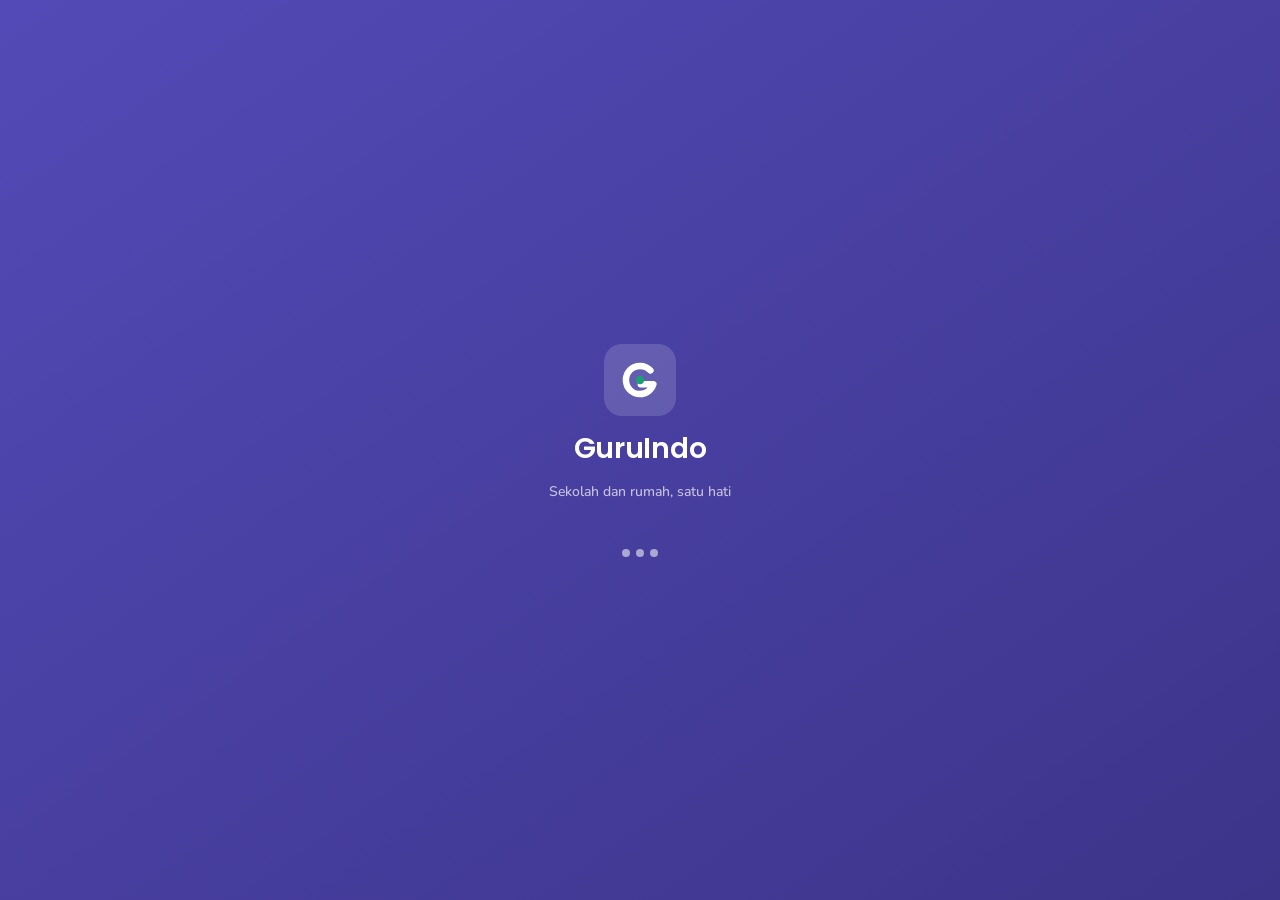
<file: index.html>
<!DOCTYPE html>
<html lang="id">
<head>
  <meta charset="UTF-8">
  <meta name="viewport" content="width=device-width, initial-scale=1.0, viewport-fit=cover">
  <meta name="theme-color" content="#534AB7">
  <meta name="apple-mobile-web-app-capable" content="yes">
  <meta name="apple-mobile-web-app-status-bar-style" content="black-translucent">
  <meta name="apple-mobile-web-app-title" content="GuruIndo">
  <meta name="description" content="Sekolah dan rumah, satu hati">
  <title>GuruIndo</title>
  <link rel="icon" type="image/svg+xml" href="favicon.svg">
  <link rel="apple-touch-icon" href="favicon.svg">
  <link rel="manifest" href="manifest.json">
  <link rel="stylesheet" href="css/main.css">
  <link rel="preconnect" href="https://fonts.googleapis.com">
  <link href="https://fonts.googleapis.com/css2?family=Poppins:wght@500;600&family=Nunito:wght@400;500;600&display=swap" rel="stylesheet">
</head>
<body class="splash-page">
  <div class="splash-wrap">
    <!-- Logo GuruIndo -->
    <svg width="72" height="72" viewBox="0 0 72 72" fill="none">
      <rect width="72" height="72" rx="18" fill="rgba(255,255,255,0.15)"/>
      <path d="M46.41 26.44 C43.88 23.62 40.22 21.94 36 21.94 C28.12 21.94 21.94 28.27 21.94 36 C21.94 43.73 28.12 50.06 36 50.06 C42.19 50.06 47.53 45.98 49.36 40.22 H36.84"
        stroke="white" stroke-width="6.47"
        stroke-linecap="round" stroke-linejoin="round" fill="none"/>
      <circle cx="36" cy="36" r="4.22" fill="#1D9E75"/>
    </svg>

    <h1 class="splash-brand">GuruIndo</h1>
    <p class="splash-tagline">Sekolah dan rumah, satu hati</p>

    <div class="splash-dots">
      <span></span>
      <span></span>
      <span></span>
    </div>
  </div>

  <script>
    // Penjaga offline: kalau browser tahu pasti offline saat splash dimuat,
    // langsung ke layar "Koneksi terputus". Mencegah splash muter selamanya
    // karena import supabase.js (esm.sh) tak bisa diambil saat offline.
    if (!navigator.onLine) {
      window.location.href = 'offline.html'
    }
  </script>
  <script type="module" src="js/app.js"></script>
  <script>
    // Daftarkan service worker — syarat agar browser memunculkan prompt "Pasang"
    if ('serviceWorker' in navigator) {
      window.addEventListener('load', () => {
        navigator.serviceWorker.register('sw.js').catch(() => {})
      })
    }
  </script>
</body>
</html>
</file>
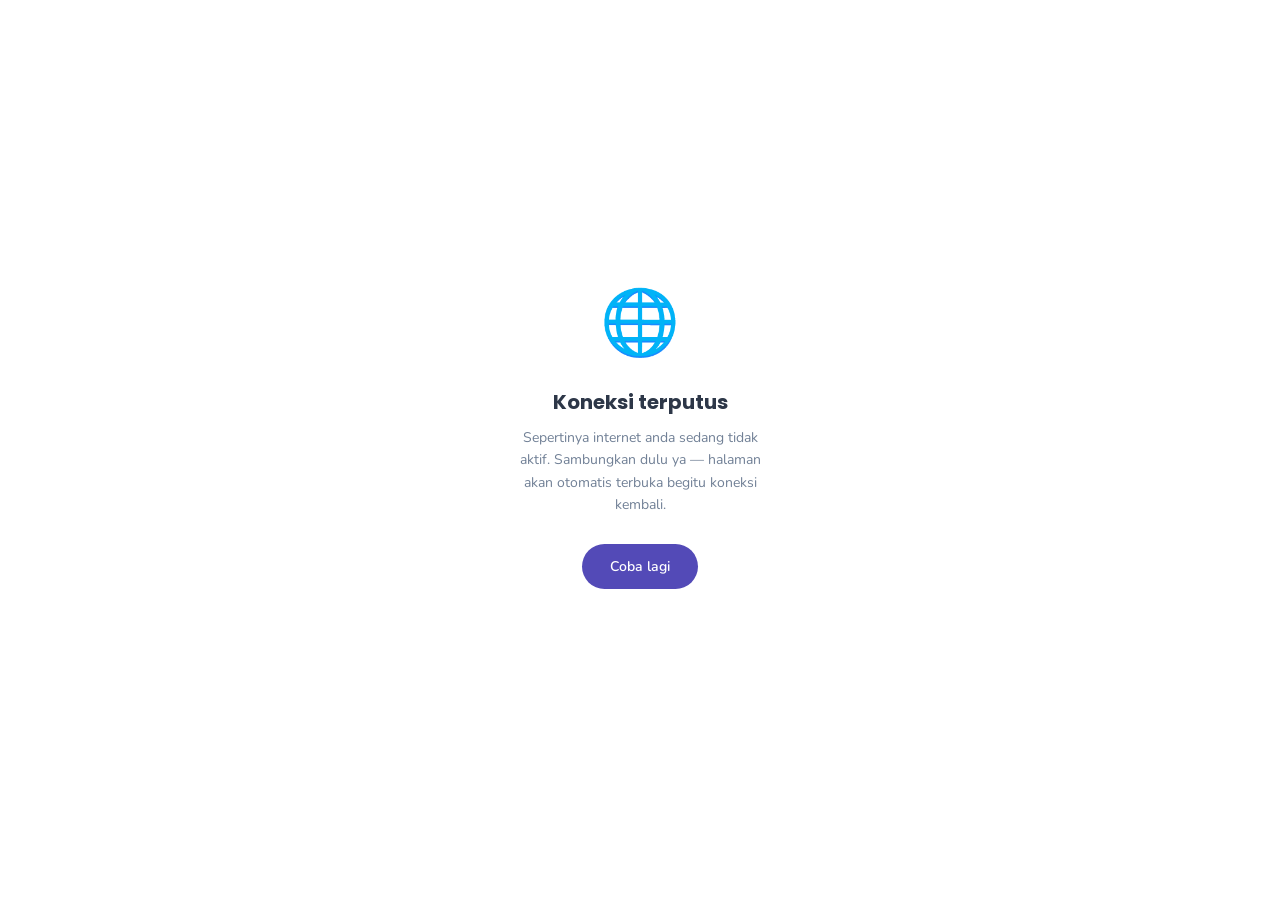
<file: offline.html>
<!DOCTYPE html>
<html lang="id">
<head>
  <meta charset="UTF-8">
  <meta name="viewport" content="width=device-width, initial-scale=1.0">
  <meta name="theme-color" content="#534AB7">
  <title>GuruIndo — Offline</title>
  <link rel="stylesheet" href="css/main.css">
  <link href="https://fonts.googleapis.com/css2?family=Poppins:wght@500;600&family=Nunito:wght@400;500;600&display=swap" rel="stylesheet">
  <style>
    body {
      background: white;
      display: flex;
      align-items: center;
      justify-content: center;
      min-height: 100dvh;
    }
    .konten {
      text-align: center;
      padding: 40px 32px;
      max-width: 320px;
    }
    .ikon { font-size: 64px; margin-bottom: 20px; }
    h1 { font-size: 20px; color: var(--teks-utama); margin-bottom: 10px; }
    p { font-size: 14px; color: var(--teks-muted); line-height: 1.6; margin-bottom: 28px; }
    button {
      padding: 13px 28px;
      background: var(--ungu);
      color: white;
      border-radius: 999px;
      font-size: 14px;
      font-family: 'Nunito', sans-serif;
      font-weight: 600;
      border: none;
      cursor: pointer;
    }
  </style>
</head>
<body>
  <div class="konten">
    <div class="ikon">🌐</div>
    <h1>Koneksi terputus</h1>
    <p>Sepertinya internet anda sedang tidak aktif. Sambungkan dulu ya — halaman akan otomatis terbuka begitu koneksi kembali.</p>
    <button id="btn-coba">Coba lagi</button>
    <p id="status-offline" style="margin-top:14px;margin-bottom:0;font-size:13px;color:var(--teks-ringan);min-height:18px"></p>
  </div>
  <script>
    var btn = document.getElementById('btn-coba')
    var stat = document.getElementById('status-offline')

    function cobaLagi() {
      if (navigator.onLine === false) {
        stat.textContent = 'Masih offline — menunggu koneksi kembali...'
        return
      }
      stat.textContent = 'Menyambungkan...'
      location.reload()
    }

    btn.addEventListener('click', cobaLagi)

    // Auto-pulih: begitu browser mendeteksi online lagi, muat ulang sendiri.
    window.addEventListener('online', function () {
      stat.textContent = 'Koneksi kembali — memuat ulang...'
      location.reload()
    })
  </script>
</body>
</html>
</file>
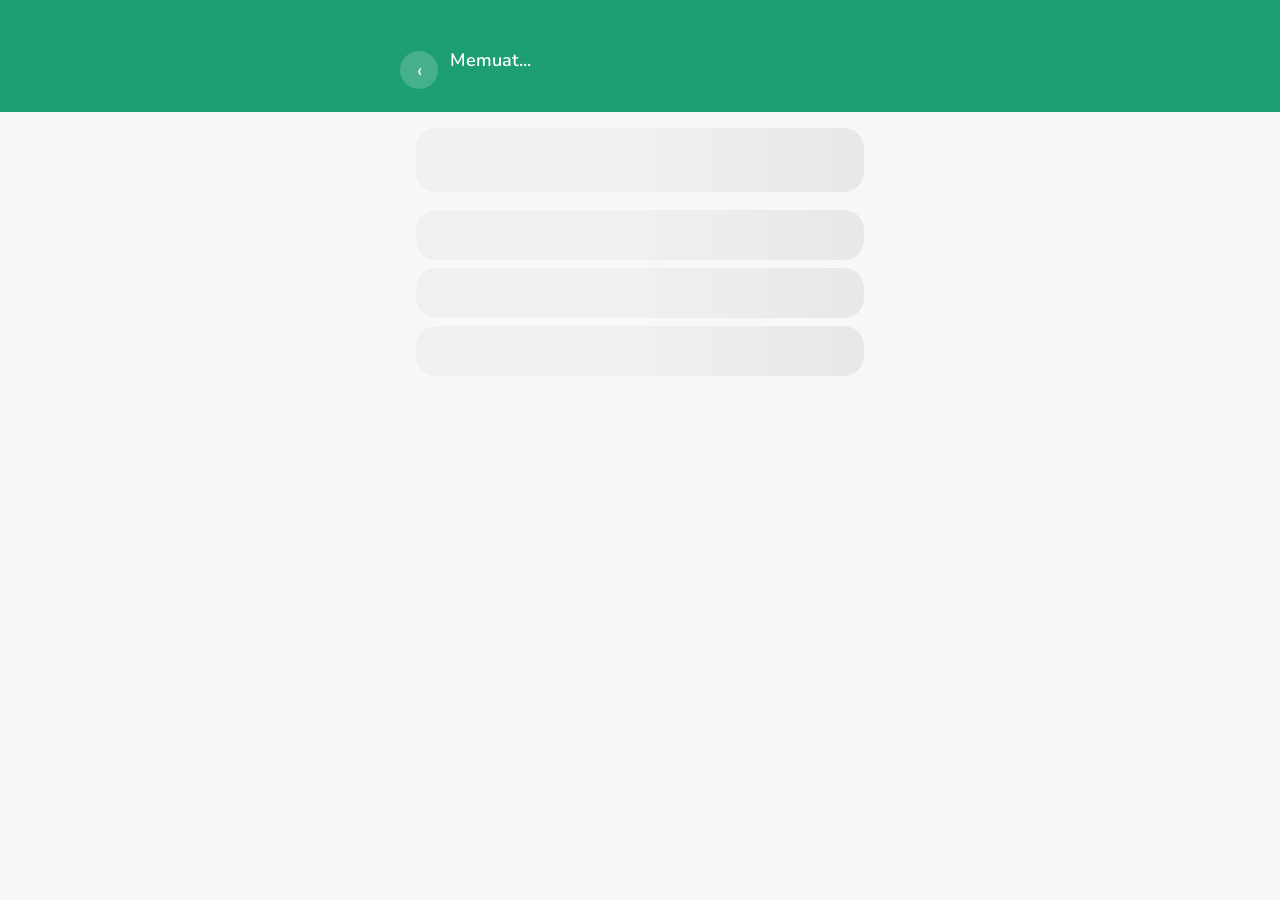
<file: pages/absensi-anak.html>
<!DOCTYPE html>
<html lang="id">
<head>
  <meta charset="UTF-8">
  <meta name="viewport" content="width=device-width, initial-scale=1.0, viewport-fit=cover">
  <meta name="theme-color" content="#1D9E75">
  <title>GuruIndo — Kehadiran Anak</title>
  <link rel="icon" type="image/svg+xml" href="../favicon.svg">
  <link rel="apple-touch-icon" href="../favicon.svg">
  <link rel="stylesheet" href="../css/main.css">
  <link rel="stylesheet" href="../css/components.css">
  <link href="https://fonts.googleapis.com/css2?family=Poppins:wght@500;600&family=Nunito:wght@400;500;600&display=swap" rel="stylesheet">
  <style>
    body { background: var(--bg-abu); }

    /* ── Header teal dengan tombol kembali ── */
    .header {
      background: var(--teal);
      padding: 48px max(20px, calc((100% - 480px) / 2)) 20px;
      padding-top: calc(48px + env(safe-area-inset-top));
    }
    .header-baris { display: flex; align-items: center; gap: 12px; }
    .btn-kembali {
      width: 38px; height: 38px; flex-shrink: 0;
      background: rgba(255,255,255,0.18);
      border-radius: 50%; border: none; cursor: pointer;
      display: flex; align-items: center; justify-content: center;
      font-size: 20px; color: white;
      -webkit-tap-highlight-color: transparent;
    }
    .judul-anak { color: white; font-size: 18px; font-weight: 600;
      white-space: nowrap; overflow: hidden; text-overflow: ellipsis; }
    .sub-anak { color: rgba(255,255,255,0.75); font-size: 13px; margin-top: 2px; }

    /* ── Konten ── */
    .konten {
      padding: 16px;
      padding-bottom: calc(32px + env(safe-area-inset-bottom));
      max-width: 480px; margin: 0 auto;
    }

    /* ── Ringkasan hitung ── */
    .ringkasan {
      display: grid; grid-template-columns: repeat(4, 1fr);
      gap: 8px; margin-bottom: 18px;
    }
    .kotak-hitung {
      background: white; border-radius: var(--radius-besar);
      padding: 12px 6px; text-align: center;
    }
    .angka-hitung { font-size: 20px; font-weight: 600; font-family: 'Poppins', sans-serif; }
    .label-hitung { font-size: 11px; color: var(--teks-muted); margin-top: 2px; }
    .c-hadir { color: #1D9E75; }
    .c-izin  { color: #2563EB; }
    .c-sakit { color: #D97706; }
    .c-alpa  { color: #DC2626; }

    .seksi-judul {
      font-size: 13px; font-weight: 600; color: var(--teks-muted);
      text-transform: uppercase; letter-spacing: 0.06em; margin: 4px 0 10px;
    }

    /* ── Baris riwayat ── */
    .baris-hari {
      background: white; border-radius: var(--radius-besar);
      padding: 13px 16px; margin-bottom: 8px;
      display: flex; align-items: center; gap: 12px;
    }
    .tgl-box { flex: 1; min-width: 0; }
    .tgl-utama { font-size: 14px; font-weight: 600; color: var(--teks-utama); }
    .tgl-catatan { font-size: 12px; color: var(--teks-muted); margin-top: 3px;
      white-space: nowrap; overflow: hidden; text-overflow: ellipsis; }
    .pil {
      font-size: 12px; font-weight: 600; padding: 4px 12px;
      border-radius: 999px; flex-shrink: 0;
    }
    .pil-hadir { background: #E6F6EF; color: #1D9E75; }
    .pil-izin  { background: #E8F0FE; color: #2563EB; }
    .pil-sakit { background: #FEF3E2; color: #D97706; }
    .pil-alpa  { background: #FDE8E8; color: #DC2626; }

    /* ── Skeleton ── */
    .skeleton {
      background: linear-gradient(90deg,#f0f0f0 25%,#e8e8e8 50%,#f0f0f0 75%);
      background-size: 200% 100%; animation: shimmer 1.3s infinite;
      border-radius: var(--radius-besar); height: 50px; margin-bottom: 8px;
    }
    @keyframes shimmer { 0% { background-position: -200% 0; } 100% { background-position: 200% 0; } }

    /* ── Sheet ajukan ── */
    .overlay { display: none; position: fixed; inset: 0; background: rgba(0,0,0,0.38); z-index: 100; }
    .sheet {
      display: none; position: fixed; bottom: 0; left: 0; right: 0;
      background: white; border-radius: 20px 20px 0 0;
      padding: 20px 20px calc(20px + env(safe-area-inset-bottom));
      z-index: 101; max-width: 480px; margin: 0 auto;
      max-height: 88vh; overflow-y: auto;
    }
    .sheet-handle { width: 36px; height: 4px; background: #E5E7EB; border-radius: 2px; margin: 0 auto 16px; }
    .sheet-judul { font-size: 16px; font-weight: 700; color: var(--teks-utama); margin-bottom: 4px; }
    .sheet-sub { font-size: 13px; color: var(--teks-muted); margin-bottom: 16px; }
    .pilih-jenis {
      flex: 1; padding: 12px; border-radius: var(--radius-sedang);
      border: 1.5px solid var(--garis); background: white; cursor: pointer;
      font-size: 14px; font-weight: 600; color: var(--teks-muted);
      font-family: 'Nunito', sans-serif; -webkit-tap-highlight-color: transparent;
    }
    .pilih-jenis.aktif { border-color: var(--teal); background: var(--teal-muda); color: var(--teal-gelap); }

    /* ── Blok upload foto surat dokter (muncul saat 'sakit') ── */
    .foto-grup { display: none; margin-top: 14px; }
    .foto-grup.tampil { display: block; }
    .foto-drop {
      border: 1.5px dashed var(--garis); border-radius: var(--radius-sedang);
      padding: 18px; text-align: center; cursor: pointer; background: #FAFAFA;
      -webkit-tap-highlight-color: transparent;
    }
    .foto-drop:active { background: #F1F1F1; }
    .foto-drop-ikon { font-size: 26px; }
    .foto-drop-teks { font-size: 13px; color: var(--teks-muted); margin-top: 4px; }
    .foto-hint { font-size: 11px; color: var(--teks-muted); margin-top: 6px; }
    .foto-preview-wrap { position: relative; margin-top: 10px; display: none; }
    .foto-preview-wrap.tampil { display: block; }
    .foto-preview {
      width: 100%; max-height: 220px; object-fit: contain;
      border-radius: var(--radius-sedang); border: 1px solid var(--garis); background: #fff;
    }
    .foto-ganti {
      position: absolute; top: 8px; right: 8px;
      background: rgba(0,0,0,.6); color: #fff; border: none;
      border-radius: 999px; padding: 6px 12px; font-size: 12px; font-weight: 700;
      cursor: pointer; font-family: 'Nunito', sans-serif;
    }

    /* ── Penanda foto pada kartu riwayat ── */
    .pj-foto { font-size: 12px; margin-top: 6px; }
    .pj-foto a { color: var(--teal-gelap); font-weight: 700; text-decoration: none; }
    .pj-foto-belum { font-size: 12px; margin-top: 6px; color: #DC2626; font-weight: 600; }

    /* ── Kartu riwayat pengajuan ── */
    .kartu-pengajuan {
      background: white; border-radius: var(--radius-besar);
      padding: 13px 16px; margin-bottom: 8px;
    }
    .pj-baris1 { display: flex; align-items: center; justify-content: space-between; gap: 10px; }
    .pj-jenis { font-size: 14px; font-weight: 600; color: var(--teks-utama); }
    .pj-tgl { font-size: 12px; color: var(--teks-muted); margin-top: 3px; }
    .pj-alasan { font-size: 13px; color: var(--teks-utama); margin-top: 6px; line-height: 1.45; }
    .pj-catatan { font-size: 12px; color: var(--teks-muted); margin-top: 6px; font-style: italic; }
    .pil-status {
      font-size: 11px; font-weight: 700; padding: 4px 10px; border-radius: 999px; flex-shrink: 0;
    }
    .ps-menunggu  { background: #FEF3C7; color: #92400E; }
    .ps-disetujui { background: #E6F6EF; color: #1D9E75; }
    .ps-ditolak   { background: #FDE8E8; color: #DC2626; }</style>
</head>
<body>

<!-- ── HEADER ── -->
<div class="header">
  <div class="header-baris">
    <button class="btn-kembali" onclick="window.location.href='beranda-ortu.html'" aria-label="Kembali">‹</button>
    <div style="min-width:0">
      <div class="judul-anak" id="el-nama-anak">Memuat...</div>
      <div class="sub-anak" id="el-sub-anak">&nbsp;</div>
    </div>
  </div>
</div>

<!-- ── KONTEN ── -->
<div class="konten">

  <!-- Skeleton -->
  <div id="el-loading">
    <div class="skeleton" style="height:64px;margin-bottom:18px"></div>
    <div class="skeleton"></div>
    <div class="skeleton"></div>
    <div class="skeleton"></div>
  </div>

  <!-- Isi (diisi JS) -->
  <div id="el-isi" style="display:none">
    <div class="ringkasan">
      <div class="kotak-hitung"><div class="angka-hitung c-hadir" id="n-hadir">0</div><div class="label-hitung">Hadir</div></div>
      <div class="kotak-hitung"><div class="angka-hitung c-izin"  id="n-izin">0</div><div class="label-hitung">Izin</div></div>
      <div class="kotak-hitung"><div class="angka-hitung c-sakit" id="n-sakit">0</div><div class="label-hitung">Sakit</div></div>
      <div class="kotak-hitung"><div class="angka-hitung c-alpa"  id="n-alpa">0</div><div class="label-hitung">Alpa</div></div>
    </div>
    <div class="seksi-judul">Riwayat Kehadiran</div>
    <div id="el-daftar"></div>
  </div>

  <!-- Empty -->
  <div id="el-kosong" class="state-kosong" style="display:none">
    <div class="state-kosong-ikon">🗓️</div>
    <div class="state-kosong-judul">Belum ada catatan kehadiran</div>
    <div class="state-kosong-teks">Kehadiran akan muncul di sini setelah guru menutup absensi harian.</div>
  </div>

  <!-- Error -->
  <div id="el-error" class="state-kosong" style="display:none">
    <div class="state-kosong-ikon">😕</div>
    <div class="state-kosong-judul">Tidak bisa memuat</div>
    <div class="state-kosong-teks">Cek koneksi internetmu, lalu coba lagi.</div>
    <button class="btn btn-teal" id="btn-coba-lagi">Coba Lagi</button>
  </div>

  <!-- ── Pengajuan izin/sakit (tampil setelah data anak termuat) ── -->
  <div id="blok-ajukan" style="display:none; margin-top:22px">
    <button class="btn btn-teal btn-blok" id="btn-buka-ajukan">📝 Ajukan izin / sakit</button>
    <div class="seksi-judul" style="margin-top:22px">Riwayat Pengajuan</div>
    <div id="el-pengajuan"></div>
    <div id="pengajuan-kosong" style="font-size:13px;color:var(--teks-muted);
      text-align:center;padding:14px 0">Belum ada pengajuan.</div>
  </div>

</div>

<!-- ── Sheet form ajukan ── -->
<div class="overlay" id="ov-ajukan"></div>
<div class="sheet" id="sheet-ajukan">
  <div class="sheet-handle"></div>
  <div class="sheet-judul">Ajukan izin / sakit</div>
  <div class="sheet-sub">Kabari guru kalau anak berhalangan hadir.</div>

  <div class="input-grup">
    <label class="input-label">Jenis</label>
    <div style="display:flex;gap:8px">
      <button class="pilih-jenis aktif" data-jenis="izin" type="button">📝 Izin</button>
      <button class="pilih-jenis" data-jenis="sakit" type="button">🤒 Sakit</button>
    </div>
  </div>

  <div style="display:flex;gap:10px;margin-top:14px">
    <div class="input-grup" style="flex:1">
      <label class="input-label">Dari tanggal</label>
      <input class="input-field" type="date" id="aj-dari">
    </div>
    <div class="input-grup" style="flex:1">
      <label class="input-label">Sampai tanggal</label>
      <input class="input-field" type="date" id="aj-sampai">
    </div>
  </div>

  <div class="input-grup" style="margin-top:14px">
    <label class="input-label">Alasan</label>
    <textarea class="input-field" id="aj-alasan" rows="3"
      placeholder="Contoh: demam, kontrol ke dokter, acara keluarga..."
      style="resize:none;font-family:'Nunito',sans-serif"></textarea>
  </div>

  <!-- ── Foto surat dokter: hanya muncul & wajib saat jenis = sakit ── -->
  <div class="foto-grup" id="aj-foto-grup">
    <label class="input-label">Foto surat dokter <span style="color:#DC2626">*</span></label>
    <div class="foto-drop" id="aj-foto-drop">
      <div class="foto-drop-ikon">📷</div>
      <div class="foto-drop-teks">Ketuk untuk ambil / pilih foto</div>
    </div>
    <div class="foto-hint">Wajib untuk pengajuan sakit. Foto akan dikecilkan otomatis.</div>
    <div class="foto-preview-wrap" id="aj-foto-preview-wrap">
      <img class="foto-preview" id="aj-foto-preview" alt="Pratinjau surat dokter">
      <button type="button" class="foto-ganti" id="aj-foto-ganti">Ganti</button>
    </div>
    <!-- input file disembunyikan; dipicu dari .foto-drop -->
    <input type="file" id="aj-foto-input" accept="image/*" capture="environment" style="display:none">
  </div>

  <div class="error-kotak" id="aj-err" style="margin-top:10px"></div>

  <button class="btn btn-teal btn-blok" id="btn-kirim-ajukan" style="margin-top:14px">Kirim pengajuan</button>
  <button class="btn btn-ghost btn-blok" id="btn-batal-ajukan" style="margin-top:8px">Batal</button>
</div>

<script type="module">
  import { supabase } from '../js/supabase.js'
  import { toast } from '../js/ui.js'

  ;(async () => {

  // ── 1. Cek sesi ──
  const { data: { user } } = await supabase.auth.getUser()
  if (!user) { window.location.href = 'masuk.html'; return }

  // ── 2. Ambil murid_id dari query ──
  const params  = new URLSearchParams(window.location.search)
  const muridId = params.get('murid')
  if (!muridId) { window.location.href = 'beranda-ortu.html'; return }

  const elLoading = document.getElementById('el-loading')
  const elIsi     = document.getElementById('el-isi')
  const elKosong  = document.getElementById('el-kosong')
  const elError   = document.getElementById('el-error')

  function tampilkan(yang) {
    elLoading.style.display = yang === 'loading' ? 'block' : 'none'
    elIsi.style.display     = yang === 'isi'     ? 'block' : 'none'
    elKosong.style.display  = yang === 'kosong'  ? 'block' : 'none'
    elError.style.display   = yang === 'error'   ? 'block' : 'none'
  }

  const labelStatus = {
    hadir: { teks: 'Hadir', kelas: 'pil-hadir' },
    izin:  { teks: 'Izin',  kelas: 'pil-izin'  },
    sakit: { teks: 'Sakit', kelas: 'pil-sakit' },
    alpa:  { teks: 'Alpa',  kelas: 'pil-alpa'  },
  }
  const namaBulan = ['Jan','Feb','Mar','Apr','Mei','Jun','Jul','Agu','Sep','Okt','Nov','Des']
  const namaHari  = ['Min','Sen','Sel','Rab','Kam','Jum','Sab']

  function formatTanggal(isoStr) {
    // isoStr = 'YYYY-MM-DD' (date dari Postgres). Parse manual agar tidak
    // tergeser timezone browser.
    const [y, m, d] = isoStr.split('-').map(Number)
    const tgl = new Date(y, m - 1, d)
    return `${namaHari[tgl.getDay()]}, ${d} ${namaBulan[m - 1]} ${y}`
  }

  async function muat() {
    tampilkan('loading')

    // Nama anak (RLS: ortu hanya bisa lihat anaknya sendiri)
    const { data: murid, error: errMurid } = await supabase
      .from('murid')
      .select('nama, kelas ( nama_kelas )')
      .eq('id', muridId)
      .maybeSingle()

    if (errMurid) { tampilkan('error'); return }
    if (!murid) {
      // Tidak berhak / anak tak terhubung
      tampilkan('kosong')
      document.getElementById('el-nama-anak').textContent = 'Anak'
      document.getElementById('el-sub-anak').textContent  = ''
      return
    }

    document.getElementById('el-nama-anak').textContent = murid.nama
    document.getElementById('el-sub-anak').textContent  = murid.kelas?.nama_kelas || ''

    // Anak valid -> tampilkan blok pengajuan & muat riwayatnya
    document.getElementById('blok-ajukan').style.display = 'block'
    muatPengajuan()

    // Rekap kehadiran — fungsi sudah ada di tahap2-absensi.sql
    const { data: rekap, error: errRekap } = await supabase
      .rpc('rekap_absensi_murid', { p_murid_id: muridId })

    if (errRekap) { tampilkan('error'); return }

    if (!rekap || rekap.length === 0) { tampilkan('kosong'); return }

    // Hitung ringkasan
    const hitung = { hadir: 0, izin: 0, sakit: 0, alpa: 0 }
    rekap.forEach(r => { if (hitung[r.status] !== undefined) hitung[r.status]++ })
    document.getElementById('n-hadir').textContent = hitung.hadir
    document.getElementById('n-izin').textContent  = hitung.izin
    document.getElementById('n-sakit').textContent = hitung.sakit
    document.getElementById('n-alpa').textContent  = hitung.alpa

    // Daftar baris
    const kontainer = document.getElementById('el-daftar')
    kontainer.innerHTML = ''
    rekap.forEach(r => {
      const info = labelStatus[r.status] || { teks: r.status, kelas: 'pil-hadir' }
      const el = document.createElement('div')
      el.className = 'baris-hari'
      el.innerHTML = `
        <div class="tgl-box">
          <div class="tgl-utama">${formatTanggal(r.tanggal)}</div>
          ${r.catatan ? `<div class="tgl-catatan">📝 ${r.catatan}</div>` : ''}
        </div>
        <span class="pil ${info.kelas}">${info.teks}</span>
      `
      kontainer.appendChild(el)
    })

    tampilkan('isi')
  }

  document.getElementById('btn-coba-lagi').addEventListener('click', muat)

  // ════════ PENGAJUAN IZIN/SAKIT ════════
  const PJ_STATUS = {
    menunggu:  { teks: 'Menunggu',  kelas: 'ps-menunggu'  },
    disetujui: { teks: 'Disetujui', kelas: 'ps-disetujui' },
    ditolak:   { teks: 'Ditolak',   kelas: 'ps-ditolak'   },
  }
  const PJ_JENIS = { izin: '📝 Izin', sakit: '🤒 Sakit' }

  function rentangTeks(dari, sampai) {
    if (dari === sampai) return formatTanggal(dari)
    return formatTanggal(dari) + ' s/d ' + formatTanggal(sampai)
  }

  async function muatPengajuan() {
    const { data, error } = await supabase
      .rpc('daftar_pengajuan_anak', { p_murid_id: muridId })
    const wrap   = document.getElementById('el-pengajuan')
    const kosong = document.getElementById('pengajuan-kosong')
    if (error) { wrap.innerHTML = ''; kosong.style.display = 'block'; return }
    if (!data || data.length === 0) { wrap.innerHTML = ''; kosong.style.display = 'block'; return }
    kosong.style.display = 'none'
    wrap.innerHTML = ''
    data.forEach(p => {
      const s = PJ_STATUS[p.status] || PJ_STATUS.menunggu
      const el = document.createElement('div')
      el.className = 'kartu-pengajuan'
      el.innerHTML = `
        <div class="pj-baris1">
          <div>
            <div class="pj-jenis">${PJ_JENIS[p.jenis_izin] || p.jenis_izin}</div>
            <div class="pj-tgl">${rentangTeks(p.tgl_dari, p.tgl_sampai)}</div>
          </div>
          <span class="pil-status ${s.kelas}">${s.teks}</span>
        </div>
        <div class="pj-alasan">${p.alasan}</div>
        ${p.catatan_guru ? `<div class="pj-catatan">Catatan guru: ${p.catatan_guru}</div>` : ''}
        ${p.jenis_izin === 'sakit'
          ? (p.foto_path
              ? `<div class="pj-foto"><a href="#" data-foto="${p.foto_path}">📎 Lihat surat dokter</a></div>`
              : `<div class="pj-foto-belum">⚠️ Foto surat dokter belum terkirim</div>`)
          : ''}
      `
      // Link "Lihat surat dokter" -> buat signed URL saat diklik (bucket private)
      const linkFoto = el.querySelector('[data-foto]')
      if (linkFoto) {
        linkFoto.addEventListener('click', async (e) => {
          e.preventDefault()
          const path = linkFoto.getAttribute('data-foto')
          const { data, error } = await supabase
            .storage.from('surat-dokter').createSignedUrl(path, 300)
          if (error || !data?.signedUrl) { toast('Gagal membuka foto. Coba lagi ya.', 'error'); return }
          window.open(data.signedUrl, '_blank')
        })
      }
      wrap.appendChild(el)
    })
  }

  // ── Sheet form ──
  const ovAjukan    = document.getElementById('ov-ajukan')
  const sheetAjukan = document.getElementById('sheet-ajukan')
  let jenisDipilih  = 'izin'
  let fotoBlob      = null   // hasil kompres siap-upload (null = belum ada foto)

  const fotoGrup    = document.getElementById('aj-foto-grup')
  const fotoInput   = document.getElementById('aj-foto-input')
  const fotoDrop    = document.getElementById('aj-foto-drop')
  const fotoPrevWr  = document.getElementById('aj-foto-preview-wrap')
  const fotoPrevImg = document.getElementById('aj-foto-preview')

  // Tampil/sembunyi blok foto sesuai jenis (wajib hanya untuk 'sakit')
  function perbaruiTampilFoto() {
    fotoGrup.classList.toggle('tampil', jenisDipilih === 'sakit')
  }

  // Reset pilihan foto
  function resetFoto() {
    fotoBlob = null
    fotoInput.value = ''
    fotoPrevImg.removeAttribute('src')
    fotoPrevWr.classList.remove('tampil')
    fotoDrop.style.display = ''
  }

  // Kompres foto pakai canvas: maks sisi 1280px, JPEG ~0.7. Tanpa library.
  function kompresFoto(file) {
    return new Promise((resolve, reject) => {
      const img = new Image()
      const url = URL.createObjectURL(file)
      img.onload = () => {
        URL.revokeObjectURL(url)
        const maks = 1280
        let { width, height } = img
        if (width > maks || height > maks) {
          if (width >= height) { height = Math.round(height * maks / width); width = maks }
          else { width = Math.round(width * maks / height); height = maks }
        }
        const canvas = document.createElement('canvas')
        canvas.width = width; canvas.height = height
        canvas.getContext('2d').drawImage(img, 0, 0, width, height)
        canvas.toBlob(
          (blob) => blob ? resolve(blob) : reject(new Error('gagal kompres')),
          'image/jpeg', 0.7
        )
      }
      img.onerror = () => { URL.revokeObjectURL(url); reject(new Error('gagal baca gambar')) }
      img.src = url
    })
  }

  // Pilih file -> kompres -> preview
  fotoDrop.addEventListener('click', () => fotoInput.click())
  document.getElementById('aj-foto-ganti').addEventListener('click', () => fotoInput.click())
  fotoInput.addEventListener('change', async () => {
    const file = fotoInput.files && fotoInput.files[0]
    if (!file) return
    if (!file.type.startsWith('image/')) { ajErr('File harus berupa foto ya, Pak/Bu.'); fotoInput.value=''; return }
    try {
      fotoBlob = await kompresFoto(file)
      fotoPrevImg.src = URL.createObjectURL(fotoBlob)
      fotoPrevWr.classList.add('tampil')
      fotoDrop.style.display = 'none'
      document.getElementById('aj-err').classList.remove('tampil')
    } catch (_) {
      fotoBlob = null
      ajErr('Foto gagal diproses. Coba foto lain ya.')
    }
  })

  function hariIniISO() {
    const d = new Date()
    const mm = String(d.getMonth() + 1).padStart(2, '0')
    const dd = String(d.getDate()).padStart(2, '0')
    return `${d.getFullYear()}-${mm}-${dd}`
  }

  function bukaAjukan() {
    const ini = hariIniISO()
    document.getElementById('aj-dari').value   = ini
    document.getElementById('aj-dari').min     = ini
    document.getElementById('aj-sampai').value = ini
    document.getElementById('aj-sampai').min   = ini
    document.getElementById('aj-alasan').value = ''
    document.getElementById('aj-err').classList.remove('tampil')
    jenisDipilih = 'izin'
    document.querySelectorAll('.pilih-jenis').forEach(b =>
      b.classList.toggle('aktif', b.getAttribute('data-jenis') === 'izin'))
    resetFoto()
    perbaruiTampilFoto()
    ovAjukan.style.display = 'block'
    sheetAjukan.style.display = 'block'
  }
  function tutupAjukan() {
    ovAjukan.style.display = 'none'
    sheetAjukan.style.display = 'none'
  }

  document.getElementById('btn-buka-ajukan').addEventListener('click', bukaAjukan)
  document.getElementById('btn-batal-ajukan').addEventListener('click', tutupAjukan)
  ovAjukan.addEventListener('click', tutupAjukan)

  document.querySelectorAll('.pilih-jenis').forEach(btn => {
    btn.addEventListener('click', () => {
      jenisDipilih = btn.getAttribute('data-jenis')
      document.querySelectorAll('.pilih-jenis').forEach(b =>
        b.classList.toggle('aktif', b === btn))
      perbaruiTampilFoto()
    })
  })

  // Jaga: sampai >= dari
  document.getElementById('aj-dari').addEventListener('change', (e) => {
    const sampai = document.getElementById('aj-sampai')
    sampai.min = e.target.value
    if (sampai.value < e.target.value) sampai.value = e.target.value
  })

  function ajErr(pesan) {
    const el = document.getElementById('aj-err')
    el.textContent = pesan
    el.classList.add('tampil')
  }

  document.getElementById('btn-kirim-ajukan').addEventListener('click', async () => {
    const dari   = document.getElementById('aj-dari').value
    const sampai = document.getElementById('aj-sampai').value
    const alasan = document.getElementById('aj-alasan').value.trim()
    document.getElementById('aj-err').classList.remove('tampil')

    if (!dari || !sampai) return ajErr('Tanggalnya belum lengkap, Pak/Bu.')
    if (sampai < dari)    return ajErr('Tanggal selesai jangan sebelum tanggal mulai.')
    if (!alasan)          return ajErr('Mohon isi alasannya dulu ya.')
    // Foto WAJIB untuk sakit (dipaksa di UX; server tetap izinkan tanpa foto - Q1=A)
    if (jenisDipilih === 'sakit' && !fotoBlob)
      return ajErr('Untuk sakit, mohon lampirkan foto surat dokter dulu ya.')

    const btn = document.getElementById('btn-kirim-ajukan')
    btn.disabled = true; btn.textContent = 'Mengirim...'

    // 1) Buat pengajuannya dulu -> dapat pengajuan_id
    const { data, error } = await supabase.rpc('ajukan_izin', {
      p_murid_id: muridId, p_jenis: jenisDipilih,
      p_tgl_dari: dari, p_tgl_sampai: sampai, p_alasan: alasan
    })

    if (error) {
      btn.disabled = false; btn.textContent = 'Kirim pengajuan'
      const m = error.message || ''
      if (m.includes('beririsan')) return ajErr('Sudah ada pengajuan menunggu untuk tanggal itu.')
      if (m.includes('sudah lewat')) return ajErr('Tidak bisa untuk tanggal yang sudah lewat.')
      return ajErr('Gagal mengirim. Coba lagi ya?')
    }

    const pengajuanId = data && data.pengajuan_id

    // 2) Kalau sakit + ada foto: upload ke Storage lalu catat path-nya.
    //    Kalau upload/ catat GAGAL: pengajuan TETAP ada (Q1=A), beri tahu ortu
    //    fotonya belum terkirim & bisa diunggah ulang nanti dari riwayat.
    if (jenisDipilih === 'sakit' && fotoBlob && pengajuanId) {
      btn.textContent = 'Mengunggah foto...'
      const path = `${muridId}/${pengajuanId}.jpg`
      let fotoOk = false
      try {
        const up = await supabase.storage.from('surat-dokter')
          .upload(path, fotoBlob, { contentType: 'image/jpeg', upsert: true })
        if (!up.error) {
          const setRes = await supabase.rpc('set_foto_pengajuan', {
            p_pengajuan_id: pengajuanId, p_path: path
          })
          fotoOk = !setRes.error
        }
      } catch (_) { fotoOk = false }

      btn.disabled = false; btn.textContent = 'Kirim pengajuan'
      tutupAjukan()
      if (fotoOk) {
        toast('Pengajuan + foto terkirim, menunggu guru 🙏', 'sukses')
      } else {
        toast('Pengajuan terkirim, tapi foto gagal diunggah. Unggah ulang dari riwayat ya.', 'error')
      }
      muatPengajuan()
      return
    }

    // 3) Izin (tanpa foto), atau sakit tanpa foto (jalur fallback)
    btn.disabled = false; btn.textContent = 'Kirim pengajuan'
    tutupAjukan()
    toast('Pengajuan terkirim, menunggu guru 🙏', 'sukses')
    muatPengajuan()
  })

  muat()

  })()
</script>
</body>
</html>
</file>
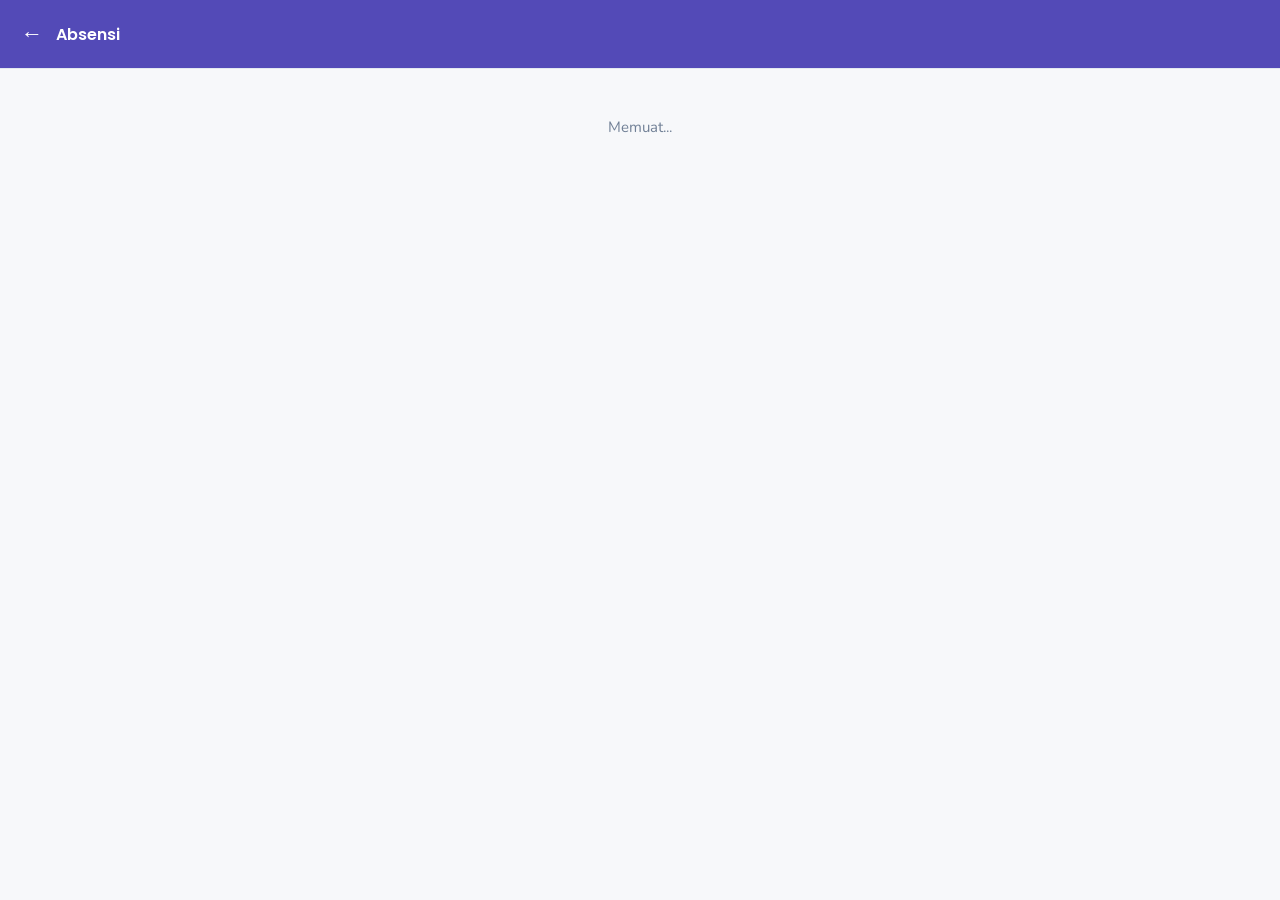
<file: pages/absensi.html>
<!DOCTYPE html>
<html lang="id">
<head>
  <meta charset="UTF-8">
  <meta name="viewport" content="width=device-width, initial-scale=1.0, viewport-fit=cover">
  <meta name="theme-color" content="#534AB7">
  <title>GuruIndo — Absensi</title>
  <link rel="icon" type="image/svg+xml" href="../favicon.svg">
  <link rel="apple-touch-icon" href="../favicon.svg">
  <link rel="stylesheet" href="../css/main.css">
  <link rel="stylesheet" href="../css/components.css">
  <link href="https://fonts.googleapis.com/css2?family=Poppins:wght@500;600&family=Nunito:wght@400;500;600;700&display=swap" rel="stylesheet">
  <style>
    body { background: var(--bg-abu); }

    .header-halaman {
      display: flex; align-items: center; gap: 6px;
      background: var(--ungu); color: white;
      padding: 16px 14px;
      padding-top: calc(16px + env(safe-area-inset-top));
    }
    .btn-kembali {
      width: 36px; height: 36px; border: none; background: none;
      color: white; font-size: 22px; cursor: pointer; border-radius: 50%;
      -webkit-tap-highlight-color: transparent;
    }
    .header-judul { font-size: 16px; font-weight: 600; font-family: 'Poppins'; }

    .konten { max-width: 480px; margin: 0 auto; padding: 16px;
      padding-bottom: calc(120px + env(safe-area-inset-bottom)); }

    .seksi-judul {
      font-size: 13px; font-weight: 700; color: var(--teks-muted);
      text-transform: uppercase; letter-spacing: 0.05em; margin: 4px 4px 10px;
    }

    /* Kartu kelas (pemilihan) */
    .kartu-kelas {
      background: white; border-radius: var(--radius-besar);
      padding: 14px 16px; margin-bottom: 10px;
      display: flex; align-items: center; gap: 14px;
      cursor: pointer; -webkit-tap-highlight-color: transparent;
    }
    .kartu-kelas:active { transform: scale(0.98); }
    .ikon-kelas { width: 46px; height: 46px; border-radius: 13px; background: var(--ungu-muda);
      display: flex; align-items: center; justify-content: center; font-size: 21px; flex-shrink: 0; }
    .nama-kelas { font-size: 14px; font-weight: 600; color: var(--teks-utama); }
    .meta-kelas { font-size: 12px; color: var(--teks-muted); margin-top: 3px; }

    /* Banner tanggal & keadaan */
    .banner-hari {
      background: white; border-radius: var(--radius-besar);
      padding: 14px 16px; margin-bottom: 14px;
    }
    .banner-tgl { font-size: 15px; font-weight: 700; color: var(--teks-utama); }
    .banner-sub { font-size: 12px; color: var(--teks-muted); margin-top: 3px; }
    .banner-status {
      display: inline-flex; align-items: center; gap: 6px;
      font-size: 12px; font-weight: 700; padding: 5px 12px;
      border-radius: var(--radius-bulat); margin-top: 10px;
    }
    .st-belum   { background: #FEF3C7; color: #92400E; }
    .st-ditutup { background: var(--teal-muda); color: var(--teal-gelap); }
    .st-libur   { background: #E2E8F0; color: var(--teks-muted); }

    /* Baris murid */
    .baris-murid {
      display: flex; align-items: center; gap: 12px;
      padding: 12px 14px; background: white;
      border-radius: var(--radius-sedang); margin-bottom: 8px;
    }
    .murid-avatar { width: 38px; height: 38px; border-radius: 50%;
      background: var(--ungu-muda); display: flex; align-items: center;
      justify-content: center; font-size: 17px; flex-shrink: 0; }
    .murid-info { flex: 1; min-width: 0; }
    .murid-nama { font-size: 14px; font-weight: 600; color: var(--teks-utama);
      white-space: nowrap; overflow: hidden; text-overflow: ellipsis; }
    .murid-status-kecil { font-size: 12px; margin-top: 2px; font-weight: 600; }

    /* Chip status pada baris (hadir default abu, lainnya berwarna) */
    .chip-pick {
      flex-shrink: 0; padding: 7px 12px; border-radius: var(--radius-bulat);
      font-size: 12px; font-weight: 700; cursor: pointer; border: none;
      background: var(--bg-abu); color: var(--teks-muted);
      -webkit-tap-highlight-color: transparent;
    }
    .chip-pick:active { transform: scale(0.95); }
    .chip-hadir { background: var(--teal-muda); color: var(--teal-gelap); }
    .chip-izin  { background: #DBEAFE; color: #1E40AF; }
    .chip-sakit { background: #FEF3C7; color: #92400E; }
    .chip-alpa  { background: #FEE2E2; color: #B91C1C; }

    .c-hadir { color: var(--teal-gelap); }
    .c-izin  { color: #1E40AF; }
    .c-sakit { color: #92400E; }
    .c-alpa  { color: #B91C1C; }
    .c-belum { color: var(--teks-ringan); }

    /* Bar aksi bawah (tutup / buka / libur) */
    .bar-aksi {
      position: fixed; bottom: 0; left: 0; right: 0;
      background: white; border-top: 1px solid var(--garis);
      padding: 12px 16px calc(12px + env(safe-area-inset-bottom));
      display: flex; flex-direction: column; gap: 8px;
      max-width: 480px; margin: 0 auto; z-index: 40;
    }
    .baris-tombol { display: flex; gap: 8px; }
    .baris-tombol .btn { flex: 1; }

    /* Bottom sheet pilih status */
    .overlay { display: none; position: fixed; inset: 0; background: rgba(0,0,0,0.38); z-index: 100; }
    .sheet {
      display: none; position: fixed; bottom: 0; left: 0; right: 0;
      background: white; border-radius: 20px 20px 0 0;
      padding: 20px 20px calc(20px + env(safe-area-inset-bottom));
      z-index: 101; max-width: 480px; margin: 0 auto;
    }
    .sheet-handle { width: 36px; height: 4px; background: #E5E7EB; border-radius: 2px; margin: 0 auto 16px; }
    .sheet-judul { font-size: 16px; font-weight: 700; color: var(--teks-utama); margin-bottom: 4px; }
    .sheet-sub { font-size: 13px; color: var(--teks-muted); margin-bottom: 16px; }
    .pilih-status { display: flex; flex-direction: column; gap: 8px; }
    .opsi-status {
      display: flex; align-items: center; gap: 12px;
      padding: 13px 14px; border-radius: var(--radius-sedang);
      border: 1.5px solid var(--garis); background: white;
      cursor: pointer; font-size: 14px; font-weight: 600; color: var(--teks-utama);
      -webkit-tap-highlight-color: transparent;
    }
    .opsi-status:active { transform: scale(0.98); }
    .opsi-ikon { font-size: 20px; }

    /* Kartu pengajuan ortu (sisi guru) */
    .kartu-pj {
      background: white; border-radius: var(--radius-sedang);
      padding: 13px 14px; margin-bottom: 8px;
      border-left: 3px solid #F59E0B;
    }
    .pj-atas { display: flex; align-items: center; justify-content: space-between; gap: 8px; }
    .pj-nama { font-size: 14px; font-weight: 700; color: var(--teks-utama); }
    .pj-badge { font-size: 11px; font-weight: 700; padding: 3px 9px; border-radius: 999px; flex-shrink: 0; }
    .pjb-izin  { background: #DBEAFE; color: #1E40AF; }
    .pjb-sakit { background: #FEF3C7; color: #92400E; }
    .pj-rentang { font-size: 12px; color: var(--teks-muted); margin-top: 4px; }
    .pj-alasan2 { font-size: 13px; color: var(--teks-utama); margin-top: 6px; line-height: 1.45; }
    .pj-foto2 { font-size: 12px; margin-top: 6px; }
    .pj-foto2 a { color: var(--teal-gelap); font-weight: 700; text-decoration: none; }
    .pj-foto2-belum { font-size: 12px; margin-top: 6px; color: #DC2626; font-weight: 600; }
    .pj-tombol { display: flex; gap: 8px; margin-top: 10px; }
    .pj-tombol .btn { flex: 1; padding: 9px; font-size: 13px; }
  </style>
</head>
<body>

<div class="header-halaman">
  <button class="btn-kembali" id="btn-kembali" aria-label="Kembali">←</button>
  <span class="header-judul" id="judul-header">Absensi</span>
</div>

<!-- Loading -->
<div id="el-loading" style="text-align:center;padding:48px 0;color:var(--teks-muted)">Memuat...</div>

<!-- Error -->
<div id="el-error" class="state-kosong" style="display:none">
  <div class="state-kosong-ikon">😕</div>
  <div class="state-kosong-judul">Tidak bisa memuat</div>
  <div class="state-kosong-teks">Cek koneksi internet kamu, lalu coba lagi.</div>
  <button class="btn btn-utama" id="btn-retry" style="margin-top:4px">Coba Lagi</button>
</div>

<!-- TAMPILAN A: pilih kelas -->
<div id="view-pilih" class="konten" style="display:none">
  <div class="seksi-judul">Pilih Kelas untuk Diabsen</div>
  <div id="daftar-kelas"></div>
  <div id="kelas-kosong" class="state-kosong" style="display:none;padding:32px 24px">
    <div class="state-kosong-ikon">🏫</div>
    <div class="state-kosong-judul">Belum ada kelas</div>
    <div class="state-kosong-teks">Daftarkan kelas dulu di beranda sebelum mengisi absensi.</div>
  </div>
</div>

<!-- TAMPILAN B: absen 1 kelas -->
<div id="view-absen" class="konten" style="display:none">

  <div class="banner-hari">
    <div class="banner-tgl" id="banner-tgl">—</div>
    <div class="banner-sub" id="banner-sub">Tandai hanya yang tidak masuk. Sisanya otomatis hadir.</div>
    <span class="banner-status st-belum" id="banner-status">Belum dikunci</span>
  </div>

  <!-- Pengajuan izin/sakit dari ortu (menunggu) -->
  <div id="wrap-pengajuan" style="display:none;margin-bottom:14px">
    <div class="seksi-judul">Pengajuan dari Orang Tua</div>
    <div id="daftar-pengajuan"></div>
  </div>

  <!-- Pesan hari Minggu / libur -->
  <div id="hari-tutup" class="state-kosong" style="display:none;padding:32px 24px">
    <div class="state-kosong-ikon" id="tutup-ikon">🌴</div>
    <div class="state-kosong-judul" id="tutup-judul">Hari libur</div>
    <div class="state-kosong-teks" id="tutup-teks">Tidak ada absensi hari ini.</div>
    <button class="btn btn-outline" id="btn-batal-libur" style="margin-top:4px;display:none">
      Batalkan libur
    </button>
  </div>

  <!-- Daftar murid -->
  <div id="wrap-murid">
    <div class="seksi-judul" id="judul-daftar">Daftar Murid</div>
    <div id="daftar-murid"></div>
  </div>
</div>

<!-- Bar aksi bawah -->
<div class="bar-aksi" id="bar-aksi" style="display:none">
  <div class="baris-tombol" id="baris-tutup">
    <button class="btn btn-outline" id="btn-libur">Hari ini libur</button>
    <button class="btn btn-teal" id="btn-tutup">✓ Tutup Absensi Hari Ini</button>
  </div>
  <div class="baris-tombol" id="baris-buka" style="display:none">
    <button class="btn btn-ghost" id="btn-buka">Buka kembali untuk ralat</button>
  </div>
</div>

<!-- Sheet pilih status -->
<div class="overlay" id="ov-status"></div>
<div class="sheet" id="sheet-status">
  <div class="sheet-handle"></div>
  <div class="sheet-judul" id="sheet-nama">Murid</div>
  <div class="sheet-sub">Pilih status kehadiran hari ini.</div>
  <div class="pilih-status">
    <button class="opsi-status" data-status="hadir"><span class="opsi-ikon">✅</span> Hadir</button>
    <button class="opsi-status" data-status="izin"><span class="opsi-ikon">📝</span> Izin</button>
    <button class="opsi-status" data-status="sakit"><span class="opsi-ikon">🤒</span> Sakit</button>
    <button class="opsi-status" data-status="alpa"><span class="opsi-ikon">❗</span> Alpa (tanpa kabar)</button>
  </div>
  <button class="btn btn-ghost btn-blok" id="btn-batal-status" style="margin-top:10px">Batal</button>
</div>

<script type="module">
  import { supabase } from '../js/supabase.js'
  import { toast, konfirmasi } from '../js/ui.js'

  ;(async () => {

  // ── Sesi & peran ──
  const { data: { user } } = await supabase.auth.getUser()
  if (!user) { window.location.href = 'masuk.html'; return }

  const { data: profil, error: errProfil } = await supabase
    .from('profil').select('peran').eq('id', user.id).maybeSingle()
  if (errProfil) {
    document.getElementById('el-loading').style.display = 'none'
    document.getElementById('btn-retry').setAttribute('onclick', 'location.reload()')
    document.getElementById('el-error').style.display = 'flex'
    return
  }
  if (!profil) { window.location.href = 'pilih-peran.html'; return }
  if (profil.peran === 'ortu') { window.location.href = 'beranda-ortu.html'; return }

  const params = new URLSearchParams(window.location.search)
  let kelasId = params.get('kelas')

  const LABEL = { hadir: 'Hadir', izin: 'Izin', sakit: 'Sakit', alpa: 'Alpa' }
  const CHIP  = { hadir: 'chip-hadir', izin: 'chip-izin', sakit: 'chip-sakit', alpa: 'chip-alpa' }
  const CTEKS = { hadir: 'c-hadir', izin: 'c-izin', sakit: 'c-sakit', alpa: 'c-alpa' }

  function show(id)  { document.getElementById(id).style.display = '' }
  function hide(id)  { document.getElementById(id).style.display = 'none' }
  function tampilError() {
    hide('el-loading'); hide('view-pilih'); hide('view-absen'); hide('bar-aksi')
    document.getElementById('el-error').style.display = 'flex'
  }

  document.getElementById('btn-kembali').addEventListener('click', () => {
    window.location.href = 'beranda-guru.html'
  })
  document.getElementById('btn-retry').addEventListener('click', () => location.reload())

  // ════════ TAMPILAN A: pilih kelas ════════
  async function muatPilihKelas() {
    hide('el-error'); hide('view-absen'); hide('bar-aksi')
    show('el-loading')

    const { data, error } = await supabase
      .from('guru_kelas')
      .select('kelas ( id, nama_kelas, sekolah ( nama ) )')
      .eq('guru_id', user.id)

    hide('el-loading')
    if (error) { tampilError(); return }

    const kontainer = document.getElementById('daftar-kelas')
    kontainer.innerHTML = ''
    show('view-pilih')

    const kelasList = (data || []).map(g => g.kelas).filter(Boolean)
    if (kelasList.length === 0) {
      document.getElementById('kelas-kosong').style.display = 'flex'
      return
    }
    document.getElementById('kelas-kosong').style.display = 'none'

    kelasList.forEach(k => {
      const el = document.createElement('div')
      el.className = 'kartu-kelas'
      el.innerHTML = `
        <div class="ikon-kelas">📋</div>
        <div style="flex:1;min-width:0">
          <div class="nama-kelas">${k.nama_kelas}</div>
          <div class="meta-kelas">${k.sekolah?.nama || ''}</div>
        </div>
        <span style="color:var(--teks-ringan);font-size:18px">›</span>`
      el.addEventListener('click', () => {
        window.location.href = 'absensi.html?kelas=' + k.id
      })
      kontainer.appendChild(el)
    })
  }

  // ════════ TAMPILAN B: absen 1 kelas ════════
  let keadaanHari = 'belum'   // 'belum' | 'ditutup' | 'libur'
  let isMinggu = false
  let muridCache = []

  function tglIndo(d) {
    const hari = ['Minggu','Senin','Selasa','Rabu','Kamis','Jumat','Sabtu']
    const bln  = ['Januari','Februari','Maret','April','Mei','Juni','Juli',
                  'Agustus','September','Oktober','November','Desember']
    return `${hari[d.getDay()]}, ${d.getDate()} ${bln[d.getMonth()]} ${d.getFullYear()}`
  }

  async function muatAbsen() {
    hide('el-error'); hide('view-pilih')
    show('el-loading'); hide('view-absen'); hide('bar-aksi')

    // Nama kelas untuk judul
    const { data: kelas } = await supabase
      .from('kelas').select('nama_kelas').eq('id', kelasId).maybeSingle()
    if (kelas) document.getElementById('judul-header').textContent =
      'Absensi · ' + kelas.nama_kelas

    // Rekap hari ini (server-side date di dalam fungsi)
    const { data, error } = await supabase
      .rpc('rekap_absensi_hari', { p_kelas_id: kelasId, p_tanggal: null })

    hide('el-loading')
    if (error) { console.error('rekap_absensi_hari:', error); tampilError(); return }

    show('view-absen')
    muridCache = data || []

    // Tanggal & keadaan diambil dari baris pertama (semua baris sama)
    keadaanHari = muridCache[0]?.keadaan || 'belum'
    isMinggu    = !!muridCache[0]?.is_minggu
    // Jika kelas kosong, rekap kosong -> pakai tanggal device hanya utk tampilan
    const tglStr = muridCache[0]?.tanggal
    const tgl = tglStr ? new Date(tglStr + 'T00:00:00') : new Date()
    document.getElementById('banner-tgl').textContent = tglIndo(tgl)

    renderKeadaan()
    muatPengajuan()
  }

  function renderKeadaan() {
    const banner = document.getElementById('banner-status')
    const barTutup = document.getElementById('baris-tutup')
    const barBuka  = document.getElementById('baris-buka')
    show('bar-aksi')

    // Hari Minggu: tidak bisa absen sama sekali
    if (isMinggu) {
      hide('wrap-murid')
      document.getElementById('hari-tutup').style.display = 'flex'
      document.getElementById('tutup-ikon').textContent = '🛌'
      document.getElementById('tutup-judul').textContent = 'Hari Minggu — libur'
      document.getElementById('tutup-teks').textContent = 'Absensi otomatis dilewati di hari Minggu.'
      document.getElementById('btn-batal-libur').style.display = 'none'
      hide('bar-aksi')
      return
    }

    // Hari ditandai libur (manual)
    if (keadaanHari === 'libur') {
      hide('wrap-murid')
      document.getElementById('hari-tutup').style.display = 'flex'
      document.getElementById('tutup-ikon').textContent = '🌴'
      document.getElementById('tutup-judul').textContent = 'Hari ini diliburkan'
      document.getElementById('tutup-teks').textContent = 'Tidak ada absensi yang dicatat hari ini.'
      document.getElementById('btn-batal-libur').style.display = ''
      hide('bar-aksi')
      return
    }

    // Hari kerja normal
    document.getElementById('hari-tutup').style.display = 'none'
    show('wrap-murid')

    if (keadaanHari === 'ditutup') {
      banner.className = 'banner-status st-ditutup'
      banner.textContent = '✓ Sudah dikunci'
      document.getElementById('banner-sub').textContent =
        'Sudah ditutup. Murid tanpa tanda tercatat hadir. Bisa diralat kapan saja.'
      barTutup.style.display = 'none'
      barBuka.style.display = 'flex'
    } else {
      banner.className = 'banner-status st-belum'
      banner.textContent = '● Belum dikunci'
      document.getElementById('banner-sub').textContent =
        'Tandai hanya yang tidak masuk. Sisanya otomatis hadir saat ditutup.'
      barTutup.style.display = 'flex'
      barBuka.style.display = 'none'
    }

    renderMurid()
  }

  function renderMurid() {
    const kontainer = document.getElementById('daftar-murid')
    kontainer.innerHTML = ''

    if (muridCache.length === 0) {
      kontainer.innerHTML =
        '<div class="state-kosong" style="padding:32px 24px">' +
        '<div class="state-kosong-ikon">🧒</div>' +
        '<div class="state-kosong-judul">Belum ada murid</div>' +
        '<div class="state-kosong-teks">Tambahkan murid di halaman kelas dulu.</div></div>'
      document.getElementById('bar-aksi').style.display = 'none'
      return
    }

    muridCache.forEach(m => {
      // status null = belum ditandai. Sebelum tutup tampil sbg "Hadir (default)".
      const status = m.status || (keadaanHari === 'ditutup' ? 'hadir' : null)
      const tampilStatus = status || 'hadir'
      const teksKecil = status
        ? LABEL[status]
        : 'Hadir (otomatis)'
      const kelasTeks = status ? CTEKS[status] : 'c-belum'

      const baris = document.createElement('div')
      baris.className = 'baris-murid'
      baris.innerHTML = `
        <div class="murid-avatar">🧒</div>
        <div class="murid-info">
          <div class="murid-nama">${m.nama}</div>
          <div class="murid-status-kecil ${kelasTeks}">${teksKecil}</div>
        </div>
        <button class="chip-pick ${status ? CHIP[status] : ''}">
          ${status ? LABEL[status] : 'Tandai'}
        </button>`
      baris.querySelector('.chip-pick')
        .addEventListener('click', () => bukaSheet(m.murid_id, m.nama, tampilStatus))
      kontainer.appendChild(baris)
    })
  }

  // ── Sheet pilih status ──
  let muridAktif = null
  const ovStatus = document.getElementById('ov-status')
  const sheetStatus = document.getElementById('sheet-status')

  function bukaSheet(murid_id, nama, statusSekarang) {
    muridAktif = murid_id
    document.getElementById('sheet-nama').textContent = nama
    ovStatus.style.display = 'block'
    sheetStatus.style.display = 'block'
  }
  function tutupSheet() {
    ovStatus.style.display = 'none'
    sheetStatus.style.display = 'none'
    muridAktif = null
  }
  ovStatus.addEventListener('click', tutupSheet)
  document.getElementById('btn-batal-status').addEventListener('click', tutupSheet)

  document.querySelectorAll('.opsi-status').forEach(btn => {
    btn.addEventListener('click', async () => {
      if (!muridAktif) return
      const status = btn.getAttribute('data-status')
      const id = muridAktif
      tutupSheet()
      const { error } = await supabase
        .rpc('set_absensi_murid', { p_murid_id: id, p_status: status, p_catatan: null })
      if (error) {
        toast('Gagal menyimpan: ' + (error.message || 'coba lagi'), 'error')
        console.error('set_absensi_murid:', error)
        return
      }
      // Update cache lokal lalu render (hemat 1 round-trip)
      const m = muridCache.find(x => x.murid_id === id)
      if (m) m.status = status
      renderMurid()
      toast(LABEL[status] + ' tersimpan', 'sukses')
    })
  })

  // ── Tutup absensi ──
  document.getElementById('btn-tutup').addEventListener('click', async () => {
    const tidakHadir = muridCache.filter(m => m.status && m.status !== 'hadir').length
    const ok = await konfirmasi({
      judul: 'Tutup absensi hari ini?',
      pesan: tidakHadir > 0
        ? `${tidakHadir} murid ditandai tidak masuk. Sisanya akan tercatat hadir, dan orang tua murid yang tidak masuk akan diberi tahu.`
        : 'Semua murid akan tercatat hadir hari ini.',
      labelOk: 'Ya, tutup'
    })
    if (!ok) return

    const btn = document.getElementById('btn-tutup')
    btn.disabled = true; btn.textContent = 'Menutup...'
    const { error } = await supabase.rpc('tutup_absensi', { p_kelas_id: kelasId })
    btn.disabled = false; btn.textContent = '✓ Tutup Absensi Hari Ini'
    if (error) {
      toast('Gagal menutup: ' + (error.message || 'coba lagi'), 'error')
      console.error('tutup_absensi:', error)
      return
    }
    toast('Absensi hari ini ditutup', 'sukses')
    muatAbsen()
  })

  // ── Buka kembali ──
  document.getElementById('btn-buka').addEventListener('click', async () => {
    const ok = await konfirmasi({
      judul: 'Buka kembali absensi?',
      pesan: 'Kamu bisa mengubah status murid, lalu tutup lagi.',
      labelOk: 'Buka'
    })
    if (!ok) return
    const { error } = await supabase.rpc('buka_absensi', { p_kelas_id: kelasId })
    if (error) {
      toast('Gagal membuka: ' + (error.message || 'coba lagi'), 'error')
      return
    }
    muatAbsen()
  })

  // ── Tandai libur ──
  document.getElementById('btn-libur').addEventListener('click', async () => {
    const sudahAda = muridCache.some(m => m.status)
    if (sudahAda) {
      toast('Sudah ada murid yang ditandai. Ralat dulu sebelum meliburkan.', 'info')
      return
    }
    const ok = await konfirmasi({
      judul: 'Tandai hari ini libur?',
      pesan: 'Tidak ada absensi yang dicatat hari ini untuk kelas ini.',
      labelOk: 'Ya, libur'
    })
    if (!ok) return
    const { error } = await supabase.rpc('set_hari_libur', { p_kelas_id: kelasId, p_libur: true })
    if (error) {
      toast('Gagal: ' + (error.message || 'coba lagi'), 'error')
      return
    }
    toast('Hari ini ditandai libur', 'sukses')
    muatAbsen()
  })

  // ── Batalkan libur ──
  document.getElementById('btn-batal-libur').addEventListener('click', async () => {
    const { error } = await supabase.rpc('set_hari_libur', { p_kelas_id: kelasId, p_libur: false })
    if (error) { toast('Gagal: ' + (error.message || 'coba lagi'), 'error'); return }
    muatAbsen()
  })

  // ════════ PENGAJUAN DARI ORTU (sisi guru) ════════
  function fmtTglPendek(isoStr) {
    const bln = ['Jan','Feb','Mar','Apr','Mei','Jun','Jul','Agu','Sep','Okt','Nov','Des']
    const [y, m, d] = isoStr.split('-').map(Number)
    return `${d} ${bln[m - 1]} ${y}`
  }
  function rentangPendek(dari, sampai) {
    return dari === sampai ? fmtTglPendek(dari) : fmtTglPendek(dari) + ' s/d ' + fmtTglPendek(sampai)
  }

  async function muatPengajuan() {
    const wrap = document.getElementById('wrap-pengajuan')
    const list = document.getElementById('daftar-pengajuan')
    const { data, error } = await supabase
      .rpc('daftar_pengajuan_kelas', { p_kelas_id: kelasId })
    if (error || !data || data.length === 0) { wrap.style.display = 'none'; return }

    wrap.style.display = ''
    list.innerHTML = ''
    data.forEach(p => {
      const badgeKelas = p.jenis_izin === 'sakit' ? 'pjb-sakit' : 'pjb-izin'
      const badgeTeks  = p.jenis_izin === 'sakit' ? '🤒 Sakit' : '📝 Izin'
      const el = document.createElement('div')
      el.className = 'kartu-pj'
      el.innerHTML = `
        <div class="pj-atas">
          <div class="pj-nama">${p.nama_murid}</div>
          <span class="pj-badge ${badgeKelas}">${badgeTeks}</span>
        </div>
        <div class="pj-rentang">📅 ${rentangPendek(p.tgl_dari, p.tgl_sampai)}</div>
        <div class="pj-alasan2">${p.alasan}</div>
        ${p.jenis_izin === 'sakit'
          ? (p.foto_path
              ? `<div class="pj-foto2"><a href="#" data-foto="${p.foto_path}">📎 Lihat surat dokter</a></div>`
              : `<div class="pj-foto2-belum">⚠️ Foto surat dokter belum dilampirkan</div>`)
          : ''}
        <div class="pj-tombol">
          <button class="btn btn-outline btn-tolak">Tolak</button>
          <button class="btn btn-teal btn-setuju">Setujui</button>
        </div>`
      const linkFoto = el.querySelector('[data-foto]')
      if (linkFoto) {
        linkFoto.addEventListener('click', async (e) => {
          e.preventDefault()
          const path = linkFoto.getAttribute('data-foto')
          const { data: d, error: er } = await supabase
            .storage.from('surat-dokter').createSignedUrl(path, 300)
          if (er || !d?.signedUrl) { toast('Gagal membuka foto. Coba lagi ya.', 'error'); return }
          window.open(d.signedUrl, '_blank')
        })
      }
      el.querySelector('.btn-setuju').addEventListener('click', () => putus(p, true))
      el.querySelector('.btn-tolak').addEventListener('click', () => putus(p, false))
      list.appendChild(el)
    })
  }

  async function putus(p, setujui) {
    const aksi = setujui ? 'Setujui' : 'Tolak'
    const ok = await konfirmasi({
      judul: `${aksi} pengajuan?`,
      pesan: setujui
        ? `${p.nama_murid} akan tercatat ${p.jenis_izin} pada ${rentangPendek(p.tgl_dari, p.tgl_sampai)}. Hari Minggu/libur dilewati.`
        : `Pengajuan ${p.jenis_izin} ${p.nama_murid} akan ditolak. Orang tua akan diberi tahu.`,
      labelOk: aksi
    })
    if (!ok) return
    const { error } = await supabase.rpc('putus_pengajuan', {
      p_pengajuan_id: p.id, p_setujui: setujui, p_catatan: null
    })
    if (error) {
      toast('Gagal: ' + (error.message || 'coba lagi'), 'error')
      return
    }
    toast(setujui ? 'Pengajuan disetujui ✓' : 'Pengajuan ditolak', 'sukses')
    // Muat ulang: pengajuan hilang dari daftar + absensi ikut terupdate bila disetujui
    muatAbsen()
  }

  // ── Router halaman ──
  if (kelasId) {
    muatAbsen()
  } else {
    muatPilihKelas()
  }

  })()
</script>
</body>
</html>
</file>
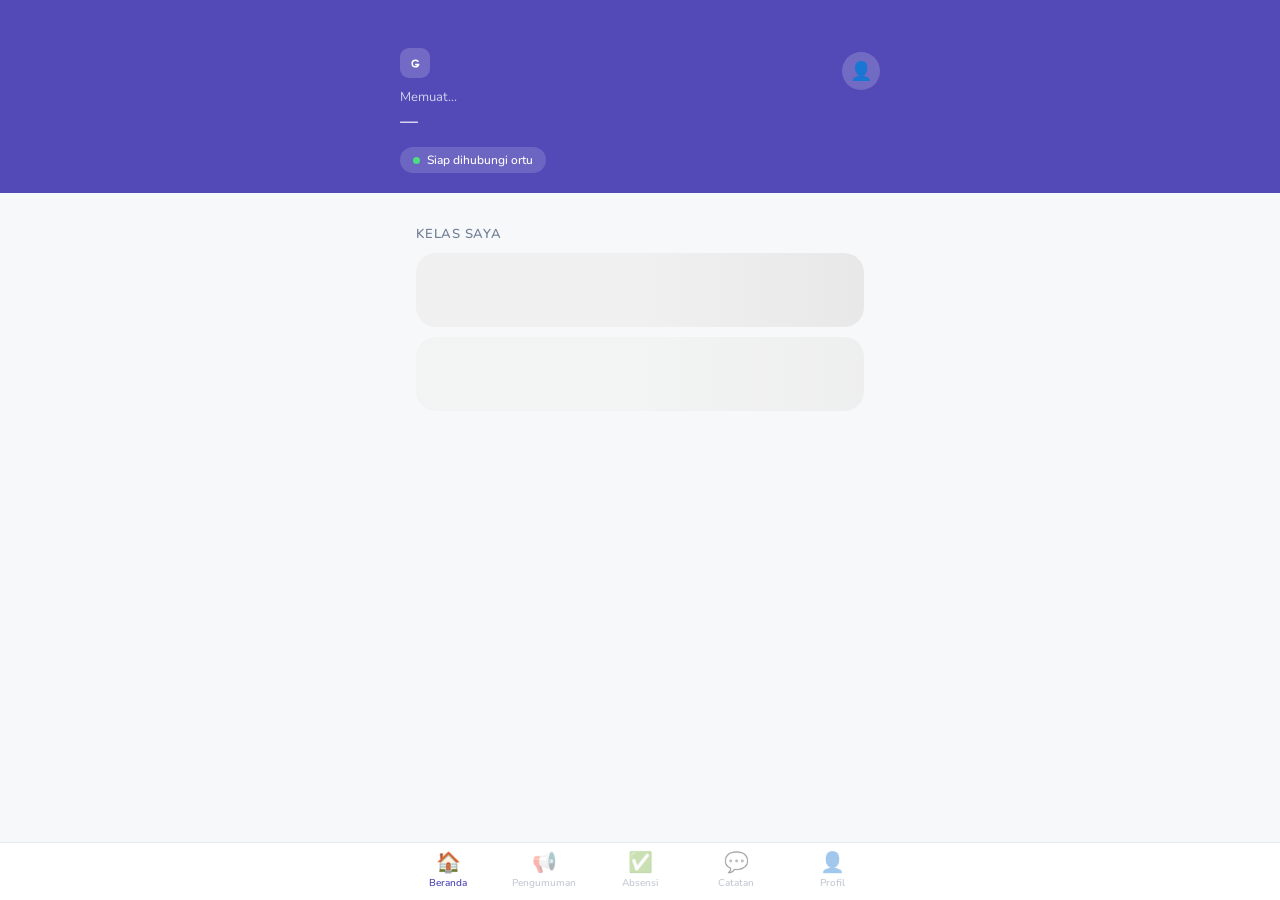
<file: pages/beranda-guru.html>
<!DOCTYPE html>
<html lang="id">
<head>
  <meta charset="UTF-8">
  <meta name="viewport" content="width=device-width, initial-scale=1.0, viewport-fit=cover">
  <meta name="theme-color" content="#534AB7">
  <title>GuruIndo — Beranda</title>
  <link rel="icon" type="image/svg+xml" href="../favicon.svg">
  <link rel="apple-touch-icon" href="../favicon.svg">
  <link rel="stylesheet" href="../css/main.css">
  <link rel="stylesheet" href="../css/components.css">
  <link href="https://fonts.googleapis.com/css2?family=Poppins:wght@500;600&family=Nunito:wght@400;500;600&display=swap" rel="stylesheet">
  <style>
    body { background: var(--bg-abu); }

    /* ── Header ── */
    .header {
      background: var(--ungu);
      padding: 48px max(20px, calc((100% - 480px) / 2)) 20px;
      padding-top: calc(48px + env(safe-area-inset-top));
    }
    .header-baris {
      display: flex;
      align-items: flex-start;
      justify-content: space-between;
    }
    .logo-kecil {
      width: 30px; height: 30px;
      background: rgba(255,255,255,0.18);
      border-radius: 9px;
      display: flex; align-items: center; justify-content: center;
      margin-bottom: 10px;
    }
    .sapaan   { color: rgba(255,255,255,0.75); font-size: 13px; }
    .nama-user {
      color: white; font-size: 18px; font-weight: 600;
      margin-top: 3px; max-width: 220px;
      white-space: nowrap; overflow: hidden; text-overflow: ellipsis;
    }
    .btn-avatar {
      width: 38px; height: 38px;
      background: rgba(255,255,255,0.18);
      border-radius: 50%; border: none; cursor: pointer;
      display: flex; align-items: center; justify-content: center;
      font-size: 18px; flex-shrink: 0; margin-top: 4px;
      -webkit-tap-highlight-color: transparent;
    }
    .chip-status {
      display: inline-flex; align-items: center; gap: 7px;
      background: rgba(255,255,255,0.15);
      border-radius: 20px; padding: 5px 13px;
      font-size: 12px; color: white; font-weight: 500;
      margin-top: 14px; cursor: pointer;
      -webkit-tap-highlight-color: transparent;
      border: none;
    }
    .dot { width: 7px; height: 7px; border-radius: 50%; }
    .dot-hijau { background: #4ADE80; }
    .dot-abu   { background: rgba(255,255,255,0.45); }

    /* ── Konten ── */
    .konten {
      padding: 16px;
      padding-bottom: calc(80px + env(safe-area-inset-bottom));
      max-width: 480px; margin: 0 auto;
    }
    .seksi-header {
      display: flex; align-items: center;
      justify-content: space-between;
      margin: 16px 0 10px;
    }
    .seksi-judul {
      font-size: 13px; font-weight: 600;
      color: var(--teks-muted);
      text-transform: uppercase; letter-spacing: 0.06em;
    }
    .link-lihat-semua {
      font-size: 12px; color: var(--ungu); font-weight: 600;
      background: none; border: none; cursor: pointer; padding: 0;
    }

    /* ── Kartu kelas ── */
    .kartu-kelas {
      background: white; border-radius: var(--radius-besar);
      padding: 14px 16px; margin-bottom: 10px;
      display: flex; align-items: center; gap: 14px;
      cursor: pointer; -webkit-tap-highlight-color: transparent;
      transition: transform 0.15s ease;
    }
    .kartu-kelas:active { transform: scale(0.98); }
    .ikon-kelas {
      width: 46px; height: 46px; border-radius: 13px;
      background: #EEEDFE;
      display: flex; align-items: center; justify-content: center;
      font-size: 21px; flex-shrink: 0;
    }
    .info-kelas { flex: 1; min-width: 0; }
    .nama-kelas {
      font-size: 14px; font-weight: 600; color: var(--teks-utama);
      white-space: nowrap; overflow: hidden; text-overflow: ellipsis;
    }
    .meta-kelas {
      font-size: 12px; color: var(--teks-muted); margin-top: 3px;
      white-space: nowrap; overflow: hidden; text-overflow: ellipsis;
    }
    .badge-wali {
      font-size: 10px; background: #EEEDFE; color: var(--ungu);
      padding: 3px 8px; border-radius: 20px; font-weight: 600;
      white-space: nowrap; flex-shrink: 0;
    }

    /* ── Skeleton loading ── */
    .skeleton {
      background: linear-gradient(90deg,#f0f0f0 25%,#e8e8e8 50%,#f0f0f0 75%);
      background-size: 200% 100%;
      animation: shimmer 1.3s infinite;
      border-radius: var(--radius-besar);
      height: 74px; margin-bottom: 10px;
    }
    @keyframes shimmer {
      0%   { background-position: -200% 0; }
      100% { background-position: 200% 0; }
    }

    /* ── Bottom navigation ── */
    .bottom-nav {
      position: fixed; bottom: 0; left: 0; right: 0;
      background: white; border-top: 1px solid var(--garis);
      display: flex; z-index: 50;
      padding-bottom: env(safe-area-inset-bottom);
    }
    .bottom-nav-inner { display: flex; width: 100%; max-width: 480px; margin: 0 auto; }
    .nav-item {
      flex: 1; display: flex; flex-direction: column;
      align-items: center; padding: 10px 6px;
      border: none; background: none; cursor: pointer;
      gap: 3px; opacity: 0.4;
      -webkit-tap-highlight-color: transparent;
    }
    .nav-item.aktif { opacity: 1; }
    .nav-icon  { font-size: 20px; line-height: 1; }
    .nav-label {
      font-size: 10px; font-weight: 600;
      color: var(--teks-muted); font-family: 'Nunito', sans-serif;
    }
    .nav-item.aktif .nav-label { color: var(--ungu); }

    /* ── Bottom sheet menu profil ── */
    .overlay {
      display: none; position: fixed; inset: 0;
      background: rgba(0,0,0,0.38); z-index: 100;
    }
    .panel {
      display: none; position: fixed;
      bottom: 0; left: 0; right: 0;
      background: white;
      border-radius: 20px 20px 0 0;
      padding: 20px 20px calc(20px + env(safe-area-inset-bottom));
      z-index: 101;
    }
    .handle {
      width: 36px; height: 4px; background: #E5E7EB;
      border-radius: 2px; margin: 0 auto 20px;
    }
    .profil-box {
      display: flex; align-items: center; gap: 12px;
      background: #F9F9FF; border-radius: 12px;
      padding: 12px; margin-bottom: 12px;
    }
    .avatar-besar {
      width: 44px; height: 44px; border-radius: 50%;
      background: var(--ungu);
      display: flex; align-items: center; justify-content: center;
      font-size: 18px; color: white; flex-shrink: 0;
    }
    .profil-nama  { font-size: 14px; font-weight: 600; color: var(--teks-utama); }
    .profil-email { font-size: 12px; color: var(--teks-muted); margin-top: 1px; }
    .profil-peran {
      font-size: 11px; color: var(--ungu); font-weight: 600; margin-top: 3px;
    }
  </style>
</head>
<body>

<!-- ── HEADER ────────────────────────────────── -->
<div class="header">
  <div class="header-baris">
    <div>
      <div class="logo-kecil">
        <svg width="17" height="17" viewBox="0 0 36 36" fill="none">
          <path d="M23.2 13.22 C21.94 11.81 20.11 10.97 18 10.97 C14.06 10.97 10.97 14.13 10.97 18 C10.97 21.87 14.06 25.03 18 25.03 C21.09 25.03 23.77 22.99 24.68 20.11 H18.42"
            stroke="white" stroke-width="3.23"
            stroke-linecap="round" stroke-linejoin="round" fill="none"/>
        </svg>
      </div>
      <div class="sapaan" id="el-sapaan">Memuat...</div>
      <div class="nama-user" id="el-nama">—</div>
    </div>
    <button class="btn-avatar" id="btn-avatar" aria-label="Profil">👤</button>
  </div>

  <!-- Chip mode: aktif / tidak aktif terima pesan -->
  <button class="chip-status" id="chip-status" title="Ketuk untuk ubah status">
    <span class="dot dot-hijau" id="dot-status"></span>
    <span id="teks-status">Siap dihubungi ortu</span>
  </button>
</div>

<!-- ── KONTEN ─────────────────────────────────── -->
<div class="konten">

  <div class="seksi-header">
    <span class="seksi-judul">Kelas Saya</span>
  </div>

  <!-- Skeleton saat loading -->
  <div id="el-loading">
    <div class="skeleton"></div>
    <div class="skeleton" style="opacity:0.6"></div>
  </div>

  <!-- Daftar kelas (diisi JavaScript) -->
  <div id="el-daftar" style="display:none"></div>

  <!-- Empty state: belum ada kelas -->
  <div id="el-kosong" class="state-kosong" style="display:none">
    <div class="state-kosong-ikon">🏫</div>
    <div class="state-kosong-judul">Belum ada kelas</div>
    <div class="state-kosong-teks">
      Daftarkan sekolah dan kelas pertamamu. Setelah itu, bagikan kode ke muridmu agar orang tua bisa terhubung.
    </div>
    <button class="btn btn-utama" onclick="window.location.href='daftar-kelas.html'">
      + Daftarkan Kelas
    </button>
  </div>

  <!-- Error state -->
  <div id="el-error" class="state-kosong" style="display:none">
    <div class="state-kosong-ikon">😕</div>
    <div class="state-kosong-judul">Koneksi bermasalah</div>
    <div class="state-kosong-teks">Tidak bisa memuat daftar kelas. Cek koneksi internet kamu, lalu coba lagi.</div>
    <button class="btn btn-utama" onclick="muatKelas()">Coba Lagi</button>
  </div>

</div>

<!-- ── BOTTOM NAV ─────────────────────────────── -->
<nav class="bottom-nav" role="navigation">
  <div class="bottom-nav-inner">
  <button class="nav-item aktif" aria-current="page">
    <span class="nav-icon">🏠</span>
    <span class="nav-label">Beranda</span>
  </button>
  <button class="nav-item" onclick="window.location.replace('pengumuman.html')">
    <span class="nav-icon">📢</span>
    <span class="nav-label">Pengumuman</span>
  </button>
  <button class="nav-item" onclick="window.location.replace('absensi.html')">
    <span class="nav-icon" style="position:relative">✅<span id="badge-pengajuan" style="display:none;position:absolute;top:-6px;right:-10px;min-width:16px;height:16px;padding:0 4px;border-radius:8px;background:#DC2626;color:white;font-size:10px;font-weight:700;line-height:16px;text-align:center;font-family:'Nunito',sans-serif">0</span></span>
    <span class="nav-label">Absensi</span>
  </button>
  <button class="nav-item" onclick="window.location.replace('catatan-list.html')">
    <span class="nav-icon" style="position:relative">💬<span id="badge-catatan" style="display:none;position:absolute;top:-6px;right:-10px;min-width:16px;height:16px;padding:0 4px;border-radius:8px;background:#DC2626;color:white;font-size:10px;font-weight:700;line-height:16px;text-align:center;font-family:'Nunito',sans-serif">0</span></span>
    <span class="nav-label">Catatan</span>
  </button>
  <button class="nav-item" id="btn-nav-profil">
    <span class="nav-icon">👤</span>
    <span class="nav-label">Profil</span>
  </button>
  </div>
</nav>

<!-- ── BOTTOM SHEET PROFIL ────────────────────── -->
<div class="overlay" id="el-overlay"></div>
<div class="panel" id="el-panel">
  <div class="handle"></div>

  <div class="profil-box">
    <div class="avatar-besar">👤</div>
    <div>
      <div class="profil-nama"  id="menu-nama">—</div>
      <div class="profil-email" id="menu-email">—</div>
      <div class="profil-peran">Guru / Pendidik</div>
    </div>
  </div>

  <button class="btn" style="width:100%;justify-content:center;
    color:#EF4444;border:1.5px solid #FEE2E2;margin-top:4px"
    id="btn-keluar">
    Keluar dari GuruIndo
  </button>
</div>

<script type="module">
  import { supabase } from '../js/supabase.js'
  import { toast } from '../js/ui.js'

  // Semua kode dibungkus fungsi async agar 'return' untuk redirect legal
  ;(async () => {

  // ── 1. Cek sesi ──────────────────────────────────
  const { data: { user } } = await supabase.auth.getUser()
  if (!user) {
    window.location.href = 'masuk.html'
    return
  }

  // ── 2. Ambil profil ──────────────────────────────
  const { data: profil, error: errProfil } = await supabase
    .from('profil')
    .select('nama, peran, terima_chat')
    .eq('id', user.id)
    .maybeSingle()

  if (errProfil) {
    // Gagal jaringan (offline / server) — JANGAN redirect. Tampilkan
    // error-state supaya user bisa coba lagi tanpa terlempar keliru.
    document.getElementById('el-loading').style.display = 'none'
    const el = document.getElementById('el-error')
    el.querySelector('button').setAttribute('onclick', 'location.reload()')
    el.style.display = 'block'
    return
  }

  if (!profil) {
    // Profil benar-benar belum dibuat (bukan error jaringan)
    window.location.href = 'pilih-peran.html'
    return
  }

  if (profil.peran === 'ortu') {
    // Akun ini ortu, salah halaman
    window.location.href = 'beranda-ortu.html'
    return
  }

  // ── 3. Tampilkan sapaan & nama ───────────────────
  const jam    = new Date().getHours()
  const sapaan = jam < 11 ? 'Selamat pagi ☀️'
    : jam < 15 ? 'Selamat siang 🌤️'
    : jam < 18 ? 'Selamat sore 🌅'
    : 'Selamat malam 🌙'

  document.getElementById('el-sapaan').textContent  = sapaan
  document.getElementById('el-nama').textContent    = profil.nama
  document.getElementById('menu-nama').textContent  = profil.nama
  document.getElementById('menu-email').textContent = user.email

  // ── 4. Muat daftar kelas ─────────────────────────
  async function muatKelas() {
    document.getElementById('el-loading').style.display = 'block'
    document.getElementById('el-daftar').style.display  = 'none'
    document.getElementById('el-kosong').style.display  = 'none'
    document.getElementById('el-error').style.display   = 'none'

    const { data, error } = await supabase
      .from('guru_kelas')
      .select(`
        is_wali, mapel,
        kelas (
          id, nama_kelas, tahun_ajaran,
          sekolah ( nama )
        )
      `)
      .eq('guru_id', user.id)

    document.getElementById('el-loading').style.display = 'none'

    if (error) {
      document.getElementById('el-error').style.display = 'block'
      return
    }

    if (!data || data.length === 0) {
      document.getElementById('el-kosong').style.display = 'block'
      return
    }

    const kontainer = document.getElementById('el-daftar')
    kontainer.innerHTML = ''
    kontainer.style.display = 'block'

    data.forEach(gk => {
      const k       = gk.kelas
      const sekolah = k.sekolah?.nama || ''
      const tahun   = k.tahun_ajaran  ? ' · ' + k.tahun_ajaran : ''

      const el = document.createElement('div')
      el.className = 'kartu-kelas'
      el.innerHTML = `
        <div class="ikon-kelas">🏫</div>
        <div class="info-kelas">
          <div class="nama-kelas">${k.nama_kelas}</div>
          <div class="meta-kelas">${sekolah}${tahun}</div>
        </div>
        ${gk.is_wali ? '<span class="badge-wali">Wali Kelas</span>' : ''}
      `
      el.addEventListener('click', () => {
        window.location.href = 'kelas.html?id=' + k.id
      })
      kontainer.appendChild(el)
    })
  }

  // Panggil saat halaman dimuat
  muatKelas()

  // Buat muatKelas bisa dipanggil dari tombol "Coba Lagi"
  window.muatKelas = muatKelas

  // ── 5. Fungsi UI ─────────────────────────────────

  // Buka/tutup panel profil
  function bukaPanel() {
    document.getElementById('el-overlay').style.display = 'block'
    document.getElementById('el-panel').style.display   = 'block'
  }
  function tutupPanel() {
    document.getElementById('el-overlay').style.display = 'none'
    document.getElementById('el-panel').style.display   = 'none'
  }

  document.getElementById('btn-avatar').addEventListener('click', bukaPanel)
  document.getElementById('btn-nav-profil').addEventListener('click', bukaPanel)
  document.getElementById('el-overlay').addEventListener('click', tutupPanel)

  // Badge pengajuan izin/sakit yang menunggu (di ikon Absensi)
  async function muatBadgePengajuan() {
    const { data, error } = await supabase.rpc('pengajuan_menunggu_guru')
    if (error) return
    const n = Number(data) || 0
    const badge = document.getElementById('badge-pengajuan')
    if (n > 0) { badge.textContent = n > 9 ? '9+' : String(n); badge.style.display = 'block' }
    else { badge.style.display = 'none' }
  }
  muatBadgePengajuan()

  // Badge catatan baru (di ikon Catatan). Hitung thread dgn pesan dari
  // LAWAN yang lebih baru dari waktu-bacaku. Non-realtime: cukup saat
  // beranda dibuka. RPC gagal/offline -> badge sembunyi (tak ganggu).
  async function muatBadgeCatatan() {
    try {
      const { data, error } = await supabase.rpc('catatan_belum_dibaca')
      if (error) return
      const n = Number(data) || 0
      const badge = document.getElementById('badge-catatan')
      if (n > 0) { badge.textContent = n > 9 ? '9+' : String(n); badge.style.display = 'block' }
      else { badge.style.display = 'none' }
    } catch (_) { /* offline -> biarkan badge tersembunyi */ }
  }
  muatBadgeCatatan()

  // ── Realtime: badge pengajuan update sendiri saat ortu kirim/ubah ──
  // Subscribe seluruh tabel pengajuan_izin; angka final tetap dihitung
  // RPC pengajuan_menunggu_guru (sudah RLS-aware, hanya kelas guru ini).
  // Lapisan tambahan; muatBadgePengajuan() awal tetap fallback (no regresi).
  let chPengajuan = null
  try {
    chPengajuan = supabase
      .channel('rt-pengajuan-' + user.id)
      .on('postgres_changes',
        { event: '*', schema: 'public', table: 'pengajuan_izin' },
        () => muatBadgePengajuan()
      )
      .subscribe()
  } catch (_) { /* realtime gagal != app rusak */ }

  function lepasRealtime() {
    if (chPengajuan) { supabase.removeChannel(chPengajuan); chPengajuan = null }
  }
  window.addEventListener('pagehide', lepasRealtime)
  window.addEventListener('beforeunload', lepasRealtime)

  // Keluar
  document.getElementById('btn-keluar').addEventListener('click', async () => {
    await supabase.auth.signOut()
    window.location.href = '../index.html'
  })

  // Chip status — saklar global "terima balasan ortu" (terima_chat)
  const chip       = document.getElementById('chip-status')
  const dotStatus  = document.getElementById('dot-status')
  const teksStatus = document.getElementById('teks-status')

  function gambarStatus(aktif) {
    if (aktif) {
      dotStatus.className = 'dot dot-hijau'
      teksStatus.textContent = 'Siap dihubungi ortu'
    } else {
      dotStatus.className = 'dot dot-abu'
      teksStatus.textContent = 'Mode tenang — balasan ditahan'
    }
  }
  gambarStatus(profil.terima_chat !== false)

  chip.addEventListener('click', async () => {
    const target = (profil.terima_chat === false) // sedang off -> mau nyalakan
    chip.style.pointerEvents = 'none'
    const { error } = await supabase.rpc('set_terima_chat', { p_aktif: target })
    chip.style.pointerEvents = 'auto'
    if (error) { toast('Gagal mengubah status. Coba lagi.', 'error'); return }
    profil.terima_chat = target
    gambarStatus(target)
    toast(target ? 'Sekarang menerima balasan ortu 😊' : 'Balasan ortu ditahan untuk sementara', 'info')
  })

  })()  // <- tutup fungsi async
</script>

<!-- Banner pasang PWA (muncul otomatis hanya jika browser mendukung & belum terpasang) -->
<div id="pwa-banner" style="display:none; position:fixed; left:50%; transform:translateX(-50%); bottom:calc(72px + env(safe-area-inset-bottom)); z-index:60; max-width:480px; width:calc(100% - 32px);">
  <button id="pwa-pasang" style="width:100%; padding:12px; border:none; border-radius:14px; background:#534AB7; color:white; font-size:14px; font-weight:600; font-family:'Nunito',sans-serif; box-shadow:0 6px 20px rgba(83,74,183,0.35); cursor:pointer; -webkit-tap-highlight-color:transparent;">📲 Pasang GuruIndo</button>
</div>
<script>
  (function(){
    let deferred = null
    const banner = document.getElementById('pwa-banner')
    const tombol = document.getElementById('pwa-pasang')
    window.addEventListener('beforeinstallprompt', (e) => {
      e.preventDefault(); deferred = e; banner.style.display = 'block'
    })
    tombol.addEventListener('click', async () => {
      if (!deferred) return
      deferred.prompt()
      await deferred.userChoice
      deferred = null; banner.style.display = 'none'
    })
    window.addEventListener('appinstalled', () => { banner.style.display = 'none' })
  })()
</script>
</body>
</html>
</file>
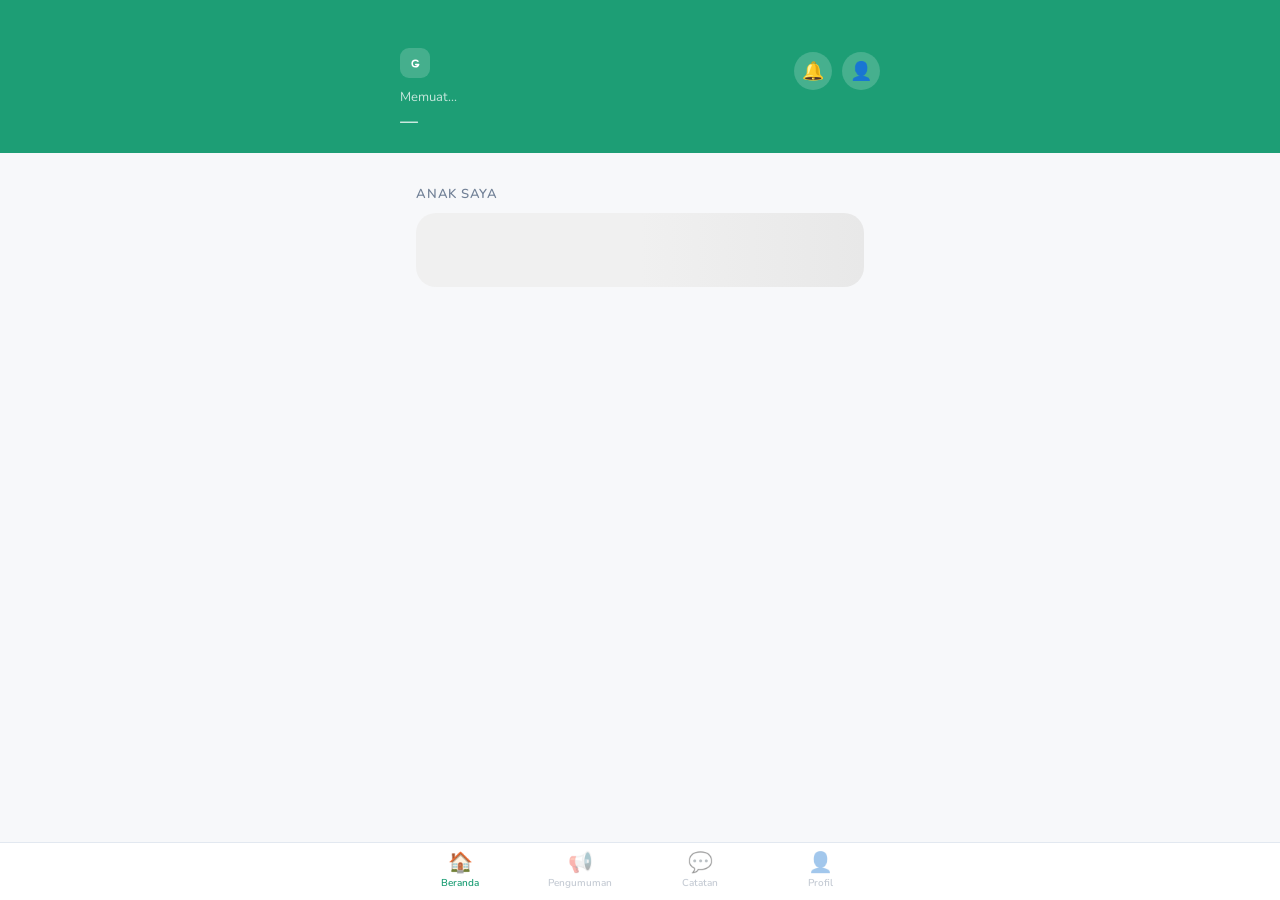
<file: pages/beranda-ortu.html>
<!DOCTYPE html>
<html lang="id">
<head>
  <meta charset="UTF-8">
  <meta name="viewport" content="width=device-width, initial-scale=1.0, viewport-fit=cover">
  <meta name="theme-color" content="#1D9E75">
  <title>GuruIndo — Beranda</title>
  <link rel="icon" type="image/svg+xml" href="../favicon.svg">
  <link rel="apple-touch-icon" href="../favicon.svg">
  <link rel="stylesheet" href="../css/main.css">
  <link rel="stylesheet" href="../css/components.css">
  <link href="https://fonts.googleapis.com/css2?family=Poppins:wght@500;600&family=Nunito:wght@400;500;600&display=swap" rel="stylesheet">
  <style>
    body { background: var(--bg-abu); }

    /* ── Header teal ── */
    .header {
      background: var(--teal);
      padding: 48px max(20px, calc((100% - 480px) / 2)) 20px;
      padding-top: calc(48px + env(safe-area-inset-top));
    }
    .header-baris {
      display: flex; align-items: flex-start;
      justify-content: space-between;
    }
    .logo-kecil {
      width: 30px; height: 30px;
      background: rgba(255,255,255,0.18);
      border-radius: 9px;
      display: flex; align-items: center; justify-content: center;
      margin-bottom: 10px;
    }
    .sapaan    { color: rgba(255,255,255,0.75); font-size: 13px; }
    .nama-user {
      color: white; font-size: 18px; font-weight: 600;
      margin-top: 3px; max-width: 220px;
      white-space: nowrap; overflow: hidden; text-overflow: ellipsis;
    }
    .btn-avatar {
      width: 38px; height: 38px;
      background: rgba(255,255,255,0.18);
      border-radius: 50%; border: none; cursor: pointer;
      display: flex; align-items: center; justify-content: center;
      font-size: 18px; flex-shrink: 0; margin-top: 4px;
      -webkit-tap-highlight-color: transparent;
    }

    /* ── Konten ── */
    .konten {
      padding: 16px;
      padding-bottom: calc(80px + env(safe-area-inset-bottom));
      max-width: 480px; margin: 0 auto;
    }
    .seksi-header {
      display: flex; align-items: center;
      justify-content: space-between;
      margin: 16px 0 10px;
    }
    .seksi-judul {
      font-size: 13px; font-weight: 600;
      color: var(--teks-muted);
      text-transform: uppercase; letter-spacing: 0.06em;
    }

    /* ── Kartu anak ── */
    .kartu-anak {
      background: white; border-radius: var(--radius-besar);
      padding: 14px 16px; margin-bottom: 10px;
      display: flex; align-items: center; gap: 14px;
      cursor: pointer; -webkit-tap-highlight-color: transparent;
      transition: transform 0.15s ease;
    }
    .kartu-anak:active { transform: scale(0.98); }
    .ikon-anak {
      width: 46px; height: 46px; border-radius: 50%;
      background: var(--teal-muda);
      display: flex; align-items: center; justify-content: center;
      font-size: 22px; flex-shrink: 0;
    }
    .info-anak { flex: 1; min-width: 0; }
    .nama-anak {
      font-size: 14px; font-weight: 600; color: var(--teks-utama);
      white-space: nowrap; overflow: hidden; text-overflow: ellipsis;
    }
    .meta-anak {
      font-size: 12px; color: var(--teks-muted); margin-top: 3px;
      white-space: nowrap; overflow: hidden; text-overflow: ellipsis;
    }
    .chevron { font-size: 16px; color: var(--teks-muted); flex-shrink: 0; }

    /* ── Skeleton ── */
    .skeleton {
      background: linear-gradient(90deg,#f0f0f0 25%,#e8e8e8 50%,#f0f0f0 75%);
      background-size: 200% 100%;
      animation: shimmer 1.3s infinite;
      border-radius: var(--radius-besar);
      height: 74px; margin-bottom: 10px;
    }
    @keyframes shimmer {
      0%   { background-position: -200% 0; }
      100% { background-position: 200% 0; }
    }

    /* ── Form kode anak ── */
    .kotak-kode {
      background: white; border-radius: var(--radius-besar);
      padding: 20px; margin-top: 4px;
    }
    .kotak-kode h2 {
      font-size: 15px; font-weight: 600; color: var(--teks-utama);
      margin-bottom: 6px;
    }
    .kotak-kode p {
      font-size: 13px; color: var(--teks-muted);
      line-height: 1.5; margin-bottom: 14px;
    }
    .input-kode {
      text-transform: uppercase;
      letter-spacing: 0.12em;
      text-align: center;
      font-size: 18px;
      font-weight: 600;
      font-family: 'Nunito', monospace;
    }
    .btn-teal {
      background: var(--teal); color: white;
      border: none; cursor: pointer;
    }
    .btn-teal:hover   { background: #178a65; }
    .btn-teal:active  { background: #147a59; }
    .btn-teal:disabled {
      background: #a0d8c8; cursor: not-allowed;
    }

    /* ── Tombol tambah anak (setelah ada anak) ── */
    .btn-tambah-anak {
      display: flex; align-items: center; justify-content: center;
      gap: 8px; width: 100%;
      padding: 13px 16px;
      background: white; border: 1.5px dashed var(--garis);
      border-radius: var(--radius-besar);
      color: var(--teks-muted); font-size: 14px;
      cursor: pointer; font-family: 'Nunito', sans-serif;
      -webkit-tap-highlight-color: transparent;
      transition: border-color 0.15s;
    }
    .btn-tambah-anak:active { border-color: var(--teal); color: var(--teal); }

    /* ── Bottom nav (teal accent) ── */
    .bottom-nav {
      position: fixed; bottom: 0; left: 0; right: 0;
      background: white; border-top: 1px solid var(--garis);
      display: flex; z-index: 50;
      padding-bottom: env(safe-area-inset-bottom);
    }
    .bottom-nav-inner { display: flex; width: 100%; max-width: 480px; margin: 0 auto; }
    .nav-item {
      flex: 1; display: flex; flex-direction: column;
      align-items: center; padding: 10px 6px;
      border: none; background: none; cursor: pointer;
      gap: 3px; opacity: 0.4;
      -webkit-tap-highlight-color: transparent;
    }
    .nav-item.aktif { opacity: 1; }
    .nav-icon  { font-size: 20px; line-height: 1; }
    .nav-label {
      font-size: 10px; font-weight: 600;
      color: var(--teks-muted); font-family: 'Nunito', sans-serif;
    }
    .nav-item.aktif .nav-label { color: var(--teal); }

    /* ── Bottom sheet profil ── */
    .overlay {
      display: none; position: fixed; inset: 0;
      background: rgba(0,0,0,0.38); z-index: 100;
    }
    .panel {
      display: none; position: fixed;
      bottom: 0; left: 0; right: 0;
      background: white;
      border-radius: 20px 20px 0 0;
      padding: 20px 20px calc(20px + env(safe-area-inset-bottom));
      z-index: 101;
    }
    .handle {
      width: 36px; height: 4px; background: #E5E7EB;
      border-radius: 2px; margin: 0 auto 20px;
    }
    .profil-box {
      display: flex; align-items: center; gap: 12px;
      background: #F0FBF7; border-radius: 12px;
      padding: 12px; margin-bottom: 12px;
    }
    .avatar-besar {
      width: 44px; height: 44px; border-radius: 50%;
      background: var(--teal);
      display: flex; align-items: center; justify-content: center;
      font-size: 18px; color: white; flex-shrink: 0;
    }
    .profil-nama  { font-size: 14px; font-weight: 600; color: var(--teks-utama); }
    .profil-email { font-size: 12px; color: var(--teks-muted); margin-top: 1px; }
    .profil-peran { font-size: 11px; color: var(--teal); font-weight: 600; margin-top: 3px; }
  </style>
</head>
<body>

<!-- ── HEADER ────────────────────────────────── -->
<div class="header">
  <div class="header-baris">
    <div>
      <div class="logo-kecil">
        <svg width="17" height="17" viewBox="0 0 36 36" fill="none">
          <path d="M23.2 13.22 C21.94 11.81 20.11 10.97 18 10.97 C14.06 10.97 10.97 14.13 10.97 18 C10.97 21.87 14.06 25.03 18 25.03 C21.09 25.03 23.77 22.99 24.68 20.11 H18.42"
            stroke="white" stroke-width="3.23"
            stroke-linecap="round" stroke-linejoin="round" fill="none"/>
        </svg>
      </div>
      <div class="sapaan" id="el-sapaan">Memuat...</div>
      <div class="nama-user" id="el-nama">—</div>
    </div>
    <div style="display:flex; align-items:center; gap:10px;">
      <button class="btn-avatar" id="btn-lonceng" aria-label="Notifikasi" style="position:relative;">
        🔔
        <span id="badge-notif" style="display:none; position:absolute; top:-2px; right:-2px;
          min-width:18px; height:18px; padding:0 5px; border-radius:9px; background:#DC2626;
          color:white; font-size:11px; font-weight:700; line-height:18px; text-align:center;
          font-family:'Nunito',sans-serif; border:2px solid var(--teal);"></span>
      </button>
      <button class="btn-avatar" id="btn-avatar" aria-label="Profil">👤</button>
    </div>
  </div>
</div>

<!-- ── KONTEN ─────────────────────────────────── -->
<div class="konten">

  <div class="seksi-header">
    <span class="seksi-judul">Anak Saya</span>
  </div>

  <!-- Skeleton loading -->
  <div id="el-loading">
    <div class="skeleton"></div>
  </div>

  <!-- Daftar anak (diisi JS) -->
  <div id="el-daftar" style="display:none"></div>

  <!-- Empty state + form kode -->
  <div id="el-kosong" style="display:none">
    <div class="kotak-kode">
      <h2>👨‍👩‍👧 Hubungkan dengan anak kamu</h2>
      <p>
        Masukkan kode yang diberikan oleh wali kelas anakmu. Kode biasanya berbentuk
        <strong>XXXX-XXXX</strong> dan dikirim via WhatsApp atau pengumuman kelas.
      </p>

      <input
        type="text"
        id="input-kode"
        class="input input-kode"
        placeholder="Contoh: ABCD-1234"
        maxlength="9"
        autocomplete="off"
        autocorrect="off"
        spellcheck="false"
      >

      <div class="error-kotak" id="el-err-kode"></div>

      <button
        class="btn btn-teal btn-blok"
        id="btn-klaim"
        onclick="klaimAnak()"
        style="margin-top:12px"
      >
        Hubungkan Anak
      </button>
    </div>
  </div>

  <!-- Error state -->
  <div id="el-error" class="state-kosong" style="display:none">
    <div class="state-kosong-ikon">😕</div>
    <div class="state-kosong-judul">Koneksi bermasalah</div>
    <div class="state-kosong-teks">Tidak bisa memuat data. Cek koneksi internet kamu.</div>
    <button class="btn btn-teal" onclick="muatAnak()">Coba Lagi</button>
  </div>

</div>

<!-- ── BOTTOM NAV ─────────────────────────────── -->
<nav class="bottom-nav">
  <div class="bottom-nav-inner">
  <button class="nav-item aktif" aria-current="page">
    <span class="nav-icon">🏠</span>
    <span class="nav-label">Beranda</span>
  </button>
  <button class="nav-item" onclick="window.location.replace('pengumuman.html')">
    <span class="nav-icon">📢</span>
    <span class="nav-label">Pengumuman</span>
  </button>
  <button class="nav-item" onclick="window.location.replace('catatan-list.html')">
    <span class="nav-icon" style="position:relative">💬<span id="badge-catatan" style="display:none;position:absolute;top:-6px;right:-10px;min-width:16px;height:16px;padding:0 4px;border-radius:8px;background:#DC2626;color:white;font-size:10px;font-weight:700;line-height:16px;text-align:center;font-family:'Nunito',sans-serif">0</span></span>
    <span class="nav-label">Catatan</span>
  </button>
  <button class="nav-item" id="btn-nav-profil">
    <span class="nav-icon">👤</span>
    <span class="nav-label">Profil</span>
  </button>
  </div>
</nav>

<!-- ── BOTTOM SHEET PROFIL ────────────────────── -->
<div class="overlay" id="el-overlay"></div>
<div class="panel" id="el-panel">
  <div class="handle"></div>

  <div class="profil-box">
    <div class="avatar-besar">👤</div>
    <div>
      <div class="profil-nama"  id="menu-nama">—</div>
      <div class="profil-email" id="menu-email">—</div>
      <div class="profil-peran">Orang Tua / Wali Murid</div>
    </div>
  </div>

  <button class="btn" style="width:100%;justify-content:center;
    color:#EF4444;border:1.5px solid #FEE2E2;margin-top:4px"
    id="btn-keluar">
    Keluar dari GuruIndo
  </button>
</div>

<script type="module">
  import { supabase } from '../js/supabase.js'
  import { toast, loading } from '../js/ui.js'

  // Semua kode dibungkus fungsi async agar 'return' untuk redirect legal
  ;(async () => {

  // ── 1. Cek sesi ──────────────────────────────────
  const { data: { user } } = await supabase.auth.getUser()
  if (!user) {
    window.location.href = 'masuk.html'
    return
  }

  // ── 2. Ambil profil ──────────────────────────────
  const { data: profil, error: errProfil } = await supabase
    .from('profil')
    .select('nama, peran')
    .eq('id', user.id)
    .maybeSingle()

  if (errProfil) {
    // Gagal jaringan — JANGAN redirect, tampilkan error-state.
    document.getElementById('el-loading').style.display = 'none'
    const el = document.getElementById('el-error')
    el.querySelector('button').setAttribute('onclick', 'location.reload()')
    el.style.display = 'block'
    return
  }

  if (!profil) {
    window.location.href = 'pilih-peran.html'
    return
  }

  if (profil.peran === 'guru') {
    window.location.href = 'beranda-guru.html'
    return
  }

  // ── 3. Sapaan & nama ─────────────────────────────
  const jam    = new Date().getHours()
  const sapaan = jam < 11 ? 'Selamat pagi ☀️'
    : jam < 15 ? 'Selamat siang 🌤️'
    : jam < 18 ? 'Selamat sore 🌅'
    : 'Selamat malam 🌙'

  document.getElementById('el-sapaan').textContent  = sapaan
  document.getElementById('el-nama').textContent    = profil.nama
  document.getElementById('menu-nama').textContent  = profil.nama
  document.getElementById('menu-email').textContent = user.email

  // ── 4. Muat daftar anak ──────────────────────────
  async function muatAnak() {
    document.getElementById('el-loading').style.display = 'block'
    document.getElementById('el-daftar').style.display  = 'none'
    document.getElementById('el-kosong').style.display  = 'none'
    document.getElementById('el-error').style.display   = 'none'

    const { data, error } = await supabase
      .from('ortu_murid')
      .select(`
        murid (
          id, nama,
          kelas ( nama_kelas, sekolah ( nama ) )
        )
      `)
      .eq('ortu_id', user.id)

    document.getElementById('el-loading').style.display = 'none'

    if (error) {
      document.getElementById('el-error').style.display = 'block'
      return
    }

    if (!data || data.length === 0) {
      document.getElementById('el-kosong').style.display = 'block'
      return
    }

    const kontainer = document.getElementById('el-daftar')
    kontainer.innerHTML = ''
    kontainer.style.display = 'block'

    data.forEach(rel => {
      const m       = rel.murid
      const kelas   = m.kelas?.nama_kelas || ''
      const sekolah = m.kelas?.sekolah?.nama || ''

      const el = document.createElement('div')
      el.className = 'kartu-anak'
      el.innerHTML = `
        <div class="ikon-anak">🧒</div>
        <div class="info-anak">
          <div class="nama-anak">${m.nama}</div>
          <div class="meta-anak">${kelas}${sekolah ? ' · ' + sekolah : ''}</div>
        </div>
        <span class="chevron">›</span>
      `
      el.addEventListener('click', () => {
        window.location.href = 'absensi-anak.html?murid=' + m.id
      })
      kontainer.appendChild(el)
    })

    // Tombol tambah anak lagi
    const btnTambah = document.createElement('button')
    btnTambah.className = 'btn-tambah-anak'
    btnTambah.innerHTML = '+ Tambah anak lain'
    btnTambah.style.marginTop = '4px'
    btnTambah.addEventListener('click', () => tampilFormKode())
    kontainer.appendChild(btnTambah)
  }

  // Panggil saat halaman dimuat
  muatAnak()
  window.muatAnak = muatAnak

  // ── 5. Form klaim anak ───────────────────────────

  // Format otomatis saat ketik: sisipkan "-" setelah 4 karakter
  const inputKode = document.getElementById('input-kode')
  inputKode?.addEventListener('input', (e) => {
    let val = e.target.value.toUpperCase().replace(/[^A-Z0-9]/g, '')
    if (val.length > 4) val = val.slice(0, 4) + '-' + val.slice(4, 8)
    e.target.value = val
    // Reset error saat user mengetik
    sembunyikanErr()
  })

  // Aktifkan enter di field kode
  inputKode?.addEventListener('keydown', (e) => {
    if (e.key === 'Enter') klaimAnak()
  })

  function tampilErr(pesan) {
    const el = document.getElementById('el-err-kode')
    el.textContent = pesan
    el.classList.add('tampil')
  }

  function sembunyikanErr() {
    const el = document.getElementById('el-err-kode')
    el.classList.remove('tampil')
  }

  function tampilFormKode() {
    document.getElementById('el-kosong').style.display = 'block'
    document.getElementById('el-kosong').scrollIntoView({ behavior: 'smooth' })
    setTimeout(() => inputKode?.focus(), 400)
  }

  window.klaimAnak = async function() {
    const kode = (inputKode?.value || '').trim()

    // Validasi sederhana
    if (kode.length < 9) {
      tampilErr('Kode belum lengkap. Masukkan 8 karakter ya 😊')
      return
    }

    const btn = document.getElementById('btn-klaim')
    btn.disabled    = true
    btn.textContent = 'Menghubungkan...'
    sembunyikanErr()

    // Panggil function klaim_anak di Supabase
    const { data: hasil, error } = await supabase
      .rpc('klaim_anak', { p_kode_anak: kode })

    btn.disabled    = false
    btn.textContent = 'Hubungkan Anak'

    if (error) {
      // Supabase mengirim pesan error dari RAISE EXCEPTION sebagai teks
      const pesan = error.message || ''

      if (pesan.includes('tidak ditemukan')) {
        tampilErr('Kode tidak ditemukan. Coba periksa ulang ya, mungkin ada huruf yang tertukar 🙏')
      } else if (pesan.includes('sudah terhubung')) {
        tampilErr('Kamu sudah terhubung dengan anak ini sebelumnya.')
      } else {
        tampilErr('Ada masalah saat menghubungkan. Coba lagi ya?')
        console.error('klaim_anak error:', error)
      }
      return
    }

    // Berhasil!
    toast(`Berhasil! 🎉 ${hasil.nama_anak} dari ${hasil.kelas} sudah terhubung.`, 'sukses')
    inputKode.value = ''

    // Muat ulang daftar anak
    setTimeout(() => muatAnak(), 800)
  }

  // ── 6. Panel profil & logout ─────────────────────
  function bukaPanel() {
    document.getElementById('el-overlay').style.display = 'block'
    document.getElementById('el-panel').style.display   = 'block'
  }
  function tutupPanel() {
    document.getElementById('el-overlay').style.display = 'none'
    document.getElementById('el-panel').style.display   = 'none'
  }

  document.getElementById('btn-avatar').addEventListener('click', bukaPanel)
  document.getElementById('btn-nav-profil').addEventListener('click', bukaPanel)
  document.getElementById('el-overlay').addEventListener('click', tutupPanel)

  document.getElementById('btn-keluar').addEventListener('click', async () => {
    await supabase.auth.signOut()
    window.location.href = '../index.html'
  })

  // ── 7. Notifikasi: badge jumlah belum dibaca + buka halaman ──
  async function muatBadge() {
    const { data, error } = await supabase.rpc('notif_belum_dibaca')
    if (error) return
    const badge = document.getElementById('badge-notif')
    const n = Number(data) || 0
    if (n > 0) {
      badge.textContent = n > 99 ? '99+' : String(n)
      badge.style.display = 'block'
    } else {
      badge.style.display = 'none'
    }
  }
  document.getElementById('btn-lonceng').addEventListener('click', () => {
    window.location.href = 'notifikasi.html'
  })
  muatBadge()

  // Badge catatan baru (di ikon Catatan). Hitung thread dgn pesan dari
  // guru yang lebih baru dari waktu-bacaku. Non-realtime: saat beranda
  // dibuka. RPC gagal/offline -> badge sembunyi (tak ganggu beranda).
  async function muatBadgeCatatan() {
    try {
      const { data, error } = await supabase.rpc('catatan_belum_dibaca')
      if (error) return
      const n = Number(data) || 0
      const badge = document.getElementById('badge-catatan')
      if (n > 0) { badge.textContent = n > 9 ? '9+' : String(n); badge.style.display = 'block' }
      else { badge.style.display = 'none' }
    } catch (_) { /* offline -> biarkan badge tersembunyi */ }
  }
  muatBadgeCatatan()

  // ── Realtime: badge update sendiri saat ada notif baru/berubah ──
  // Lapisan tambahan di atas muatBadge() awal (yang tetap jadi fallback).
  // Tiap event di tabel notifikasi milik user ini -> hitung ulang badge.
  let chNotif = null
  try {
    chNotif = supabase
      .channel('rt-notif-' + user.id)
      .on('postgres_changes',
        { event: '*', schema: 'public', table: 'notifikasi', filter: 'ortu_id=eq.' + user.id },
        () => muatBadge()
      )
      .subscribe()
  } catch (_) { /* realtime gagal != app rusak; badge tetap akurat saat load */ }

  // Lepas koneksi saat keluar halaman (hemat kuota koneksi realtime)
  function lepasRealtime() {
    if (chNotif) { supabase.removeChannel(chNotif); chNotif = null }
  }
  window.addEventListener('pagehide', lepasRealtime)
  window.addEventListener('beforeunload', lepasRealtime)

  })()  // <- tutup fungsi async
</script>

<!-- Banner pasang PWA (muncul otomatis hanya jika browser mendukung & belum terpasang) -->
<div id="pwa-banner" style="display:none; position:fixed; left:50%; transform:translateX(-50%); bottom:calc(72px + env(safe-area-inset-bottom)); z-index:60; max-width:480px; width:calc(100% - 32px);">
  <button id="pwa-pasang" style="width:100%; padding:12px; border:none; border-radius:14px; background:#1D9E75; color:white; font-size:14px; font-weight:600; font-family:'Nunito',sans-serif; box-shadow:0 6px 20px rgba(29,158,117,0.35); cursor:pointer; -webkit-tap-highlight-color:transparent;">📲 Pasang GuruIndo</button>
</div>
<script>
  (function(){
    let deferred = null
    const banner = document.getElementById('pwa-banner')
    const tombol = document.getElementById('pwa-pasang')
    window.addEventListener('beforeinstallprompt', (e) => {
      e.preventDefault(); deferred = e; banner.style.display = 'block'
    })
    tombol.addEventListener('click', async () => {
      if (!deferred) return
      deferred.prompt()
      await deferred.userChoice
      deferred = null; banner.style.display = 'none'
    })
    window.addEventListener('appinstalled', () => { banner.style.display = 'none' })
  })()
</script>
</body>
</html>
</file>
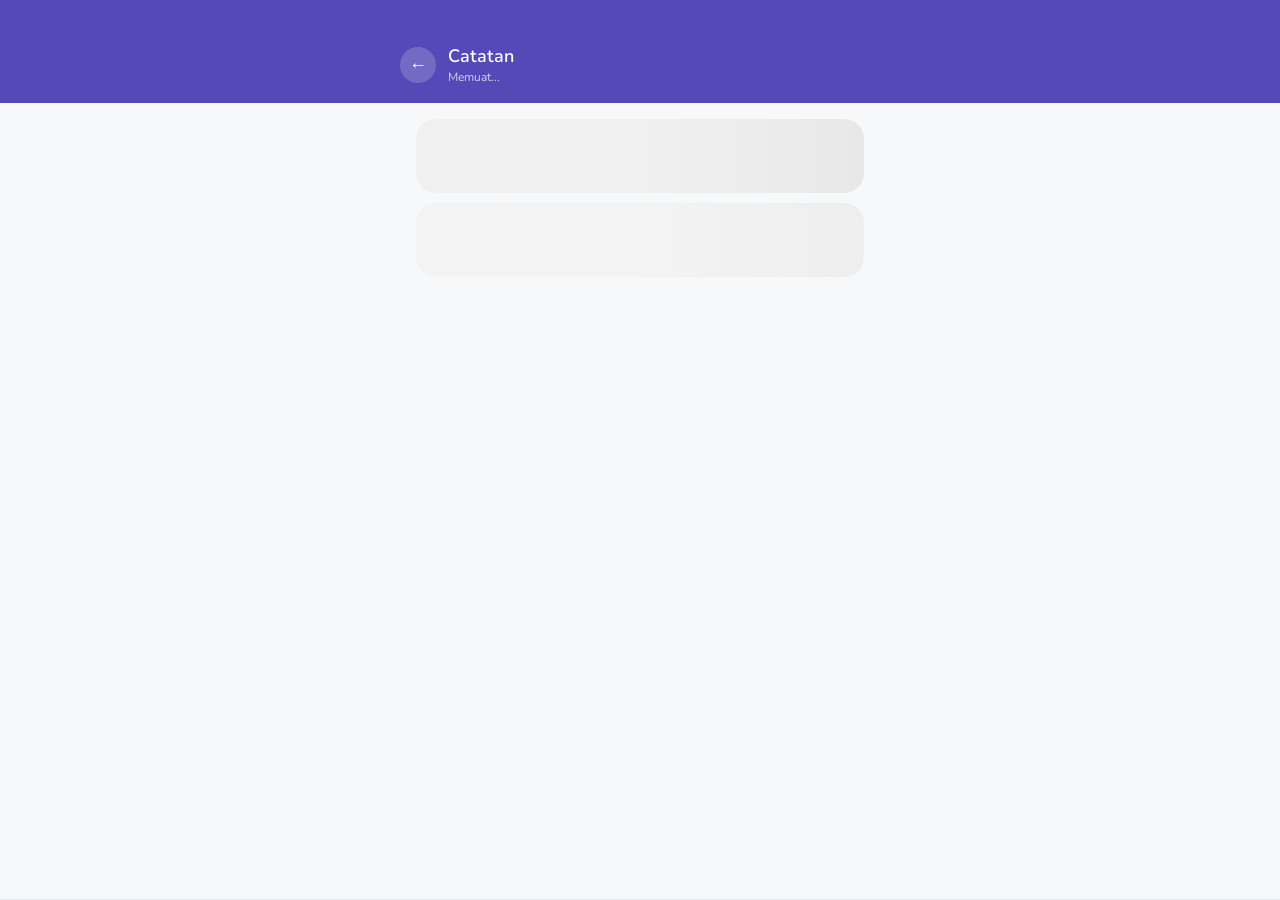
<file: pages/catatan-list.html>
<!DOCTYPE html>
<html lang="id">
<head>
  <meta charset="UTF-8">
  <meta name="viewport" content="width=device-width, initial-scale=1.0, viewport-fit=cover">
  <meta name="theme-color" content="#534AB7">
  <title>GuruIndo — Catatan</title>
  <link rel="icon" type="image/svg+xml" href="../favicon.svg">
  <link rel="apple-touch-icon" href="../favicon.svg">
  <link rel="stylesheet" href="../css/main.css">
  <link rel="stylesheet" href="../css/components.css">
  <link href="https://fonts.googleapis.com/css2?family=Poppins:wght@500;600&family=Nunito:wght@400;500;600&display=swap" rel="stylesheet">
  <style>
    body { background: var(--bg-abu); }

    .header {
      background: var(--ungu);
      padding: 44px max(16px, calc((100% - 480px) / 2)) 18px;
      padding-top: calc(44px + env(safe-area-inset-top));
      display: flex; align-items: center; gap: 12px;
    }
    .btn-kembali {
      width: 36px; height: 36px; border-radius: 50%;
      background: rgba(255,255,255,0.18); border: none; cursor: pointer;
      display: flex; align-items: center; justify-content: center;
      font-size: 18px; color: white; flex-shrink: 0;
      -webkit-tap-highlight-color: transparent;
    }
    .header-judul { color: white; font-size: 18px; font-weight: 600; }
    .header-sub   { color: rgba(255,255,255,0.75); font-size: 12px; margin-top: 1px; }

    .konten {
      padding: 16px;
      padding-bottom: calc(90px + env(safe-area-inset-bottom));
      max-width: 480px; margin: 0 auto;
    }

    /* Saklar terima chat (guru) */
    .saklar-box {
      background: white; border-radius: var(--radius-besar);
      padding: 14px 16px; margin-bottom: 18px;
      display: flex; align-items: center; gap: 12px;
    }
    .saklar-info { flex: 1; min-width: 0; }
    .saklar-judul { font-size: 14px; font-weight: 600; color: var(--teks-utama); }
    .saklar-ket   { font-size: 12px; color: var(--teks-muted); margin-top: 2px; line-height: 1.4; }
    .switch {
      width: 48px; height: 27px; border-radius: 20px; border: none;
      background: #1D9E75; position: relative; cursor: pointer; flex-shrink: 0;
      padding: 0; transition: background 0.18s;
      -webkit-tap-highlight-color: transparent;
    }
    .switch.mati { background: #B4B2A9; }
    .switch .knob {
      position: absolute; top: 3px; left: 24px;
      width: 21px; height: 21px; border-radius: 50%; background: white;
      transition: left 0.18s;
    }
    .switch.mati .knob { left: 3px; }

    .seksi-judul {
      font-size: 13px; font-weight: 600; color: var(--teks-muted);
      text-transform: uppercase; letter-spacing: 0.06em; margin: 4px 0 10px;
    }

    .kartu-thread {
      background: white; border-radius: var(--radius-besar);
      padding: 14px 16px; margin-bottom: 10px;
      display: flex; align-items: center; gap: 14px;
      cursor: pointer; -webkit-tap-highlight-color: transparent;
      transition: transform 0.15s ease;
    }
    .kartu-thread:active { transform: scale(0.98); }
    .avatar-anak {
      width: 46px; height: 46px; border-radius: 13px;
      background: var(--ungu-muda);
      display: flex; align-items: center; justify-content: center;
      font-size: 21px; flex-shrink: 0;
    }
    .thread-info { flex: 1; min-width: 0; }
    .thread-nama {
      font-size: 14px; font-weight: 600; color: var(--teks-utama);
      white-space: nowrap; overflow: hidden; text-overflow: ellipsis;
    }
    .thread-cuplikan {
      font-size: 12px; color: var(--teks-muted); margin-top: 3px;
      white-space: nowrap; overflow: hidden; text-overflow: ellipsis;
    }
    .thread-waktu { font-size: 11px; color: var(--teks-ringan); flex-shrink: 0; }

    .skeleton {
      background: linear-gradient(90deg,#f0f0f0 25%,#e8e8e8 50%,#f0f0f0 75%);
      background-size: 200% 100%; animation: shimmer 1.3s infinite;
      border-radius: var(--radius-besar); height: 74px; margin-bottom: 10px;
    }
    @keyframes shimmer { 0% { background-position: -200% 0; } 100% { background-position: 200% 0; } }

    .bottom-nav {
      position: fixed; bottom: 0; left: 0; right: 0;
      background: white; border-top: 1px solid var(--garis);
      display: flex; z-index: 50; padding-bottom: env(safe-area-inset-bottom);
    }
    .bottom-nav-inner { display: flex; width: 100%; max-width: 480px; margin: 0 auto; }
    .nav-item {
      flex: 1; display: flex; flex-direction: column; align-items: center;
      padding: 10px 6px; border: none; background: none; cursor: pointer;
      gap: 3px; opacity: 0.4; -webkit-tap-highlight-color: transparent;
    }
    .nav-item.aktif { opacity: 1; }
    .nav-icon  { font-size: 20px; line-height: 1; }
    .nav-label { font-size: 10px; font-weight: 600; color: var(--teks-muted); font-family: 'Nunito', sans-serif; }
    .nav-item.aktif .nav-label { color: var(--warna-aktif); }
  </style>
</head>
<body>

<div class="header">
  <button class="btn-kembali" id="btn-kembali" aria-label="Kembali">←</button>
  <div>
    <div class="header-judul">Catatan</div>
    <div class="header-sub" id="header-sub">Memuat...</div>
  </div>
</div>

<div class="konten">

  <!-- Saklar terima chat (hanya guru) -->
  <div class="saklar-box" id="saklar-box" style="display:none">
    <div class="saklar-info">
      <div class="saklar-judul">Terima balasan ortu</div>
      <div class="saklar-ket" id="saklar-ket">Saat dimatikan, balasan ortu ditahan dulu.</div>
    </div>
    <button class="switch" id="switch-chat" role="switch" aria-checked="true" aria-label="Terima balasan ortu">
      <span class="knob"></span>
    </button>
  </div>

  <div class="seksi-judul" id="seksi-judul" style="display:none">Percakapan</div>

  <div id="el-loading">
    <div class="skeleton"></div>
    <div class="skeleton" style="opacity:0.6"></div>
  </div>

  <div id="el-daftar" style="display:none"></div>

  <div id="el-kosong" class="state-kosong" style="display:none">
    <div class="state-kosong-ikon">💬</div>
    <div class="state-kosong-judul" id="kosong-judul">Belum ada catatan</div>
    <div class="state-kosong-teks" id="kosong-teks">Catatan personal tentang anak akan muncul di sini.</div>
  </div>

  <div id="el-error" class="state-kosong" style="display:none">
    <div class="state-kosong-ikon">😕</div>
    <div class="state-kosong-judul">Koneksi bermasalah</div>
    <div class="state-kosong-teks">Tidak bisa memuat catatan. Cek koneksi, lalu coba lagi.</div>
    <button class="btn btn-utama" id="btn-retry">Coba Lagi</button>
  </div>

</div>

<nav class="bottom-nav" id="bottom-nav"></nav>

<script type="module">
  import { supabase } from '../js/supabase.js'
  import { toast } from '../js/ui.js'

  ;(async () => {

  const { data: { user } } = await supabase.auth.getUser()
  if (!user) { window.location.href = 'masuk.html'; return }

  const { data: profil, error: errProfil } = await supabase
    .from('profil').select('nama, peran, terima_chat').eq('id', user.id).maybeSingle()
  if (errProfil) {
    document.getElementById('header-sub').textContent = 'Gagal memuat'
    document.getElementById('el-loading').style.display = 'none'
    document.getElementById('btn-retry').setAttribute('onclick', 'location.reload()')
    document.getElementById('el-error').style.display = 'flex'
    return
  }
  if (!profil) { window.location.href = 'pilih-peran.html'; return }

  const peran = profil.peran
  const warnaAktif = peran === 'guru' ? '#534AB7' : '#1D9E75'
  document.documentElement.style.setProperty('--warna-aktif', warnaAktif)
  document.getElementById('header-sub').textContent =
    peran === 'guru' ? 'Catatan personal ke wali murid' : 'Catatan dari guru tentang anak'

  const elLoading = document.getElementById('el-loading')
  const elDaftar  = document.getElementById('el-daftar')
  const elKosong  = document.getElementById('el-kosong')
  const elError   = document.getElementById('el-error')
  const seksi     = document.getElementById('seksi-judul')

  function sembunyiSemua() {
    elLoading.style.display = 'none'
    elDaftar.style.display  = 'none'
    elKosong.style.display  = 'none'
    elError.style.display   = 'none'
    seksi.style.display     = 'none'
  }

  function waktuRamah(iso) {
    const d = new Date(iso); const kini = new Date()
    const beda = (kini - d) / 1000
    if (beda < 60)    return 'Baru saja'
    if (beda < 3600)  return Math.floor(beda / 60) + ' mnt'
    if (beda < 86400) return Math.floor(beda / 3600) + ' jam'
    return d.toLocaleDateString('id-ID', { day: 'numeric', month: 'short' })
  }
  function aman(teks) {
    const div = document.createElement('div'); div.textContent = teks; return div.innerHTML
  }

  // ── Saklar terima_chat (guru) ──
  if (peran === 'guru') {
    const box = document.getElementById('saklar-box')
    const sw  = document.getElementById('switch-chat')
    const ket = document.getElementById('saklar-ket')
    box.style.display = 'flex'

    function gambarSaklar(aktif) {
      sw.classList.toggle('mati', !aktif)
      sw.setAttribute('aria-checked', String(aktif))
      ket.textContent = aktif
        ? 'Ortu bisa membalas catatan yang kamu buka. Matikan untuk menahan balasan.'
        : 'Balasan ortu sedang ditahan. Nyalakan lagi saat kamu siap.'
    }
    gambarSaklar(profil.terima_chat !== false)

    sw.addEventListener('click', async () => {
      const target = sw.classList.contains('mati') // sedang mati -> mau nyalakan
      sw.style.pointerEvents = 'none'
      const { data, error } = await supabase.rpc('set_terima_chat', { p_aktif: target })
      sw.style.pointerEvents = 'auto'
      if (error) { toast('Gagal mengubah. Coba lagi.', 'error'); console.error(error); return }
      gambarSaklar(target)
      toast(target ? 'Sekarang menerima balasan ortu 😊' : 'Balasan ortu ditahan untuk sementara', 'info')
    })
  }

  // ── Muat daftar thread ──
  async function muat() {
    sembunyiSemua()
    elLoading.style.display = 'block'

    const rpc = peran === 'guru' ? 'daftar_catatan_guru' : 'daftar_catatan_ortu'
    const { data, error } = await supabase.rpc(rpc)

    sembunyiSemua()

    if (error) { elError.style.display = 'flex'; console.error('daftar catatan:', error); return }

    seksi.style.display = 'block'

    if (!data || data.length === 0) {
      elKosong.style.display = 'flex'
      if (peran === 'guru') {
        document.getElementById('kosong-judul').textContent = 'Belum ada catatan'
        document.getElementById('kosong-teks').textContent =
          'Buka detail murid di kelas untuk menulis catatan personal ke walinya.'
      } else {
        document.getElementById('kosong-judul').textContent = 'Belum ada catatan'
        document.getElementById('kosong-teks').textContent =
          'Belum ada catatan dari guru tentang anak. Catatan akan muncul di sini.'
      }
      return
    }

    elDaftar.style.display = 'block'
    elDaftar.innerHTML = ''
    data.forEach(t => {
      const el = document.createElement('div')
      el.className = 'kartu-thread'
      el.innerHTML = `
        <div class="avatar-anak">🧒</div>
        <div class="thread-info">
          <div class="thread-nama">${aman(t.nama_murid)} · ${aman(t.nama_kelas)}</div>
          <div class="thread-cuplikan">${aman(t.isi_terakhir)}</div>
        </div>
        <div class="thread-waktu">${waktuRamah(t.waktu_terakhir)}</div>
      `
      el.addEventListener('click', () => {
        window.location.href = 'catatan-thread.html?murid=' + t.murid_id
      })
      elDaftar.appendChild(el)
    })
  }
  muat()
  window.muat = muat
  document.getElementById('btn-retry').addEventListener('click', muat)

  // ── Bottom nav ──
  const beranda = peran === 'guru' ? 'beranda-guru.html' : 'beranda-ortu.html'
  const absensiBtn = peran === 'guru'
    ? `<button class="nav-item" onclick="window.location.replace('absensi.html')"><span class="nav-icon">✅</span><span class="nav-label">Absensi</span></button>`
    : ''
  document.getElementById('bottom-nav').innerHTML = `<div class="bottom-nav-inner">
    <button class="nav-item" onclick="window.location.replace('${beranda}')">
      <span class="nav-icon">🏠</span><span class="nav-label">Beranda</span>
    </button>
    <button class="nav-item" onclick="window.location.replace('pengumuman.html')">
      <span class="nav-icon">📢</span><span class="nav-label">Pengumuman</span>
    </button>
    ${absensiBtn}
    <button class="nav-item aktif">
      <span class="nav-icon">💬</span><span class="nav-label">Catatan</span>
    </button>
    <button class="nav-item" onclick="window.location.replace('${beranda}')">
      <span class="nav-icon">👤</span><span class="nav-label">Profil</span>
    </button>
  </div>`

  document.getElementById('btn-kembali').addEventListener('click', () => {
    window.location.replace(beranda)
  })

  })()
</script>
</body>
</html>
</file>
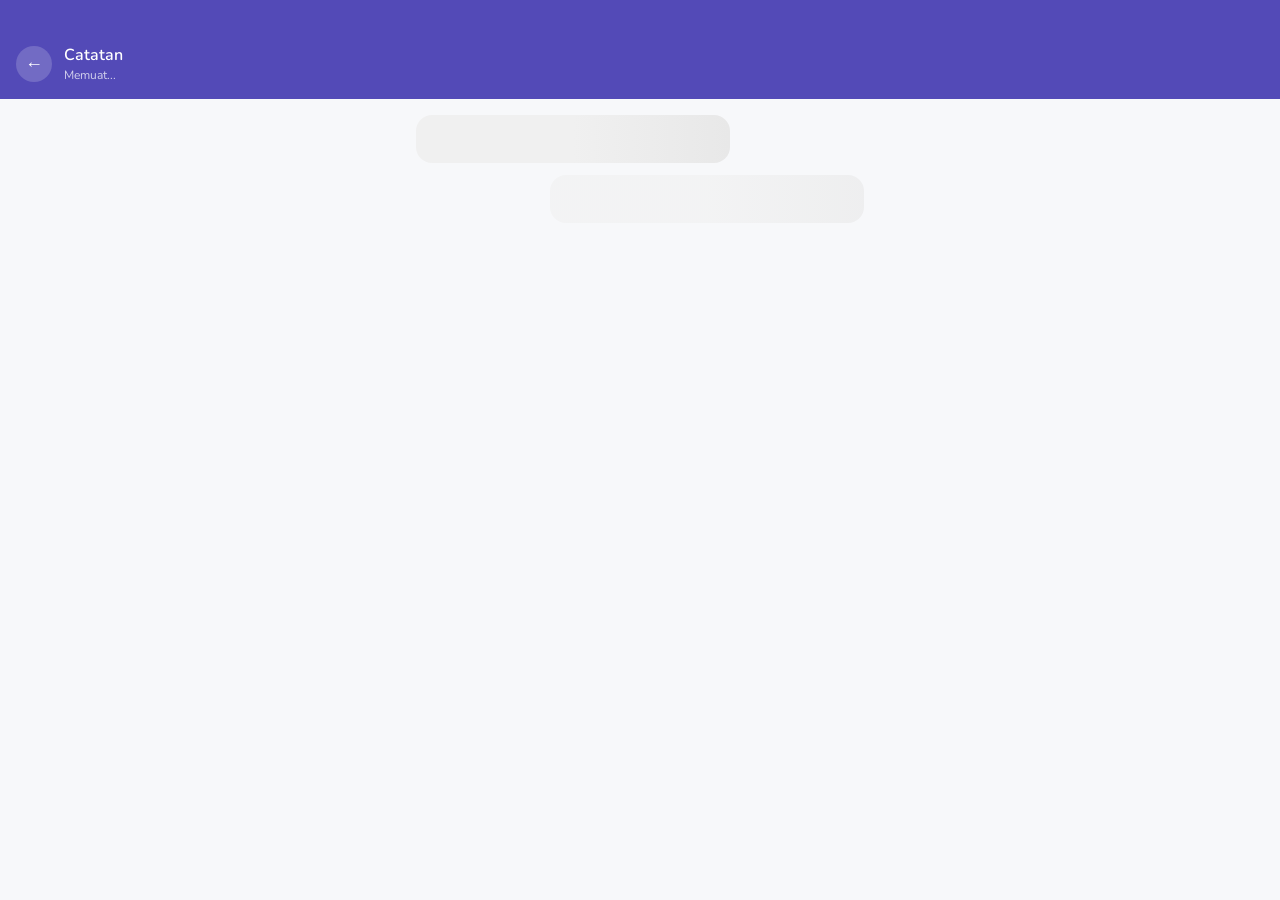
<file: pages/catatan-thread.html>
<!DOCTYPE html>
<html lang="id">
<head>
  <meta charset="UTF-8">
  <meta name="viewport" content="width=device-width, initial-scale=1.0, viewport-fit=cover">
  <meta name="theme-color" content="#534AB7">
  <title>GuruIndo — Catatan Anak</title>
  <link rel="icon" type="image/svg+xml" href="../favicon.svg">
  <link rel="apple-touch-icon" href="../favicon.svg">
  <link rel="stylesheet" href="../css/main.css">
  <link rel="stylesheet" href="../css/components.css">
  <link href="https://fonts.googleapis.com/css2?family=Poppins:wght@500;600&family=Nunito:wght@400;500;600&display=swap" rel="stylesheet">
  <style>
    html, body { height: 100%; }
    body { background: var(--bg-abu); display: flex; flex-direction: column; }

    .header {
      background: var(--ungu);
      padding: 44px 16px 16px;
      padding-top: calc(44px + env(safe-area-inset-top));
      display: flex; align-items: center; gap: 12px; flex-shrink: 0;
    }
    .btn-kembali {
      width: 36px; height: 36px; border-radius: 50%;
      background: rgba(255,255,255,0.18); border: none; cursor: pointer;
      display: flex; align-items: center; justify-content: center;
      font-size: 18px; color: white; flex-shrink: 0;
      -webkit-tap-highlight-color: transparent;
    }
    .header-judul { color: white; font-size: 16px; font-weight: 600; }
    .header-sub   { color: rgba(255,255,255,0.75); font-size: 12px; margin-top: 1px; }

    .thread {
      flex: 1; overflow-y: auto;
      padding: 16px;
      max-width: 480px; margin: 0 auto; width: 100%;
      box-sizing: border-box;
    }

    .bubble-baris { display: flex; margin-bottom: 12px; align-items: flex-start; }
    .bubble-baris.kanan { justify-content: flex-end; }
    .bubble {
      max-width: 78%;
      padding: 10px 13px; border-radius: 16px;
      font-size: 14px; line-height: 1.5; word-break: break-word;
      height: auto; align-self: flex-start;
    }
    /* pre-line HANYA di pembungkus isi pesan, supaya enter yang diketik guru
       tetap tampil — TANPA membuat newline template HTML jadi baris kosong. */
    .bubble-isi { white-space: pre-line; }
    .bubble.kiri  { background: white; color: var(--teks-utama); border-bottom-left-radius: 5px; }
    .bubble.kanan { background: var(--ungu); color: white; border-bottom-right-radius: 5px; }
    .bubble-meta { font-size: 10px; margin-top: 5px; opacity: 0.7; }
    .bubble.kanan .bubble-meta { color: rgba(255,255,255,0.85); }
    .bubble.kiri  .bubble-meta { color: var(--teks-ringan); }
    /* Status baca (hanya di bubble milik sendiri = kanan) */
    .bubble-status { font-size: 10px; margin-top: 3px; font-weight: 600; }
    .bubble.kanan .bubble-status { color: rgba(255,255,255,0.9); }
    .bubble-status.dibaca { color: #1D9E75; }
    .bubble.kanan .bubble-status.dibaca { color: #BFEFD9; }
    .lencana-kunci {
      font-size: 10px; margin-top: 4px; color: var(--teks-ringan);
      display: flex; align-items: center; gap: 3px;
    }

    .skeleton {
      background: linear-gradient(90deg,#f0f0f0 25%,#e8e8e8 50%,#f0f0f0 75%);
      background-size: 200% 100%; animation: shimmer 1.3s infinite;
      border-radius: 16px; height: 48px; margin-bottom: 12px; width: 70%;
    }
    @keyframes shimmer { 0% { background-position: -200% 0; } 100% { background-position: 200% 0; } }

    /* Komposer bawah */
    .komposer {
      flex-shrink: 0; background: white; border-top: 1px solid var(--garis);
      padding: 10px 12px calc(10px + env(safe-area-inset-bottom));
    }
    .komposer-inner { max-width: 480px; margin: 0 auto; }
    .toggle-balas {
      display: flex; align-items: center; justify-content: space-between;
      padding: 6px 4px 8px; font-size: 12px; color: var(--teks-muted);
    }
    .switch-kecil {
      width: 40px; height: 23px; border-radius: 20px; border: none;
      background: var(--ungu); position: relative; cursor: pointer; padding: 0;
      transition: background 0.18s; -webkit-tap-highlight-color: transparent;
    }
    .switch-kecil.mati { background: #B4B2A9; }
    .switch-kecil .knob {
      position: absolute; top: 3px; left: 20px;
      width: 17px; height: 17px; border-radius: 50%; background: white;
      transition: left 0.18s;
    }
    .switch-kecil.mati .knob { left: 3px; }
    .baris-input { display: flex; align-items: flex-end; gap: 8px; }
    .baris-input textarea {
      flex: 1; border: 1.5px solid var(--garis); border-radius: 18px;
      padding: 10px 14px; font-size: 14px; font-family: 'Nunito', sans-serif;
      resize: none; max-height: 110px; line-height: 1.4;
      color: var(--teks-utama); box-sizing: border-box;
    }
    .baris-input textarea:focus { outline: none; border-color: var(--ungu); }
    .btn-kirim {
      width: 44px; height: 44px; border-radius: 50%; border: none;
      background: var(--ungu); color: white; font-size: 18px; cursor: pointer;
      flex-shrink: 0; display: flex; align-items: center; justify-content: center;
      -webkit-tap-highlight-color: transparent;
    }
    .btn-kirim:disabled { opacity: 0.5; cursor: default; }

    /* Banner info ortu (mis. guru off / tidak boleh balas) */
    .banner {
      background: var(--ungu-muda); color: var(--ungu-gelap);
      padding: 10px 14px; border-radius: 12px; font-size: 12px;
      line-height: 1.45; text-align: center;
    }
    .banner.peringatan { background: #FBEFD8; color: #8A6314; }

    .state-tengah {
      flex: 1; display: flex; flex-direction: column;
      align-items: center; justify-content: center; padding: 24px; text-align: center;
    }
  </style>
</head>
<body>

<div class="header">
  <button class="btn-kembali" id="btn-kembali" aria-label="Kembali">←</button>
  <div>
    <div class="header-judul" id="header-judul">Catatan</div>
    <div class="header-sub" id="header-sub">Memuat...</div>
  </div>
</div>

<!-- Thread / daftar pesan -->
<div class="thread" id="thread">
  <div class="skeleton"></div>
  <div class="skeleton" style="margin-left:auto; opacity:0.6"></div>
</div>

<!-- Error state (gantikan thread) -->
<div class="state-tengah" id="el-error" style="display:none">
  <div class="state-kosong-ikon">😕</div>
  <div class="state-kosong-judul">Tidak bisa memuat</div>
  <div class="state-kosong-teks">Cek koneksi, lalu coba lagi.</div>
  <button class="btn btn-utama" id="btn-retry">Coba Lagi</button>
</div>

<!-- Komposer (diisi sesuai peran) -->
<div class="komposer" id="komposer" style="display:none">
  <div class="komposer-inner" id="komposer-inner"></div>
</div>

<script type="module">
  import { supabase } from '../js/supabase.js'
  import { toast } from '../js/ui.js'

  ;(async () => {

  const params = new URLSearchParams(window.location.search)
  const muridId = params.get('murid')
  if (!muridId) { window.location.href = 'catatan-list.html'; return }

  const { data: { user } } = await supabase.auth.getUser()
  if (!user) { window.location.href = 'masuk.html'; return }

  const { data: profil, error: errProfil } = await supabase
    .from('profil').select('peran').eq('id', user.id).maybeSingle()
  if (errProfil) {
    document.getElementById('header-sub').textContent = 'Gagal memuat'
    document.getElementById('thread').style.display = 'none'
    document.getElementById('btn-retry').setAttribute('onclick', 'location.reload()')
    document.getElementById('el-error').style.display = 'flex'
    return
  }
  if (!profil) { window.location.href = 'pilih-peran.html'; return }
  const peran = profil.peran

  const thread = document.getElementById('thread')
  const elError = document.getElementById('el-error')

  function waktuRamah(iso) {
    const d = new Date(iso)
    return d.toLocaleString('id-ID', { day: 'numeric', month: 'short', hour: '2-digit', minute: '2-digit' })
  }
  function aman(teks) {
    const div = document.createElement('div'); div.textContent = teks; return div.innerHTML
  }

  // Pesan terakhir dari GURU yang boleh_balas -> jadi target balasan ortu
  let pesanBolehBalasId = null
  let adaPesan = false

  // State pesan GURU terakhir di thread (untuk toggle retroaktif & simetris).
  // adaPesanGuruTerakhir : apakah guru sudah pernah menulis catatan di thread ini.
  // bolehBalasTerakhir   : nilai boleh_balas pada pesan guru terakhir itu.
  let adaPesanGuruTerakhir = false
  let bolehBalasTerakhir   = false

  // ── Status baca ✓✓ ──
  // "Dibaca" dipicu saat user sampai di DASAR thread (lihat pasangPengamatBaca).
  let sudahTandaiSesiIni = false   // cegah RPC berulang dalam satu kali muat

  async function tandaiSudahDibaca() {
    if (sudahTandaiSesiIni) return
    sudahTandaiSesiIni = true
    try {
      await supabase.rpc('tandai_thread_dibaca', { p_murid_id: muridId })
    } catch (_) {
      // Offline / gagal != thread rusak. Reset flag supaya bisa dicoba lagi
      // saat user scroll ke dasar lagi (mis. setelah koneksi balik).
      sudahTandaiSesiIni = false
    }
  }

  function lepasPengamatBaca() {
    thread.removeEventListener('scroll', cekDasarSaatScroll)
  }

  // "Dibaca" = user sudah sampai di DASAR thread (pesan terakhir tuntas
  // dilihat). Pendekatan lama (amati 60% bubble terakhir) GAGAL untuk pesan
  // yang LEBIH TINGGI dari layar: auto-scroll ke bawah cuma menampilkan
  // ujung bawah bubble, < 60%, jadi observer tak pernah memicu. Sekarang kita
  // ukur posisi scroll langsung: kalau jarak ke dasar <= ambang -> dibaca.
  const AMBANG_DASAR = 40   // px toleransi dari dasar
  function diDasarThread() {
    return thread.scrollHeight - thread.scrollTop - thread.clientHeight <= AMBANG_DASAR
  }
  function cekDasarSaatScroll() {
    if (diDasarThread()) tandaiSudahDibaca()
  }

  // Dipanggil setelah render + auto-scroll ke bawah.
  function pasangPengamatBaca() {
    lepasPengamatBaca()
    const baris = thread.querySelectorAll('.bubble-baris')
    if (!baris.length) return
    // 1) Sudah di dasar saat muat (kasus umum: auto-scroll ke bawah, pesan
    //    pendek/sedang, atau thread tak bisa di-scroll) -> langsung dibaca.
    if (diDasarThread()) { tandaiSudahDibaca(); return }
    // 2) Thread bisa di-scroll & belum di dasar (mis. pesan SANGAT panjang
    //    sehingga ujung bawah belum tampak): tandai saat user scroll ke dasar.
    thread.addEventListener('scroll', cekDasarSaatScroll, { passive: true })
  }

  // ── Muat thread ──
  // dariRealtime=true -> dipicu event realtime; JANGAN bangun ulang komposer
  // bila sudah ada (supaya posisi toggle & teks yang sedang diketik tak hilang).
  let komposerSiap = false
  async function muat(dariRealtime = false) {
    elError.style.display = 'none'
    thread.style.display = 'block'
    // Tiap muat ulang (termasuk dipicu realtime karena ada pesan baru),
    // reset flag supaya pesan terbaru ikut ditandai saat terlihat lagi.
    sudahTandaiSesiIni = false

    // Info anak (nama + kelas) — lewat tabel murid (RLS sudah batasi akses)
    const { data: murid, error: errMurid } = await supabase
      .from('murid')
      .select('nama, kelas ( nama_kelas )')
      .eq('id', muridId)
      .maybeSingle()

    if (errMurid || !murid) {
      thread.style.display = 'none'; elError.style.display = 'flex'
      console.error('info murid:', errMurid); return
    }
    document.getElementById('header-judul').textContent = murid.nama
    document.getElementById('header-sub').textContent =
      (murid.kelas?.nama_kelas || '') + (peran === 'guru' ? ' · ke wali murid' : ' · dari guru')

    // Semua pesan personal untuk murid ini (RLS: hanya guru pengajar & wali)
    const { data: pesan, error } = await supabase
      .from('pesan')
      .select('id, isi, dibuat_pada, pengirim_id, boleh_balas, balas_dari_id')
      .eq('jenis', 'personal')
      .eq('murid_id', muridId)
      .order('dibuat_pada', { ascending: true })

    if (error) {
      thread.style.display = 'none'; elError.style.display = 'flex'
      console.error('muat thread:', error); return
    }

    // Waktu-baca TERAKHIR pihak lawan (untuk render ✓✓). NULL = belum dibaca.
    // Gagal ambil status != thread rusak -> anggap null, tampil ✓ Terkirim.
    let waktuBacaLawan = null
    try {
      const { data: ts, error: errBaca } =
        await supabase.rpc('status_baca_thread', { p_murid_id: muridId })
      if (!errBaca && ts) waktuBacaLawan = new Date(ts).getTime()
    } catch (_) { /* abaikan; biarkan ✓ Terkirim */ }

    thread.innerHTML = ''
    pesanBolehBalasId = null
    adaPesan = pesan && pesan.length > 0

    if (!adaPesan) {
      thread.innerHTML = `
        <div class="state-tengah">
          <div class="state-kosong-ikon">💬</div>
          <div class="state-kosong-judul">Belum ada catatan</div>
          <div class="state-kosong-teks">${peran === 'guru'
            ? 'Tulis catatan pertama tentang ' + aman(murid.nama) + ' di bawah.'
            : 'Belum ada catatan dari guru.'}</div>
        </div>`
    } else {
      pesan.forEach(p => {
        const sayaPengirim = p.pengirim_id === user.id
        const baris = document.createElement('div')
        baris.className = 'bubble-baris ' + (sayaPengirim ? 'kanan' : 'kiri')
        // Lencana "dibuka untuk dibalas" hanya di pesan guru yang boleh_balas
        const tampilKunci = !p.balas_dari_id && p.boleh_balas && peran === 'ortu'
        // Status baca: hanya di bubble milik sendiri (kanan).
        // ✓✓ Dibaca kalau pesan dibuat <= waktu-baca terbaru lawan.
        let statusHtml = ''
        if (sayaPengirim) {
          const dibaca = waktuBacaLawan !== null &&
            new Date(p.dibuat_pada).getTime() <= waktuBacaLawan
          statusHtml = dibaca
            ? '<div class="bubble-status dibaca">✓✓ Dibaca</div>'
            : '<div class="bubble-status">✓ Terkirim</div>'
        }
        baris.innerHTML = `
          <div class="bubble ${sayaPengirim ? 'kanan' : 'kiri'}">
            <div class="bubble-isi">${aman((p.isi || '').trim())}</div>
            <div class="bubble-meta">${waktuRamah(p.dibuat_pada)}</div>
            ${tampilKunci ? '<div class="lencana-kunci">↩️ boleh dibalas</div>' : ''}
            ${statusHtml}
          </div>`
        thread.appendChild(baris)
      })
      // Auto-scroll ke pesan terbaru. Tunda cek "dibaca" ke frame berikutnya
      // supaya layout (terutama di HP) sudah final sebelum posisi scroll dibaca.
      thread.scrollTop = thread.scrollHeight
      requestAnimationFrame(() => {
        thread.scrollTop = thread.scrollHeight
        pasangPengamatBaca()
      })

      // MODEL A: yang menentukan = catatan DARI GURU yang PALING BARU.
      // Cari pesan guru terakhir di thread (pesan sudah urut lama->baru).
      // Kalau pesan guru terbaru itu ON -> kotak balas terbuka (pakai id-nya).
      // Kalau OFF (atau pesan terakhir guru OFF) -> kotak balas DITUTUP.
      pesanBolehBalasId = null
      adaPesanGuruTerakhir = false
      bolehBalasTerakhir   = false
      for (let i = pesan.length - 1; i >= 0; i--) {
        const p = pesan[i]
        if (p.pengirim_id !== user.id) {        // pesan dari guru (bukan ortu sendiri)
          pesanBolehBalasId = p.boleh_balas ? p.id : null
          adaPesanGuruTerakhir = true            // guru sudah pernah menulis
          bolehBalasTerakhir   = !!p.boleh_balas // state utk toggle saat muat
          break                                  // berhenti di pesan guru pertama dari belakang
        }
      }
    }

    // Saat dipicu realtime: untuk GURU jangan bangun ulang komposer (jaga
    // posisi toggle & teks yang sedang diketik). Untuk ORTU tetap dibangun
    // ulang supaya kotak balasan muncul begitu guru membuka 'boleh dibalas'.
    // Pengecualian guru hanya berlaku bila komposer sudah pernah dibangun.
    const lewatiKomposer = dariRealtime && komposerSiap && peran === 'guru'
    if (!lewatiKomposer) {
      bangunKomposer(murid.nama)
      komposerSiap = true
    }
  }

  // ── Komposer sesuai peran ──
  function bangunKomposer(namaAnak) {
    const kom = document.getElementById('komposer')
    const inner = document.getElementById('komposer-inner')
    kom.style.display = 'block'

    if (peran === 'guru') {
      // State awal toggle = boleh_balas pesan guru TERAKHIR. Kalau guru belum
      // pernah menulis, default tampil ON (akan dipakai utk pesan berikutnya).
      const stateAwal = adaPesanGuruTerakhir ? bolehBalasTerakhir : true
      inner.innerHTML = `
        <div class="toggle-balas">
          <span>Buka balasan untuk catatan ini</span>
          <button class="switch-kecil${stateAwal ? '' : ' mati'}" id="sw-balas" role="switch" aria-checked="${stateAwal}" aria-label="Buka balasan untuk catatan ini">
            <span class="knob"></span>
          </button>
        </div>
        <div class="baris-input">
          <textarea id="in-isi" rows="1" placeholder="Tulis catatan tentang ${aman(namaAnak)}..."></textarea>
          <button class="btn-kirim" id="btn-kirim" aria-label="Kirim">↑</button>
        </div>`

      const sw = document.getElementById('sw-balas')
      let bolehBalas = stateAwal
      sw.addEventListener('click', async () => {
        const target = !bolehBalas
        // Optimistic: gambar dulu, lalu sinkron ke server.
        bolehBalas = target
        sw.classList.toggle('mati', !bolehBalas)
        sw.setAttribute('aria-checked', String(bolehBalas))

        // Retroaktif: ubah boleh_balas pesan guru TERAKHIR (ON & OFF, simetris).
        // Kalau guru belum pernah menulis catatan, tak ada yang bisa diubah —
        // toggle hanya jadi setelan utk pesan berikutnya.
        sw.style.pointerEvents = 'none'
        const { data, error } = await supabase.rpc('set_boleh_balas_terakhir', {
          p_murid_id: muridId, p_boleh: target
        })
        sw.style.pointerEvents = 'auto'

        if (error) {
          // Gagal jaringan/izin: balikkan tampilan toggle, beri tahu.
          bolehBalas = !target
          sw.classList.toggle('mati', !bolehBalas)
          sw.setAttribute('aria-checked', String(bolehBalas))
          toast('Gagal mengubah. Coba lagi ya.', 'error'); console.error(error)
          return
        }
        if (data && data.berhasil === false && data.kode === 'TIDAK_ADA_PESAN') {
          // Belum ada catatan dari guru di thread ini -> tak ada yang dibuka.
          toast('Belum ada catatan untuk dibuka. Tulis catatan dulu, lalu setelan ini berlaku untuk catatan itu.', 'info')
          return
        }
        toast(target ? 'Catatan dibuka untuk dibalas 😊' : 'Balasan untuk catatan ini ditutup', 'info')
      })

      const inIsi = document.getElementById('in-isi')
      autoGrow(inIsi)
      const btn = document.getElementById('btn-kirim')
      btn.addEventListener('click', async () => {
        const isi = inIsi.value.trim()
        if (!isi) return
        btn.disabled = true
        const { error } = await supabase.rpc('kirim_catatan', {
          p_murid_id: muridId, p_isi: isi, p_boleh_balas: bolehBalas
        })
        btn.disabled = false
        if (error) { toast(error.message || 'Gagal mengirim', 'error'); console.error(error); return }
        inIsi.value = ''; inIsi.style.height = 'auto'
        muat()
      })

    } else {
      // ── ORTU ──
      if (pesanBolehBalasId) {
        inner.innerHTML = `
          <div class="baris-input">
            <textarea id="in-isi" rows="1" placeholder="Tulis balasan..."></textarea>
            <button class="btn-kirim" id="btn-kirim" aria-label="Kirim">↑</button>
          </div>`
        const inIsi = document.getElementById('in-isi')
        autoGrow(inIsi)
        const btn = document.getElementById('btn-kirim')
        btn.addEventListener('click', async () => {
          const isi = inIsi.value.trim()
          if (!isi) return
          btn.disabled = true
          const { data, error } = await supabase.rpc('balas_catatan', {
            p_pesan_id: pesanBolehBalasId, p_isi: isi
          })
          btn.disabled = false
          if (error) { toast(error.message || 'Gagal mengirim', 'error'); console.error(error); return }

          // Balasan ditolak: guru menutup balasan (TUTUP) atau saklar global (GURU_OFF).
          // Pesan ramah, dan muat ulang supaya kotak balas ikut tertutup bila perlu.
          if (data && data.berhasil === false) {
            if (data.kode === 'TUTUP') {
              toast('Maaf, guru sudah menutup balasan untuk catatan ini. Balasanmu belum terkirim ya 🙏', 'peringatan')
            } else if (data.kode === 'GURU_OFF') {
              toast('Guru sedang menonaktifkan pesan. Balasanmu belum terkirim — coba lagi nanti ya 🙏', 'peringatan')
            } else {
              toast('Balasanmu belum terkirim. Coba lagi nanti ya 🙏', 'peringatan')
            }
            muat()   // segarkan: kalau memang sudah ditutup, kotak balas akan hilang
            return
          }
          inIsi.value = ''; inIsi.style.height = 'auto'
          muat()
        })
      } else if (adaPesan) {
        // Ada catatan tapi tidak ada yang dibuka untuk dibalas
        inner.innerHTML = `<div class="banner">Guru belum membuka catatan ini untuk dibalas. Kamu bisa membacanya saja.</div>`
      } else {
        // Belum ada pesan sama sekali
        inner.innerHTML = `<div class="banner">Catatan dari guru akan muncul di sini.</div>`
      }
    }
  }

  function autoGrow(ta) {
    ta.addEventListener('input', () => {
      ta.style.height = 'auto'
      ta.style.height = Math.min(ta.scrollHeight, 110) + 'px'
    })
  }

  muat()
  document.getElementById('btn-retry').addEventListener('click', muat)

  // ── Realtime: pesan baru muncul sendiri tanpa refresh ──
  // Subscribe perubahan tabel `pesan` untuk murid ini; tiap event -> muat().
  // Lapisan tambahan; muat() awal + muat() sesudah kirim tetap fallback.
  let chPesan = null
  try {
    chPesan = supabase
      .channel('rt-pesan-' + muridId)
      .on('postgres_changes',
        { event: '*', schema: 'public', table: 'pesan', filter: 'murid_id=eq.' + muridId },
        () => muat(true)
      )
      .subscribe()
  } catch (_) { /* realtime gagal != chat rusak; tetap jalan saat muat/kirim */ }

  function lepasRealtime() {
    if (chPesan) { supabase.removeChannel(chPesan); chPesan = null }
    lepasPengamatBaca()
  }
  window.addEventListener('pagehide', lepasRealtime)
  window.addEventListener('beforeunload', lepasRealtime)

  document.getElementById('btn-kembali').addEventListener('click', () => {
    lepasRealtime()
    window.location.href = 'catatan-list.html'
  })

  })()
</script>
</body>
</html>
</file>
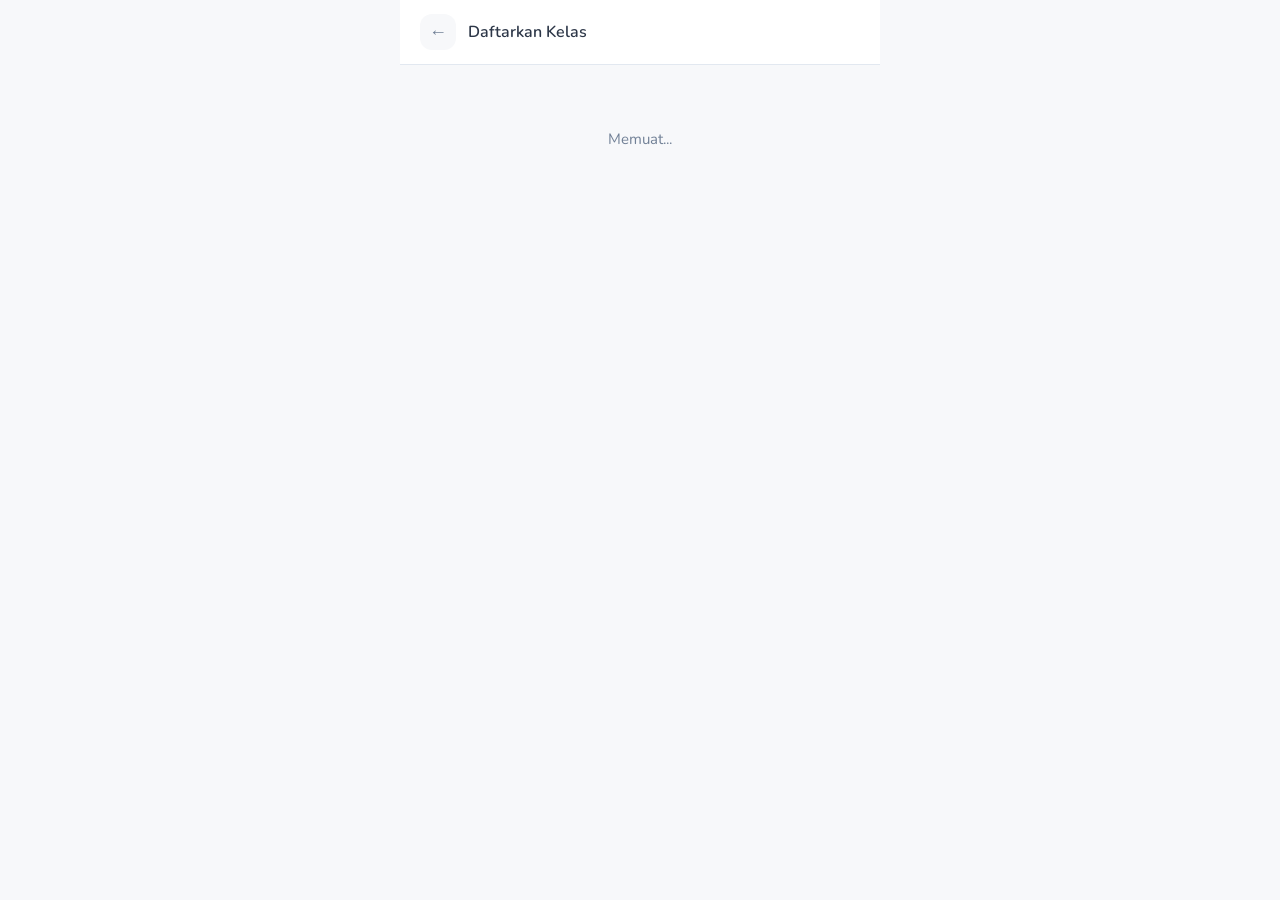
<file: pages/daftar-kelas.html>
<!DOCTYPE html>
<html lang="id">
<head>
  <meta charset="UTF-8">
  <meta name="viewport" content="width=device-width, initial-scale=1.0, viewport-fit=cover">
  <meta name="theme-color" content="#534AB7">
  <title>GuruIndo — Daftarkan Kelas</title>
  <link rel="icon" type="image/svg+xml" href="../favicon.svg">
  <link rel="apple-touch-icon" href="../favicon.svg">
  <link rel="stylesheet" href="../css/main.css">
  <link rel="stylesheet" href="../css/components.css">
  <link href="https://fonts.googleapis.com/css2?family=Poppins:wght@500;600&family=Nunito:wght@400;500;600;700&display=swap" rel="stylesheet">
  <style>
    .pilih-sekolah {
      display: flex; flex-direction: column; gap: 8px; margin-bottom: 4px;
    }
    .opsi-sekolah {
      display: flex; align-items: center; gap: 12px;
      padding: 13px 14px; background: white;
      border: 1.5px solid var(--garis); border-radius: var(--radius-sedang);
      cursor: pointer; -webkit-tap-highlight-color: transparent;
      transition: border-color 0.15s;
    }
    .opsi-sekolah.dipilih { border-color: var(--ungu); background: #FAFAFE; }
    .opsi-radio {
      width: 20px; height: 20px; border-radius: 50%;
      border: 2px solid var(--garis); flex-shrink: 0;
      display: flex; align-items: center; justify-content: center;
      font-size: 10px; color: transparent;
    }
    .opsi-sekolah.dipilih .opsi-radio {
      background: var(--ungu); border-color: var(--ungu); color: white;
    }
    .opsi-teks { flex: 1; min-width: 0; }
    .opsi-nama { font-size: 14px; font-weight: 600; color: var(--teks-utama); }
    .opsi-kota { font-size: 12px; color: var(--teks-muted); margin-top: 1px; }
    .form-sekolah-baru {
      display: flex; flex-direction: column; gap: 14px;
      padding: 14px; background: var(--bg-abu);
      border-radius: var(--radius-sedang); margin-top: 4px;
    }
    .hint { font-size: 12px; color: var(--teks-muted); line-height: 1.5; margin-top: 4px; }
  </style>
</head>
<body>
<div class="halaman">

  <!-- Header -->
  <div class="header-halaman">
    <button class="btn-kembali" id="btn-kembali" aria-label="Kembali">←</button>
    <span class="header-judul">Daftarkan Kelas</span>
  </div>

  <!-- Konten -->
  <div class="konten-scroll">

    <!-- Loading awal -->
    <div id="el-loading" style="text-align:center;padding:48px 0;color:var(--teks-muted)">
      Memuat...
    </div>

    <!-- Form (disembunyikan dulu sampai siap) -->
    <div id="el-form" style="display:none">

      <!-- Pilih sekolah (muncul hanya kalau guru sudah punya sekolah) -->
      <div id="blok-pilih-sekolah" style="display:none;margin-bottom:20px">
        <label class="input-label" style="margin-bottom:8px;display:block">Sekolah</label>
        <div class="pilih-sekolah" id="daftar-opsi-sekolah"></div>

        <!-- Opsi: sekolah baru -->
        <div class="opsi-sekolah" id="opsi-baru" style="margin-top:8px">
          <div class="opsi-radio">✓</div>
          <div class="opsi-teks">
            <div class="opsi-nama">+ Sekolah baru</div>
            <div class="opsi-kota">Daftarkan sekolah lain</div>
          </div>
        </div>
      </div>

      <!-- Form sekolah baru (muncul kalau belum punya sekolah, atau pilih "baru") -->
      <div class="form-sekolah-baru" id="form-sekolah-baru">
        <div class="input-grup">
          <label class="input-label" for="in-sekolah">Nama Sekolah</label>
          <input type="text" id="in-sekolah" class="input-field"
            placeholder="Contoh: SDN 1 Pangkatrejo" autocomplete="off">
        </div>
        <div class="input-grup">
          <label class="input-label" for="in-kota">Kota / Kabupaten <span style="font-weight:400;text-transform:none">(opsional)</span></label>
          <input type="text" id="in-kota" class="input-field"
            placeholder="Contoh: Lamongan" autocomplete="off">
        </div>
      </div>

      <div class="divider"></div>

      <!-- Data kelas -->
      <div class="input-grup" style="margin-bottom:14px">
        <label class="input-label" for="in-kelas">Nama Kelas</label>
        <input type="text" id="in-kelas" class="input-field"
          placeholder="Contoh: Kelas 4A" autocomplete="off">
      </div>

      <div class="input-grup" style="margin-bottom:8px">
        <label class="input-label" for="in-tahun">Tahun Ajaran <span style="font-weight:400;text-transform:none">(opsional)</span></label>
        <input type="text" id="in-tahun" class="input-field"
          placeholder="Contoh: 2025/2026" autocomplete="off">
      </div>

      <p class="hint">
        Setelah kelas dibuat, kamu bisa menambahkan murid satu per satu.
        Tiap murid akan dapat kode unik untuk dibagikan ke orang tuanya.
      </p>

      <div class="error-kotak" id="el-err" style="margin-top:14px"></div>

      <button class="btn btn-utama btn-blok" id="btn-simpan" style="margin-top:16px">
        Buat Kelas
      </button>

    </div>
  </div>
</div>

<script type="module">
  import { supabase } from '../js/supabase.js'
  import { toast, loading } from '../js/ui.js'

  ;(async () => {

  // Cek sesi & peran
  const { data: { user } } = await supabase.auth.getUser()
  if (!user) { window.location.href = 'masuk.html'; return }

  const { data: profil, error: errProfil } = await supabase
    .from('profil').select('peran').eq('id', user.id).maybeSingle()
  if (errProfil) {
    document.getElementById('el-loading').innerHTML =
      '<div class="state-kosong"><div class="state-kosong-ikon">😕</div>' +
      '<div class="state-kosong-judul">Koneksi bermasalah</div>' +
      '<div class="state-kosong-teks">Tidak bisa memuat. Cek koneksi internetmu, lalu coba lagi.</div>' +
      '<button class="btn btn-utama" onclick="location.reload()" style="margin-top:4px">Coba Lagi</button></div>'
    return
  }
  if (!profil)               { window.location.href = 'pilih-peran.html'; return }
  if (profil.peran !== 'guru') { window.location.href = 'beranda-ortu.html'; return }

  // State pilihan sekolah: null = belum pilih, 'baru' = sekolah baru, atau UUID sekolah
  let sekolahDipilih = 'baru'
  let punyaSekolah = false

  // Ambil daftar sekolah yang guru ini sudah punya
  const { data: sekolahSaya, error: errSek } =
    await supabase.rpc('daftar_sekolah_saya')

  document.getElementById('el-loading').style.display = 'none'
  document.getElementById('el-form').style.display = 'block'

  if (!errSek && sekolahSaya && sekolahSaya.length > 0) {
    punyaSekolah = true
    document.getElementById('blok-pilih-sekolah').style.display = 'block'

    const kontainer = document.getElementById('daftar-opsi-sekolah')
    sekolahSaya.forEach((s, idx) => {
      const opsi = document.createElement('div')
      opsi.className = 'opsi-sekolah'
      opsi.innerHTML = `
        <div class="opsi-radio">✓</div>
        <div class="opsi-teks">
          <div class="opsi-nama">${s.nama}</div>
          <div class="opsi-kota">${s.kota || 'Sekolah saya'}</div>
        </div>
      `
      opsi.addEventListener('click', () => pilihSekolah(s.id, opsi))
      kontainer.appendChild(opsi)

      // Pilih yang pertama secara default
      if (idx === 0) pilihSekolah(s.id, opsi)
    })

    // Opsi "sekolah baru"
    document.getElementById('opsi-baru').addEventListener('click', () => {
      pilihSekolah('baru', document.getElementById('opsi-baru'))
    })
  } else {
    // Belum punya sekolah → langsung tampil form sekolah baru
    sekolahDipilih = 'baru'
    document.getElementById('form-sekolah-baru').style.display = 'flex'
  }

  function pilihSekolah(nilai, elemen) {
    sekolahDipilih = nilai
    // Reset semua highlight
    document.querySelectorAll('.opsi-sekolah').forEach(o => o.classList.remove('dipilih'))
    elemen.classList.add('dipilih')
    // Tampilkan/sembunyikan form sekolah baru
    document.getElementById('form-sekolah-baru').style.display =
      (nilai === 'baru') ? 'flex' : 'none'
    sembunyikanErr()
  }

  function tampilErr(pesan) {
    const el = document.getElementById('el-err')
    el.textContent = pesan
    el.classList.add('tampil')
  }
  function sembunyikanErr() {
    document.getElementById('el-err').classList.remove('tampil')
  }

  // Tombol simpan
  document.getElementById('btn-simpan').addEventListener('click', async () => {
    const namaKelas = document.getElementById('in-kelas').value.trim()
    const tahun     = document.getElementById('in-tahun').value.trim()

    // Validasi nama kelas
    if (!namaKelas) {
      tampilErr('Nama kelas belum diisi.')
      document.getElementById('in-kelas').focus()
      return
    }

    // Siapkan parameter sesuai mode
    const params = {
      p_nama_kelas: namaKelas,
      p_tahun_ajaran: tahun || null,
      p_nama_sekolah: null,
      p_sekolah_id: null,
      p_kota: null
    }

    if (sekolahDipilih === 'baru') {
      const namaSek = document.getElementById('in-sekolah').value.trim()
      const kota    = document.getElementById('in-kota').value.trim()
      if (!namaSek) {
        tampilErr('Nama sekolah belum diisi.')
        document.getElementById('in-sekolah').focus()
        return
      }
      params.p_nama_sekolah = namaSek
      params.p_kota = kota || null
    } else {
      params.p_sekolah_id = sekolahDipilih
    }

    // Kunci tombol (penangkal Murphy #2: klik berkali-kali)
    const btn = document.getElementById('btn-simpan')
    btn.disabled = true
    btn.textContent = 'Menyimpan...'
    sembunyikanErr()

    const { data: hasil, error } = await supabase.rpc('daftar_kelas_baru', params)

    if (error) {
      btn.disabled = false
      btn.textContent = 'Buat Kelas'
      tampilErr('Gagal menyimpan: ' + (error.message || 'coba lagi ya'))
      console.error('daftar_kelas_baru:', error)
      return
    }

    // Berhasil → ke halaman detail kelas
    toast('Kelas berhasil dibuat! 🎉', 'sukses')
    setTimeout(() => {
      window.location.href = 'kelas.html?id=' + hasil.kelas_id
    }, 600)
  })

  document.getElementById('btn-kembali').addEventListener('click', () => {
    window.location.href = 'beranda-guru.html'
  })

  })()
</script>
</body>
</html>
</file>
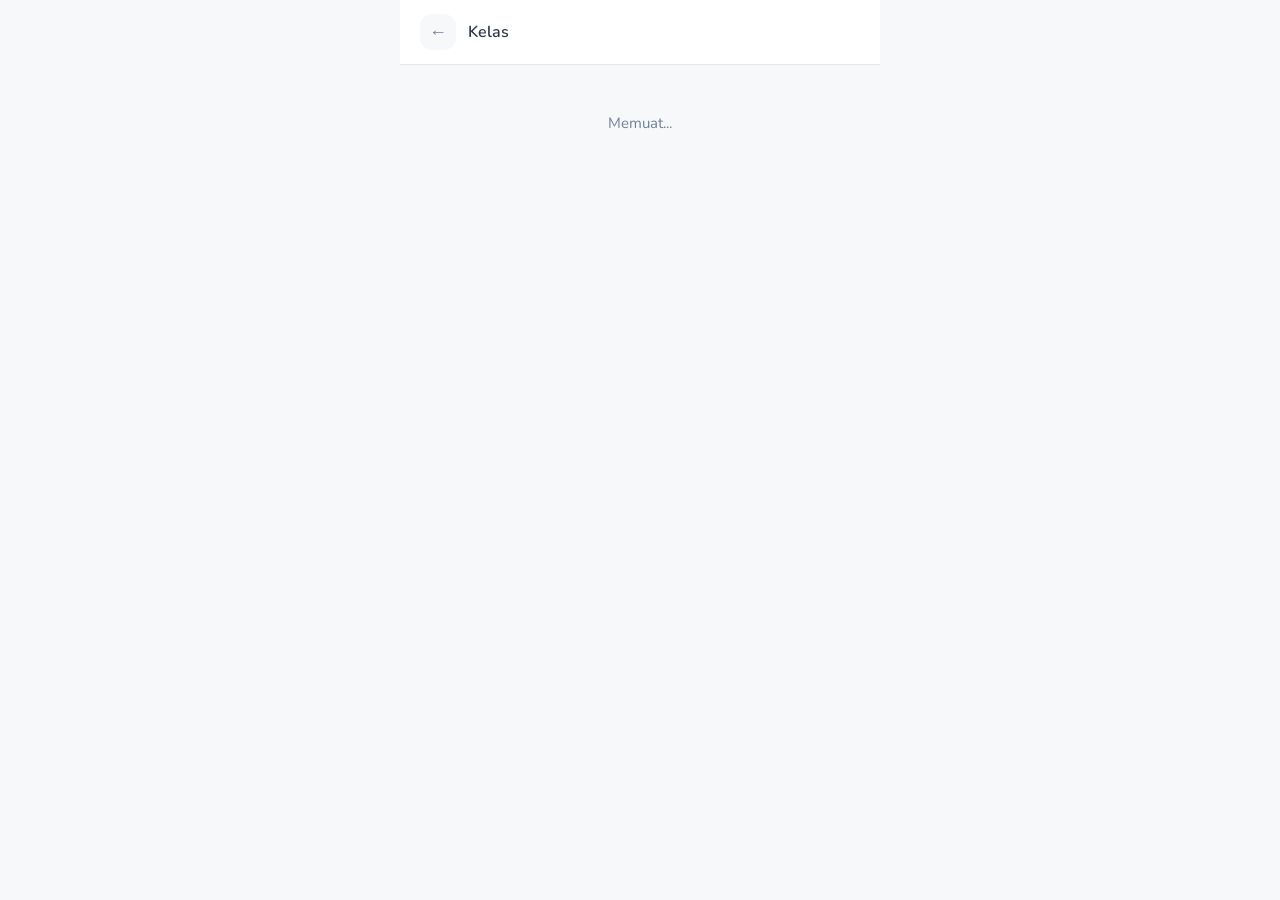
<file: pages/kelas.html>
<!DOCTYPE html>
<html lang="id">
<head>
  <meta charset="UTF-8">
  <meta name="viewport" content="width=device-width, initial-scale=1.0, viewport-fit=cover">
  <meta name="theme-color" content="#534AB7">
  <title>GuruIndo — Kelas</title>
  <link rel="icon" type="image/svg+xml" href="../favicon.svg">
  <link rel="apple-touch-icon" href="../favicon.svg">
  <link rel="stylesheet" href="../css/main.css">
  <link rel="stylesheet" href="../css/components.css">
  <link href="https://fonts.googleapis.com/css2?family=Poppins:wght@500;600&family=Nunito:wght@400;500;600;700&display=swap" rel="stylesheet">
  <style>
    .info-kelas-box {
      background: var(--ungu); color: white;
      padding: 18px 20px;
      margin: 16px; border-radius: var(--radius-besar);
    }
    .info-nama { font-size: 20px; font-weight: 600; font-family: 'Poppins'; }
    .info-sekolah { font-size: 13px; opacity: 0.85; margin-top: 3px; }
    .info-stat { font-size: 13px; opacity: 0.9; margin-top: 10px; }

    .baris-murid {
      display: flex; align-items: center; gap: 12px;
      padding: 13px 14px; background: white;
      border-radius: var(--radius-sedang); margin-bottom: 8px;
    }
    .murid-avatar {
      width: 40px; height: 40px; border-radius: 50%;
      background: var(--ungu-muda);
      display: flex; align-items: center; justify-content: center;
      font-size: 18px; flex-shrink: 0;
    }
    .murid-info { flex: 1; min-width: 0; }
    .murid-nama {
      font-size: 14px; font-weight: 600; color: var(--teks-utama);
      white-space: nowrap; overflow: hidden; text-overflow: ellipsis;
    }
    .murid-kode {
      font-size: 12px; color: var(--teks-muted); margin-top: 2px;
      font-family: monospace; letter-spacing: 0.05em;
    }
    .btn-kode {
      flex-shrink: 0; padding: 7px 12px;
      background: var(--ungu-muda); color: var(--ungu);
      border-radius: var(--radius-bulat);
      font-size: 12px; font-weight: 700;
      -webkit-tap-highlight-color: transparent;
    }
    .btn-kode:active { transform: scale(0.95); }
    .btn-catatan {
      flex-shrink: 0; padding: 7px 12px;
      background: var(--teal-muda); color: var(--teal-gelap);
      border-radius: var(--radius-bulat);
      font-size: 12px; font-weight: 700; margin-left: 6px;
      -webkit-tap-highlight-color: transparent; cursor: pointer;
    }
    .btn-catatan:active { transform: scale(0.95); }

    .seksi-judul {
      font-size: 13px; font-weight: 700; color: var(--teks-muted);
      text-transform: uppercase; letter-spacing: 0.05em;
      margin: 4px 4px 10px;
      display: flex; justify-content: space-between; align-items: center;
    }
    .btn-tambah {
      display: flex; align-items: center; justify-content: center; gap: 8px;
      width: 100%; padding: 13px;
      background: white; border: 1.5px dashed var(--garis);
      border-radius: var(--radius-sedang);
      color: var(--ungu); font-size: 14px; font-weight: 600;
      margin-top: 8px;
      -webkit-tap-highlight-color: transparent;
    }
    .btn-tambah:active { border-color: var(--ungu); }

    /* Bottom sheet */
    .overlay {
      display: none; position: fixed; inset: 0;
      background: rgba(0,0,0,0.4); z-index: 100;
    }
    .sheet {
      display: none; position: fixed; bottom: 0; left: 0; right: 0;
      background: white; border-radius: 20px 20px 0 0;
      padding: 22px 20px calc(22px + env(safe-area-inset-bottom));
      z-index: 101; max-width: 480px; margin: 0 auto;
      animation: gi-fadein 0.25s ease;
    }
    .sheet-handle {
      width: 36px; height: 4px; background: #E5E7EB;
      border-radius: 2px; margin: 0 auto 18px;
    }
    .sheet-judul { font-size: 17px; font-weight: 600; margin-bottom: 16px; }

    /* Tampilan kode besar */
    .kode-besar {
      text-align: center; padding: 20px;
      background: var(--ungu-muda); border-radius: var(--radius-besar);
      margin-bottom: 16px;
    }
    .kode-label { font-size: 12px; color: var(--ungu); font-weight: 700;
      text-transform: uppercase; letter-spacing: 0.08em; }
    .kode-nilai {
      font-size: 30px; font-weight: 700; color: var(--ungu-gelap);
      font-family: monospace; letter-spacing: 0.1em; margin-top: 6px;
    }
    .kode-anak-nama { font-size: 13px; color: var(--teks-muted); margin-top: 6px; }
  </style>
</head>
<body>
<div class="halaman">

  <!-- Header -->
  <div class="header-halaman">
    <button class="btn-kembali" id="btn-kembali" aria-label="Kembali">←</button>
    <span class="header-judul" id="judul-header">Kelas</span>
  </div>

  <!-- Loading -->
  <div id="el-loading" style="text-align:center;padding:48px 0;color:var(--teks-muted)">
    Memuat...
  </div>

  <!-- Error -->
  <div id="el-error" class="state-kosong" style="display:none">
    <div class="state-kosong-ikon">😕</div>
    <div class="state-kosong-judul">Tidak bisa memuat kelas</div>
    <div class="state-kosong-teks">Cek koneksi internet kamu, lalu coba lagi.</div>
    <button class="btn btn-utama" id="btn-retry" style="margin-top:4px">Coba Lagi</button>
  </div>

  <!-- Konten -->
  <div id="el-konten" style="display:none">

    <!-- Info kelas -->
    <div class="info-kelas-box">
      <div class="info-nama" id="info-nama">—</div>
      <div class="info-sekolah" id="info-sekolah">—</div>
      <div class="info-stat" id="info-stat">0 murid</div>
    </div>

    <div class="konten-scroll" style="padding-top:0">
      <div class="seksi-judul">
        <span>Daftar Murid</span>
      </div>

      <!-- Daftar murid -->
      <div id="daftar-murid"></div>

      <!-- Empty murid -->
      <div id="murid-kosong" class="state-kosong" style="display:none;padding:32px 24px">
        <div class="state-kosong-ikon">🧒</div>
        <div class="state-kosong-judul">Belum ada murid</div>
        <div class="state-kosong-teks">
          Tambahkan murid satu per satu. Tiap murid otomatis dapat kode untuk orang tuanya.
        </div>
      </div>

      <!-- Tombol tambah -->
      <button class="btn-tambah" id="btn-tambah-murid">+ Tambah Murid</button>
    </div>
  </div>
</div>

<!-- Sheet: tambah murid -->
<div class="overlay" id="ov-tambah"></div>
<div class="sheet" id="sheet-tambah">
  <div class="sheet-handle"></div>
  <div class="sheet-judul">Tambah Murid</div>
  <div class="input-grup" style="margin-bottom:8px">
    <label class="input-label" for="in-nama-murid">Nama Lengkap Murid</label>
    <input type="text" id="in-nama-murid" class="input-field"
      placeholder="Contoh: Budi Santoso" autocomplete="off">
  </div>
  <div class="error-kotak" id="err-murid" style="margin-top:8px"></div>
  <button class="btn btn-utama btn-blok" id="btn-simpan-murid" style="margin-top:14px">
    Simpan & Buat Kode
  </button>
  <button class="btn btn-ghost btn-blok" id="btn-batal-tambah" style="margin-top:4px">
    Batal
  </button>
</div>

<!-- Sheet: tampil kode + bagikan -->
<div class="overlay" id="ov-kode"></div>
<div class="sheet" id="sheet-kode">
  <div class="sheet-handle"></div>
  <div class="sheet-judul">Kode untuk Orang Tua</div>
  <div class="kode-besar">
    <div class="kode-label">Kode Anak</div>
    <div class="kode-nilai" id="kode-nilai">—</div>
    <div class="kode-anak-nama" id="kode-nama">—</div>
  </div>
  <p style="font-size:13px;color:var(--teks-muted);line-height:1.6;margin-bottom:16px">
    Bagikan kode ini ke orang tua murid. Mereka memasukkannya di GuruIndo untuk
    terhubung dengan anaknya.
  </p>
  <button class="btn btn-utama btn-blok" id="btn-bagikan">📤 Bagikan ke Orang Tua</button>
  <button class="btn btn-outline btn-blok" id="btn-salin" style="margin-top:8px">Salin Teks</button>
  <button class="btn btn-ghost btn-blok" id="btn-tutup-kode" style="margin-top:4px">Tutup</button>
</div>

<script type="module">
  import { supabase } from '../js/supabase.js'
  import { toast } from '../js/ui.js'

  ;(async () => {

  // Ambil id kelas dari URL
  const params = new URLSearchParams(window.location.search)
  const kelasId = params.get('id')
  if (!kelasId) { window.location.href = 'beranda-guru.html'; return }

  // Cek sesi
  const { data: { user } } = await supabase.auth.getUser()
  if (!user) { window.location.href = 'masuk.html'; return }

  let namaKelas = ''
  let namaSekolah = ''

  // Muat data kelas + murid
  async function muat() {
    document.getElementById('el-loading').style.display = 'block'
    document.getElementById('el-konten').style.display = 'none'
    document.getElementById('el-error').style.display = 'none'

    // Data kelas
    const { data: kelas, error: errKelas } = await supabase
      .from('kelas')
      .select('nama_kelas, kode_kelas, sekolah(nama)')
      .eq('id', kelasId)
      .maybeSingle()

    if (errKelas || !kelas) {
      document.getElementById('el-loading').style.display = 'none'
      document.getElementById('el-error').style.display = 'flex'
      return
    }

    namaKelas = kelas.nama_kelas
    namaSekolah = kelas.sekolah?.nama || ''

    document.getElementById('judul-header').textContent = namaKelas
    document.getElementById('info-nama').textContent = namaKelas
    document.getElementById('info-sekolah').textContent = namaSekolah

    // Daftar murid
    const { data: murid, error: errMurid } = await supabase
      .from('murid')
      .select('id, nama, kode_anak')
      .eq('kelas_id', kelasId)
      .order('nama', { ascending: true })

    document.getElementById('el-loading').style.display = 'none'
    document.getElementById('el-konten').style.display = 'block'

    if (errMurid) {
      document.getElementById('el-error').style.display = 'flex'
      document.getElementById('el-konten').style.display = 'none'
      return
    }

    const jumlah = murid ? murid.length : 0
    document.getElementById('info-stat').textContent = jumlah + ' murid'

    const kontainer = document.getElementById('daftar-murid')
    kontainer.innerHTML = ''

    if (jumlah === 0) {
      document.getElementById('murid-kosong').style.display = 'flex'
    } else {
      document.getElementById('murid-kosong').style.display = 'none'
      murid.forEach(m => {
        const baris = document.createElement('div')
        baris.className = 'baris-murid'
        baris.innerHTML = `
          <div class="murid-avatar">🧒</div>
          <div class="murid-info">
            <div class="murid-nama">${m.nama}</div>
            <div class="murid-kode">${m.kode_anak}</div>
          </div>
          <div class="btn-kode">Kode</div>
          <div class="btn-catatan">Catatan</div>
        `
        baris.querySelector('.btn-kode')
          .addEventListener('click', () => bukaKode(m.nama, m.kode_anak))
        baris.querySelector('.btn-catatan')
          .addEventListener('click', () => {
            window.location.href = 'catatan-thread.html?murid=' + m.id
          })
        kontainer.appendChild(baris)
      })
    }
  }

  muat()
  window.muatUlang = muat

  // ── Sheet tambah murid ──
  const ovTambah = document.getElementById('ov-tambah')
  const sheetTambah = document.getElementById('sheet-tambah')
  const inNama = document.getElementById('in-nama-murid')

  function bukaTambah() {
    document.getElementById('err-murid').classList.remove('tampil')
    inNama.value = ''
    ovTambah.style.display = 'block'
    sheetTambah.style.display = 'block'
    setTimeout(() => inNama.focus(), 300)
  }
  function tutupTambah() {
    ovTambah.style.display = 'none'
    sheetTambah.style.display = 'none'
  }

  document.getElementById('btn-tambah-murid').addEventListener('click', bukaTambah)
  document.getElementById('btn-batal-tambah').addEventListener('click', tutupTambah)
  ovTambah.addEventListener('click', tutupTambah)

  inNama.addEventListener('keydown', e => { if (e.key === 'Enter') simpanMurid() })

  document.getElementById('btn-simpan-murid').addEventListener('click', simpanMurid)

  async function simpanMurid() {
    const nama = inNama.value.trim()
    const errEl = document.getElementById('err-murid')

    if (!nama) {
      errEl.textContent = 'Nama murid belum diisi.'
      errEl.classList.add('tampil')
      return
    }

    const btn = document.getElementById('btn-simpan-murid')
    btn.disabled = true
    btn.textContent = 'Menyimpan...'
    errEl.classList.remove('tampil')

    const { data: kode, error } = await supabase
      .rpc('tambah_murid', { p_kelas_id: kelasId, p_nama: nama })

    btn.disabled = false
    btn.textContent = 'Simpan & Buat Kode'

    if (error) {
      errEl.textContent = 'Gagal menyimpan: ' + (error.message || 'coba lagi')
      errEl.classList.add('tampil')
      console.error('tambah_murid:', error)
      return
    }

    tutupTambah()
    // Langsung tampilkan kode yang baru dibuat
    bukaKode(nama, kode)
    // Refresh daftar
    muat()
  }

  // ── Sheet tampil kode + bagikan ──
  const ovKode = document.getElementById('ov-kode')
  const sheetKode = document.getElementById('sheet-kode')
  let kodeAktif = ''
  let namaAktif = ''

  function bukaKode(nama, kode) {
    kodeAktif = kode
    namaAktif = nama
    document.getElementById('kode-nilai').textContent = kode
    document.getElementById('kode-nama').textContent = 'untuk ' + nama
    ovKode.style.display = 'block'
    sheetKode.style.display = 'block'
  }
  function tutupKode() {
    ovKode.style.display = 'none'
    sheetKode.style.display = 'none'
  }

  document.getElementById('btn-tutup-kode').addEventListener('click', tutupKode)
  ovKode.addEventListener('click', tutupKode)

  function teksBagikan() {
    return `Halo Bapak/Ibu wali murid ${namaAktif} 🙏\n\n`
      + `Untuk memantau informasi sekolah ${namaAktif} di ${namaKelas}`
      + (namaSekolah ? ` (${namaSekolah})` : '') + `, silakan gunakan aplikasi GuruIndo:\n\n`
      + `1. Buka: https://guruindo.github.io/\n`
      + `2. Daftar sebagai Orang Tua\n`
      + `3. Masukkan kode anak: ${kodeAktif}\n\n`
      + `Terima kasih 😊`
  }

  // Bagikan (pakai Web Share API kalau tersedia, fallback ke salin)
  document.getElementById('btn-bagikan').addEventListener('click', async () => {
    const teks = teksBagikan()
    if (navigator.share) {
      try {
        await navigator.share({ text: teks })
      } catch (e) {
        // user batal share — diamkan
      }
    } else {
      // Fallback: salin
      salinTeks(teks)
    }
  })

  document.getElementById('btn-salin').addEventListener('click', () => {
    salinTeks(teksBagikan())
  })

  async function salinTeks(teks) {
    try {
      await navigator.clipboard.writeText(teks)
      toast('Teks disalin! Tinggal tempel di WhatsApp 📋', 'sukses')
    } catch (e) {
      // Fallback lama
      const ta = document.createElement('textarea')
      ta.value = teks
      document.body.appendChild(ta)
      ta.select()
      try { document.execCommand('copy'); toast('Teks disalin! 📋', 'sukses') }
      catch (e2) { toast('Gagal menyalin. Salin manual ya.', 'info') }
      document.body.removeChild(ta)
    }
  }

  // Navigasi
  document.getElementById('btn-kembali').addEventListener('click', () => {
    window.location.href = 'beranda-guru.html'
  })
  document.getElementById('btn-retry').addEventListener('click', muat)

  })()
</script>
</body>
</html>
</file>
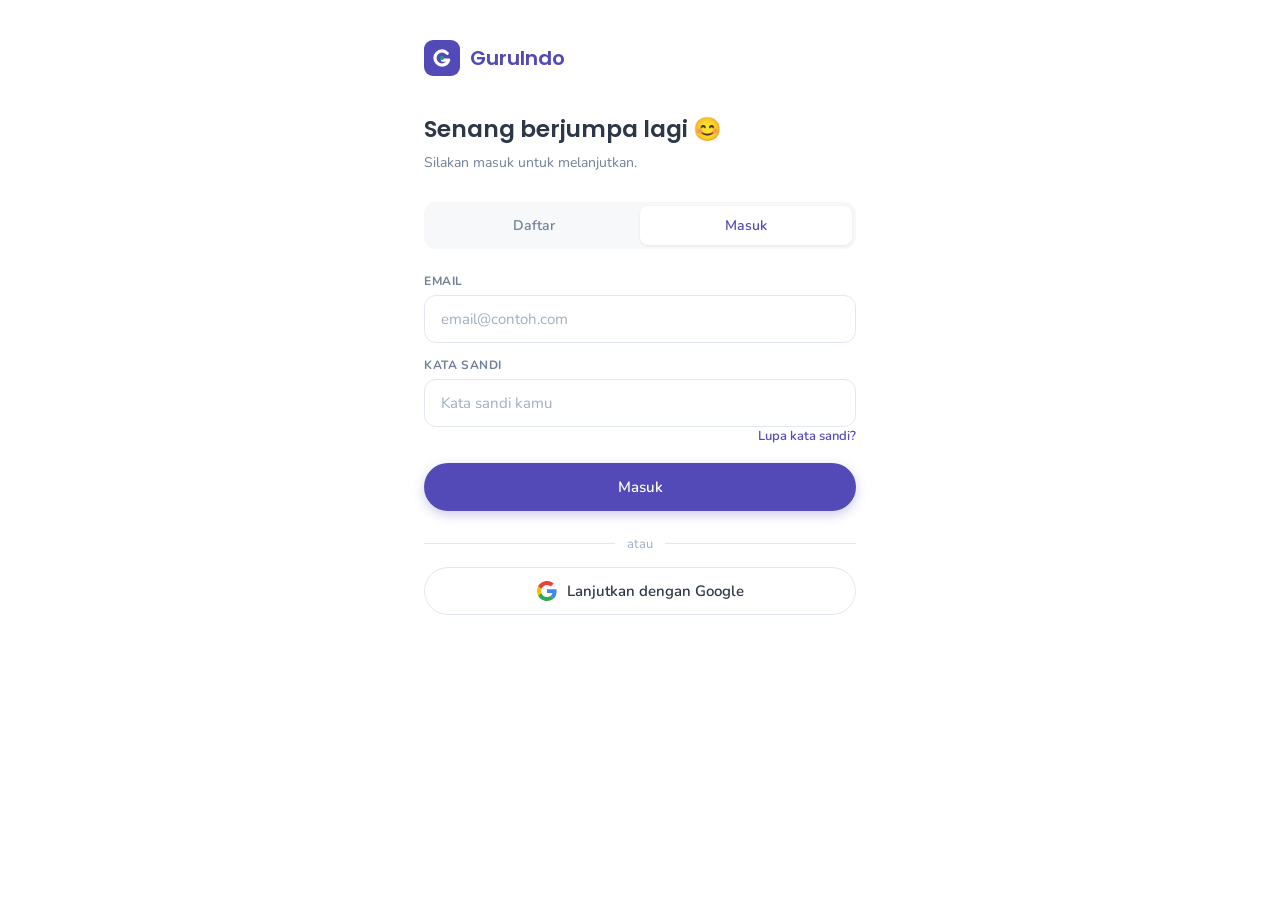
<file: pages/masuk.html>
<!DOCTYPE html>
<html lang="id">
<head>
  <meta charset="UTF-8">
  <meta name="viewport" content="width=device-width, initial-scale=1.0, viewport-fit=cover">
  <meta name="theme-color" content="#534AB7">
  <title>GuruIndo — Masuk</title>
  <link rel="icon" type="image/svg+xml" href="../favicon.svg">
  <link rel="apple-touch-icon" href="../favicon.svg">
  <link rel="stylesheet" href="../css/main.css">
  <link rel="stylesheet" href="../css/components.css">
  <link href="https://fonts.googleapis.com/css2?family=Poppins:wght@500;600&family=Nunito:wght@400;500;600&display=swap" rel="stylesheet">
  <style>
    body { background: white; }
    .auth-wrap {
      min-height: 100dvh;
      display: flex;
      flex-direction: column;
      max-width: 480px;
      margin: 0 auto;
      padding: 40px 24px 32px;
      padding-bottom: calc(32px + env(safe-area-inset-bottom));
    }
    .auth-logo {
      display: flex;
      align-items: center;
      gap: 10px;
      margin-bottom: 36px;
    }
    .auth-logo-teks {
      font-family: 'Poppins', sans-serif;
      font-size: 20px;
      font-weight: 600;
      color: var(--ungu);
    }
    .auth-judul {
      font-size: 23px;
      font-weight: 600;
      color: var(--teks-utama);
      margin-bottom: 6px;
    }
    .auth-sub {
      font-size: 14px;
      color: var(--teks-muted);
      margin-bottom: 28px;
      line-height: 1.55;
    }
    .form-grup { display: flex; flex-direction: column; gap: 14px; }
    .lupa-sandi {
      font-size: 13px;
      color: var(--ungu);
      text-align: right;
      margin-top: -6px;
      cursor: pointer;
      font-weight: 600;
    }
    .pemisah {
      display: flex; align-items: center; gap: 12px; margin-top: 24px;
    }
    .pemisah-garis { flex: 1; height: 1px; background: var(--garis); }
    .pemisah-teks  { font-size: 13px; color: var(--teks-ringan); }
    .btn-google {
      width: 100%; margin-top: 14px;
      display: flex; align-items: center; justify-content: center; gap: 10px;
      padding: 13px 20px; border-radius: var(--radius-bulat);
      border: 1.5px solid var(--garis); background: white;
      font-size: 15px; font-weight: 600; font-family: 'Nunito', sans-serif;
      color: var(--teks-utama); cursor: pointer;
      -webkit-tap-highlight-color: transparent;
      transition: background 0.15s;
    }
    .btn-google:active { background: var(--bg-abu); }
  </style>
</head>
<body>
<div class="auth-wrap">

  <!-- Logo -->
  <div class="auth-logo">
    <svg width="36" height="36" viewBox="0 0 36 36" fill="none">
      <rect width="36" height="36" rx="9" fill="#534AB7"/>
      <path d="M23.2 13.22 C21.94 11.81 20.11 10.97 18 10.97 C14.06 10.97 10.97 14.13 10.97 18 C10.97 21.87 14.06 25.03 18 25.03 C21.09 25.03 23.77 22.99 24.68 20.11 H18.42"
        stroke="white" stroke-width="3.23"
        stroke-linecap="round" stroke-linejoin="round" fill="none"/>
      <circle cx="18" cy="18" r="2.11" fill="#1D9E75"/>
    </svg>
    <span class="auth-logo-teks">GuruIndo</span>
  </div>

  <!-- Judul dinamis -->
  <div id="jdl-daftar" style="display:none">
    <h1 class="auth-judul">Selamat datang 👋</h1>
    <p class="auth-sub">Buat akun untuk mulai menghubungkan sekolah dan rumah.</p>
  </div>
  <div id="jdl-masuk">
    <h1 class="auth-judul">Senang berjumpa lagi 😊</h1>
    <p class="auth-sub">Silakan masuk untuk melanjutkan.</p>
  </div>

  <!-- Tab daftar / masuk -->
  <div class="tab-wrap" style="margin-bottom:24px">
    <div class="tab" id="tab-daftar" onclick="ganti('daftar')">Daftar</div>
    <div class="tab aktif" id="tab-masuk" onclick="ganti('masuk')">Masuk</div>
  </div>

  <!-- Kotak error -->
  <div class="error-kotak" id="err" style="margin-bottom:16px"></div>

  <!-- Form daftar -->
  <div id="fdaftar" style="display:none">
    <div class="form-grup">
      <div class="input-grup">
        <label class="input-label">Siapa nama Bapak/Ibu?</label>
        <input class="input-field" type="text" id="d-nama"
          placeholder="Tulis nama di sini" autocomplete="name">
      </div>
      <div class="input-grup">
        <label class="input-label">Email Bapak/Ibu</label>
        <input class="input-field" type="email" id="d-email"
          placeholder="email@contoh.com" autocomplete="email">
        <div style="font-size:12px; color:var(--teks-muted); margin-top:6px; line-height:1.5">
          Email yang sudah ada di HP juga boleh dipakai.
        </div>
      </div>
      <div class="input-grup">
        <label class="input-label">Buat kata sandi</label>
        <input class="input-field" type="password" id="d-sandi"
          placeholder="Minimal 8 huruf/angka" autocomplete="new-password">
        <div style="font-size:12px; color:var(--teks-muted); margin-top:6px; line-height:1.5">
          Pakai yang mudah Bapak/Ibu ingat, ya.
        </div>
      </div>
      <button class="btn btn-utama btn-blok" style="margin-top:4px"
        onclick="daftar()">Buat akun saya</button>
    </div>
  </div>

  <!-- Form masuk -->
  <div id="fmasuk">
    <div class="form-grup">
      <div class="input-grup">
        <label class="input-label">Email</label>
        <input class="input-field" type="email" id="m-email"
          placeholder="email@contoh.com" autocomplete="email">
      </div>
      <div class="input-grup">
        <label class="input-label">Kata sandi</label>
        <input class="input-field" type="password" id="m-sandi"
          placeholder="Kata sandi kamu" autocomplete="current-password">
        <div class="lupa-sandi" onclick="lupaSandi()">Lupa kata sandi?</div>
      </div>
      <button class="btn btn-utama btn-blok" style="margin-top:4px"
        onclick="masuk()">Masuk</button>
    </div>
  </div>

  <!-- Pemisah + Google (berlaku untuk daftar & masuk) -->
  <div class="pemisah">
    <div class="pemisah-garis"></div>
    <span class="pemisah-teks">atau</span>
    <div class="pemisah-garis"></div>
  </div>
  <button class="btn-google" id="btn-google" onclick="masukGoogle()">
    <svg width="20" height="20" viewBox="0 0 48 48">
      <path fill="#EA4335" d="M24 9.5c3.54 0 6.71 1.22 9.21 3.6l6.85-6.85C35.9 2.38 30.47 0 24 0 14.62 0 6.51 5.38 2.56 13.22l7.98 6.19C12.43 13.72 17.74 9.5 24 9.5z"/>
      <path fill="#4285F4" d="M46.98 24.55c0-1.57-.15-3.09-.38-4.55H24v9.02h12.94c-.58 2.96-2.26 5.48-4.78 7.18l7.73 6c4.51-4.18 7.09-10.36 7.09-17.65z"/>
      <path fill="#FBBC05" d="M10.53 28.59c-.48-1.45-.76-2.99-.76-4.59s.27-3.14.76-4.59l-7.98-6.19C.92 16.46 0 20.12 0 24c0 3.88.92 7.54 2.56 10.78l7.97-6.19z"/>
      <path fill="#34A853" d="M24 48c6.48 0 11.93-2.13 15.89-5.81l-7.73-6c-2.18 1.48-4.97 2.36-8.16 2.36-6.26 0-11.57-4.22-13.47-9.91l-7.98 6.19C6.51 42.62 14.62 48 24 48z"/>
    </svg>
    Lanjutkan dengan Google
  </button>

</div>

<script type="module">
  import { supabase } from '../js/supabase.js'
  import { toast, loading } from '../js/ui.js'

  // Kalau sudah login, redirect langsung
  const { data: { session } } = await supabase.auth.getSession()
  if (session) { window.location.href = '../index.html'; }

  function err(pesan) {
    const el = document.getElementById('err')
    el.textContent = pesan
    el.classList.add('tampil')
  }
  function clearErr() {
    document.getElementById('err').classList.remove('tampil')
  }

  window.ganti = function(tab) {
    const d = tab === 'daftar'
    document.getElementById('tab-daftar').classList.toggle('aktif', d)
    document.getElementById('tab-masuk').classList.toggle('aktif', !d)
    document.getElementById('fdaftar').style.display = d ? 'block' : 'none'
    document.getElementById('fmasuk').style.display  = d ? 'none' : 'block'
    document.getElementById('jdl-daftar').style.display = d ? 'block' : 'none'
    document.getElementById('jdl-masuk').style.display  = d ? 'none' : 'block'
    clearErr()
  }

  window.daftar = async function() {
    const nama  = document.getElementById('d-nama').value.trim()
    const email = document.getElementById('d-email').value.trim()
    const sandi = document.getElementById('d-sandi').value
    clearErr()

    if (!nama)          return err('Namanya belum diisi nih, Pak/Bu.')
    if (!email)         return err('Emailnya belum diisi nih, Pak/Bu.')
    if (sandi.length < 8) return err('Kata sandi minimal 8 huruf/angka ya.')

    loading(true, 'Membuat akun...')
    const { data, error } = await supabase.auth.signUp({
      email, password: sandi,
      options: { data: { nama } }
    })
    loading(false)

    if (error) {
      if (error.message.includes('already registered'))
        return err('Email ini sudah terdaftar. Coba masuk ya.')
      return err('Aduh, ada yang tidak beres. Coba lagi ya?')
    }

    // Simpan nama sementara untuk pilih-peran
    localStorage.setItem('gi_nama_tmp', nama)

    if (data.session) {
      // Email confirmation dimatikan — langsung lanjut
      toast('Akun berhasil dibuat! 🎉', 'sukses')
      setTimeout(() => { window.location.href = 'pilih-peran.html' }, 700)
    } else {
      // Email confirmation aktif — minta cek inbox
      toast('Cek emailmu untuk konfirmasi dulu ya 📩', 'info')
      document.getElementById('fdaftar').innerHTML = `
        <div style="text-align:center;padding:20px 0">
          <div style="font-size:48px;margin-bottom:12px">📩</div>
          <p style="font-size:14px;color:var(--teks-muted);line-height:1.6">
            Link konfirmasi sudah dikirim ke <strong>${email}</strong>.<br>
            Klik link di email lalu buka app lagi ya.
          </p>
        </div>
      `
    }
  }

  window.masuk = async function() {
    const email = document.getElementById('m-email').value.trim()
    const sandi = document.getElementById('m-sandi').value
    clearErr()

    if (!email) return err('Email belum diisi nih.')
    if (!sandi) return err('Kata sandi belum diisi nih.')

    loading(true, 'Sedang masuk...')
    const { data, error } = await supabase.auth.signInWithPassword({ email, password: sandi })
    loading(false)

    if (error) {
      if (error.message.includes('Invalid login'))
        return err('Email atau kata sandi kurang tepat.')
      if (error.message.includes('Email not confirmed'))
        return err('Email belum dikonfirmasi. Cek inbox dulu ya.')
      return err('Aduh, ada yang tidak beres. Coba lagi ya?')
    }

    // Cek apakah sudah punya profil
    const { data: profil } = await supabase
      .from('profil').select('peran').eq('id', data.user.id).maybeSingle()

    if (!profil) {
      window.location.href = 'pilih-peran.html'
    } else if (profil.peran === 'guru') {
      window.location.href = 'beranda-guru.html'
    } else {
      window.location.href = 'beranda-ortu.html'
    }
  }

  window.lupaSandi = async function() {
    const email = document.getElementById('m-email').value.trim()
    if (!email) return err('Isi email dulu, nanti kami kirim link reset.')
    loading(true, 'Mengirim email...')
    const { error } = await supabase.auth.resetPasswordForEmail(email)
    loading(false)
    if (error) return err('Gagal kirim email. Coba lagi ya?')
    toast('Link reset sudah dikirim! Cek inbox kamu 📩', 'sukses')
  }

  window.masukGoogle = async function() {
    const btn = document.getElementById('btn-google')
    btn.disabled = true
    btn.textContent = 'Menghubungkan...'
    const { error } = await supabase.auth.signInWithOAuth({
      provider: 'google',
      options: { redirectTo: 'https://guruindo.github.io/pages/masuk.html' }
    })
    if (error) {
      btn.disabled = false
      btn.innerHTML = `<svg width="20" height="20" viewBox="0 0 48 48"><path fill="#EA4335" d="M24 9.5c3.54 0 6.71 1.22 9.21 3.6l6.85-6.85C35.9 2.38 30.47 0 24 0 14.62 0 6.51 5.38 2.56 13.22l7.98 6.19C12.43 13.72 17.74 9.5 24 9.5z"/><path fill="#4285F4" d="M46.98 24.55c0-1.57-.15-3.09-.38-4.55H24v9.02h12.94c-.58 2.96-2.26 5.48-4.78 7.18l7.73 6c4.51-4.18 7.09-10.36 7.09-17.65z"/><path fill="#FBBC05" d="M10.53 28.59c-.48-1.45-.76-2.99-.76-4.59s.27-3.14.76-4.59l-7.98-6.19C.92 16.46 0 20.12 0 24c0 3.88.92 7.54 2.56 10.78l7.97-6.19z"/><path fill="#34A853" d="M24 48c6.48 0 11.93-2.13 15.89-5.81l-7.73-6c-2.18 1.48-4.97 2.36-8.16 2.36-6.26 0-11.57-4.22-13.47-9.91l-7.98 6.19C6.51 42.62 14.62 48 24 48z"/></svg> Lanjutkan dengan Google`
      err('Gagal membuka Google. Coba lagi ya.')
    }
    // Kalau berhasil: browser redirect ke Google, tidak perlu handle di sini
  }

  // Enter key
  document.addEventListener('keydown', e => {
    if (e.key !== 'Enter') return
    const daftarVisible = document.getElementById('fdaftar').style.display !== 'none'
    daftarVisible ? window.daftar() : window.masuk()
  })
</script>
</body>
</html>
</file>
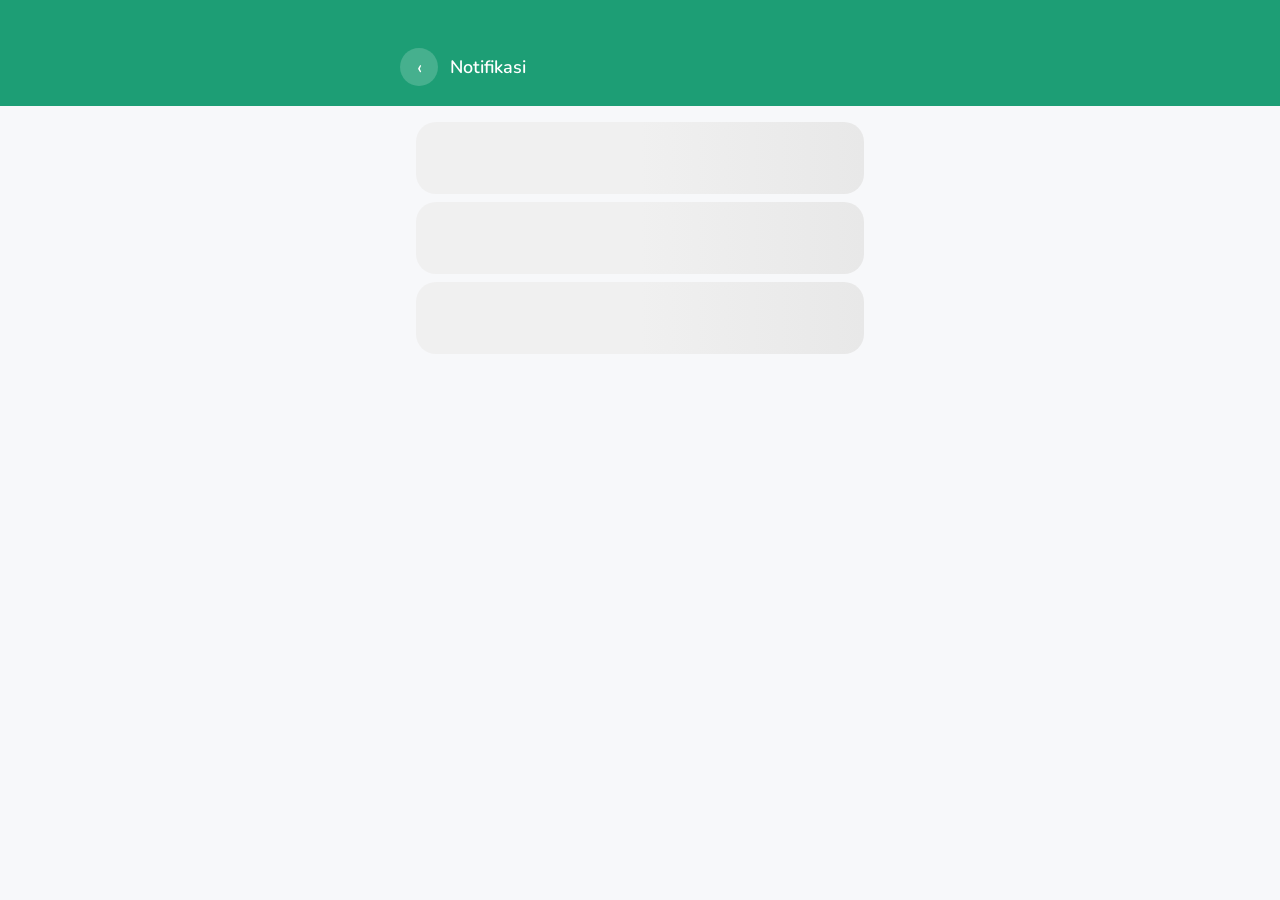
<file: pages/notifikasi.html>
<!DOCTYPE html>
<html lang="id">
<head>
  <meta charset="UTF-8">
  <meta name="viewport" content="width=device-width, initial-scale=1.0, viewport-fit=cover">
  <meta name="theme-color" content="#1D9E75">
  <title>GuruIndo — Notifikasi</title>
  <link rel="icon" type="image/svg+xml" href="../favicon.svg">
  <link rel="apple-touch-icon" href="../favicon.svg">
  <link rel="stylesheet" href="../css/main.css">
  <link rel="stylesheet" href="../css/components.css">
  <link href="https://fonts.googleapis.com/css2?family=Poppins:wght@500;600&family=Nunito:wght@400;500;600&display=swap" rel="stylesheet">
  <style>
    body { background: var(--bg-abu); }

    .header {
      background: var(--teal);
      padding: 48px max(20px, calc((100% - 480px) / 2)) 20px;
      padding-top: calc(48px + env(safe-area-inset-top));
    }
    .header-baris { display: flex; align-items: center; gap: 12px; }
    .btn-kembali {
      width: 38px; height: 38px; flex-shrink: 0;
      background: rgba(255,255,255,0.18);
      border-radius: 50%; border: none; cursor: pointer;
      display: flex; align-items: center; justify-content: center;
      font-size: 20px; color: white;
      -webkit-tap-highlight-color: transparent;
    }
    .judul-hal { color: white; font-size: 18px; font-weight: 600; flex: 1; }
    .btn-tandai-semua {
      background: none; border: none; cursor: pointer;
      color: rgba(255,255,255,0.9); font-size: 13px; font-weight: 600;
      font-family: 'Nunito', sans-serif; padding: 6px 4px;
      -webkit-tap-highlight-color: transparent;
    }

    .konten {
      padding: 16px;
      padding-bottom: calc(32px + env(safe-area-inset-bottom));
      max-width: 480px; margin: 0 auto;
    }

    .kartu-notif {
      background: white; border-radius: var(--radius-besar);
      padding: 14px 16px; margin-bottom: 8px;
      cursor: pointer; display: flex; gap: 12px; align-items: flex-start;
      -webkit-tap-highlight-color: transparent;
      transition: transform 0.15s ease;
      position: relative;
    }
    .kartu-notif:active { transform: scale(0.98); }
    .kartu-notif.belum::before {
      content: ''; position: absolute; left: 6px; top: 18px;
      width: 7px; height: 7px; border-radius: 50%; background: var(--teal);
    }
    .ikon-notif {
      width: 40px; height: 40px; border-radius: 50%; flex-shrink: 0;
      background: var(--teal-muda);
      display: flex; align-items: center; justify-content: center; font-size: 20px;
    }
    .isi-notif { flex: 1; min-width: 0; }
    .judul-notif { font-size: 14px; font-weight: 600; color: var(--teks-utama); }
    .teks-notif { font-size: 13px; color: var(--teks-muted); margin-top: 3px; line-height: 1.45; }
    .waktu-notif { font-size: 11px; color: var(--teks-muted); margin-top: 6px; opacity: 0.8; }

    .skeleton {
      background: linear-gradient(90deg,#f0f0f0 25%,#e8e8e8 50%,#f0f0f0 75%);
      background-size: 200% 100%; animation: shimmer 1.3s infinite;
      border-radius: var(--radius-besar); height: 72px; margin-bottom: 8px;
    }
    @keyframes shimmer { 0% { background-position: -200% 0; } 100% { background-position: 200% 0; } }
  </style>
</head>
<body>

<div class="header">
  <div class="header-baris">
    <button class="btn-kembali" onclick="window.location.href='beranda-ortu.html'" aria-label="Kembali">‹</button>
    <div class="judul-hal">Notifikasi</div>
    <button class="btn-tandai-semua" id="btn-tandai-semua" style="display:none">Tandai dibaca</button>
  </div>
</div>

<div class="konten">
  <div id="el-loading">
    <div class="skeleton"></div>
    <div class="skeleton"></div>
    <div class="skeleton"></div>
  </div>

  <div id="el-daftar" style="display:none"></div>

  <div id="el-kosong" class="state-kosong" style="display:none">
    <div class="state-kosong-ikon">🔔</div>
    <div class="state-kosong-judul">Belum ada notifikasi</div>
    <div class="state-kosong-teks">Kamu akan diberi tahu di sini jika anakmu tercatat tidak masuk.</div>
  </div>

  <div id="el-error" class="state-kosong" style="display:none">
    <div class="state-kosong-ikon">😕</div>
    <div class="state-kosong-judul">Tidak bisa memuat</div>
    <div class="state-kosong-teks">Cek koneksi internetmu, lalu coba lagi.</div>
    <button class="btn btn-teal" id="btn-coba-lagi">Coba Lagi</button>
  </div>
</div>

<script type="module">
  import { supabase } from '../js/supabase.js'
  import { toast } from '../js/ui.js'

  ;(async () => {

  const { data: { user } } = await supabase.auth.getUser()
  if (!user) { window.location.href = 'masuk.html'; return }

  const elLoading = document.getElementById('el-loading')
  const elDaftar  = document.getElementById('el-daftar')
  const elKosong  = document.getElementById('el-kosong')
  const elError   = document.getElementById('el-error')
  const btnSemua  = document.getElementById('btn-tandai-semua')

  function tampilkan(yang) {
    elLoading.style.display = yang === 'loading' ? 'block' : 'none'
    elDaftar.style.display  = yang === 'daftar'  ? 'block' : 'none'
    elKosong.style.display  = yang === 'kosong'  ? 'block' : 'none'
    elError.style.display   = yang === 'error'   ? 'block' : 'none'
    btnSemua.style.display  = yang === 'daftar'  ? 'block' : 'none'
  }

  function waktuRelatif(isoStr) {
    const t = new Date(isoStr)
    const detik = Math.floor((Date.now() - t.getTime()) / 1000)
    if (detik < 60)    return 'Baru saja'
    if (detik < 3600)  return `${Math.floor(detik / 60)} menit lalu`
    if (detik < 86400) return `${Math.floor(detik / 3600)} jam lalu`
    if (detik < 604800) return `${Math.floor(detik / 86400)} hari lalu`
    const tgl = ['Jan','Feb','Mar','Apr','Mei','Jun','Jul','Agu','Sep','Okt','Nov','Des']
    return `${t.getDate()} ${tgl[t.getMonth()]}`
  }

  async function muat() {
    tampilkan('loading')
    const { data, error } = await supabase.rpc('daftar_notif', { p_limit: 50 })
    if (error) { tampilkan('error'); return }
    if (!data || data.length === 0) { tampilkan('kosong'); return }

    elDaftar.innerHTML = ''
    data.forEach(n => {
      const el = document.createElement('div')
      el.className = 'kartu-notif' + (n.dibaca ? '' : ' belum')
      el.innerHTML = `
        <div class="ikon-notif">🗓️</div>
        <div class="isi-notif">
          <div class="judul-notif">${n.judul}</div>
          <div class="teks-notif">${n.isi}</div>
          <div class="waktu-notif">${waktuRelatif(n.dibuat_pada)}</div>
        </div>
      `
      el.addEventListener('click', async () => {
        // Tandai dibaca dulu (kalau belum), lalu buka tautan
        if (!n.dibaca) {
          await supabase.rpc('tandai_notif_dibaca', { p_notif_id: n.id })
        }
        if (n.tautan) {
          window.location.href = n.tautan
        }
      })
      elDaftar.appendChild(el)
    })

    tampilkan('daftar')
  }

  btnSemua.addEventListener('click', async () => {
    const { error } = await supabase.rpc('tandai_semua_notif_dibaca')
    if (error) { toast('Gagal menandai. Coba lagi ya.', 'error'); return }
    toast('Semua notifikasi ditandai dibaca ✓', 'sukses')
    muat()
  })
  document.getElementById('btn-coba-lagi').addEventListener('click', muat)
  muat()

  })()
</script>
</body>
</html>
</file>
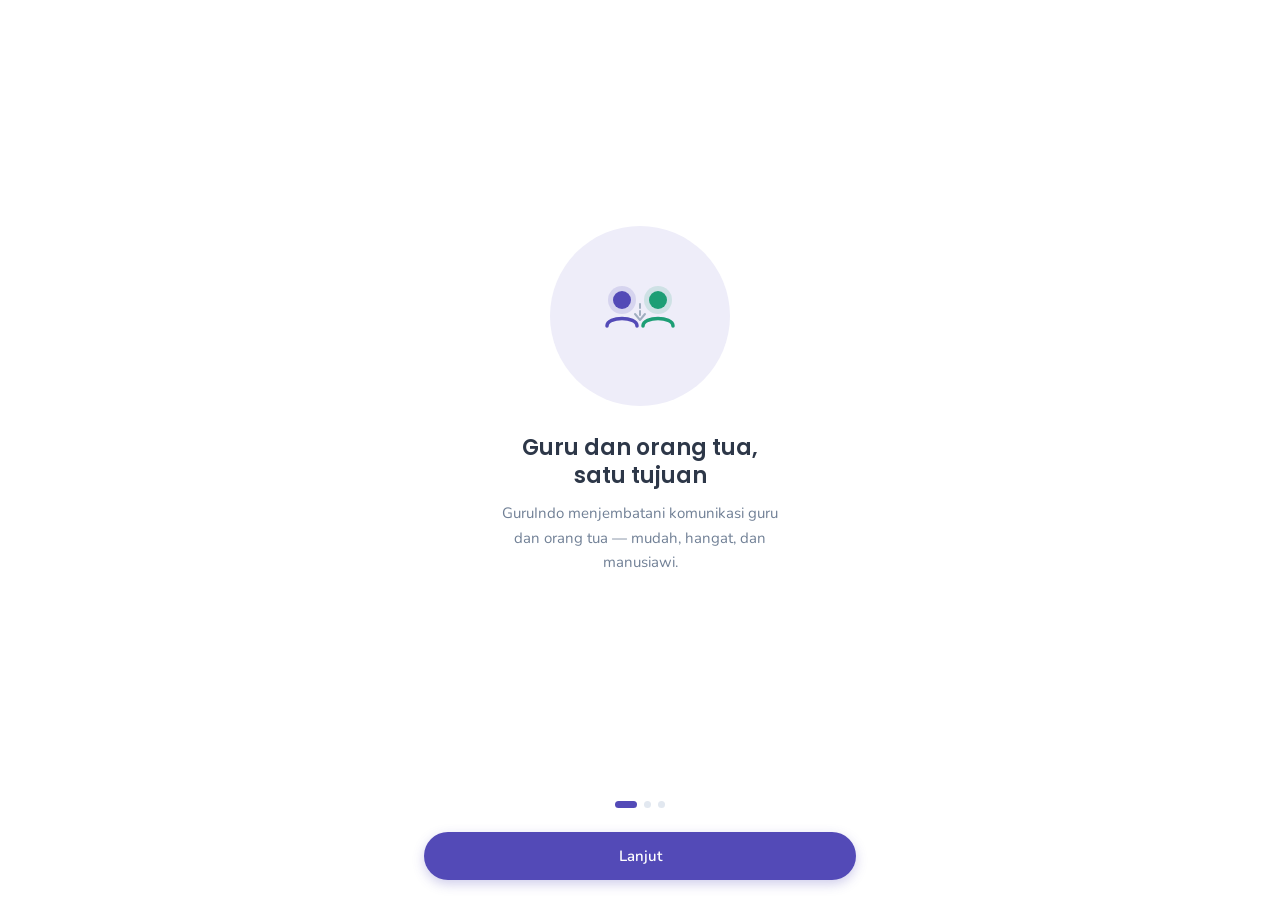
<file: pages/onboarding.html>
<!DOCTYPE html>
<html lang="id">
<head>
  <meta charset="UTF-8">
  <meta name="viewport" content="width=device-width, initial-scale=1.0, viewport-fit=cover">
  <meta name="theme-color" content="#534AB7">
  <title>GuruIndo — Selamat Datang</title>
  <link rel="icon" type="image/svg+xml" href="../favicon.svg">
  <link rel="apple-touch-icon" href="../favicon.svg">
  <link rel="stylesheet" href="../css/main.css">
  <link rel="stylesheet" href="../css/components.css">
  <link href="https://fonts.googleapis.com/css2?family=Poppins:wght@500;600&family=Nunito:wght@400;500;600&display=swap" rel="stylesheet">
  <style>
    body { background: white; overflow: hidden; }
    .ob-wrap {
      height: 100dvh;
      display: flex;
      flex-direction: column;
      max-width: 480px;
      margin: 0 auto;
    }
    .slides { flex: 1; position: relative; overflow: hidden; }
    .slide {
      position: absolute;
      inset: 0;
      display: flex;
      flex-direction: column;
      align-items: center;
      justify-content: center;
      padding: 32px 32px 16px;
      text-align: center;
      transition: transform 0.38s cubic-bezier(0.4,0,0.2,1),
                  opacity 0.38s ease;
      opacity: 0;
      transform: translateX(100%);
    }
    .slide.aktif { opacity: 1; transform: translateX(0); }
    .slide.keluar { opacity: 0; transform: translateX(-100%); }
    .slide-gambar {
      width: 180px;
      height: 180px;
      border-radius: 50%;
      display: flex;
      align-items: center;
      justify-content: center;
      margin-bottom: 28px;
    }
    .slide-judul {
      font-size: 22px;
      font-weight: 600;
      color: var(--teks-utama);
      margin-bottom: 10px;
      line-height: 1.3;
    }
    .slide-teks {
      font-size: 15px;
      color: var(--teks-muted);
      line-height: 1.65;
      max-width: 280px;
    }
    .indikator {
      display: flex;
      gap: 7px;
      justify-content: center;
      padding: 16px 0;
    }
    .dot {
      width: 7px;
      height: 7px;
      border-radius: 50%;
      background: var(--garis);
      transition: all 0.3s ease;
    }
    .dot.aktif {
      width: 22px;
      border-radius: 4px;
      background: var(--ungu);
    }
    .ob-bawah {
      padding: 8px 24px;
      padding-bottom: calc(20px + env(safe-area-inset-bottom));
      display: flex;
      flex-direction: column;
      gap: 10px;
    }
  </style>
</head>
<body>
<div class="ob-wrap">
  <div class="slides" id="slides">

    <!-- Slide 1 -->
    <div class="slide aktif" id="s0">
      <div class="slide-gambar" style="background:#EEEDF9">
        <svg width="96" height="96" viewBox="0 0 96 96" fill="none">
          <circle cx="30" cy="32" r="14" fill="#534AB7" opacity="0.15"/>
          <circle cx="30" cy="32" r="9" fill="#534AB7"/>
          <path d="M15 58c0-10 30-10 30 0" stroke="#534AB7" stroke-width="3.5" stroke-linecap="round" fill="none"/>
          <circle cx="66" cy="32" r="14" fill="#1D9E75" opacity="0.15"/>
          <circle cx="66" cy="32" r="9" fill="#1D9E75"/>
          <path d="M51 58c0-10 30-10 30 0" stroke="#1D9E75" stroke-width="3.5" stroke-linecap="round" fill="none"/>
          <path d="M48 36 L48 50" stroke="#A0AEC0" stroke-width="2" stroke-dasharray="4 3" stroke-linecap="round"/>
          <path d="M43 46 L48 52 L53 46" stroke="#A0AEC0" stroke-width="2" fill="none" stroke-linecap="round" stroke-linejoin="round"/>
        </svg>
      </div>
      <h2 class="slide-judul">Guru dan orang tua,<br>satu tujuan</h2>
      <p class="slide-teks">GuruIndo menjembatani komunikasi guru dan orang tua — mudah, hangat, dan manusiawi.</p>
    </div>

    <!-- Slide 2 -->
    <div class="slide" id="s1">
      <div class="slide-gambar" style="background:var(--teal-muda)">
        <svg width="96" height="96" viewBox="0 0 96 96" fill="none">
          <rect x="18" y="16" width="60" height="72" rx="10" fill="#1D9E75" opacity="0.1"/>
          <rect x="26" y="28" width="44" height="7" rx="3.5" fill="#1D9E75" opacity="0.35"/>
          <rect x="26" y="41" width="30" height="7" rx="3.5" fill="#1D9E75" opacity="0.35"/>
          <circle cx="70" cy="70" r="22" fill="white"/>
          <circle cx="70" cy="70" r="17" fill="#1D9E75"/>
          <path d="M62 70 L68 76 L79 62" stroke="white" stroke-width="3" stroke-linecap="round" stroke-linejoin="round" fill="none"/>
        </svg>
      </div>
      <h2 class="slide-judul">Hari tenang?<br>Tak perlu buka app</h2>
      <p class="slide-teks">GuruIndo hadir untuk meringankan beban guru, bukan menambahnya. Buka hanya saat ada yang perlu disampaikan.</p>
    </div>

    <!-- Slide 3 -->
    <div class="slide" id="s2">
      <div class="slide-gambar" style="background:#FFF0F0">
        <svg width="96" height="96" viewBox="0 0 96 96" fill="none">
          <circle cx="48" cy="30" r="16" fill="#534AB7" opacity="0.12"/>
          <circle cx="48" cy="30" r="11" fill="#534AB7"/>
          <path d="M28 62c0-14 40-14 40 0" stroke="#534AB7" stroke-width="3.5" stroke-linecap="round" fill="none"/>
          <path d="M20 76 Q48 58 76 76" stroke="#1D9E75" stroke-width="2.5" stroke-linecap="round" fill="none" stroke-dasharray="5 4"/>
          <circle cx="48" cy="78" r="4" fill="#1D9E75"/>
        </svg>
      </div>
      <h2 class="slide-judul">Pantau tumbuh kembang<br>anak dari rumah</h2>
      <p class="slide-teks">Orang tua bisa tahu kabar anak di sekolah kapan pun — tanpa harus menunggu akhir semester.</p>
    </div>

  </div>

  <!-- Indikator -->
  <div class="indikator">
    <div class="dot aktif" id="d0"></div>
    <div class="dot" id="d1"></div>
    <div class="dot" id="d2"></div>
  </div>

  <!-- Tombol -->
  <div class="ob-bawah">
    <button class="btn btn-utama btn-blok" id="btn-lanjut">Lanjut</button>
  </div>
</div>

<script>
  let aktif = 0
  const total = 3

  function ke(idx) {
    document.getElementById('s' + aktif).classList.remove('aktif')
    document.getElementById('s' + aktif).classList.add('keluar')
    document.getElementById('d' + aktif).classList.remove('aktif')

    aktif = idx
    const slide = document.getElementById('s' + aktif)
    slide.classList.remove('keluar')
    requestAnimationFrame(() => requestAnimationFrame(() =>
      slide.classList.add('aktif')
    ))
    document.getElementById('d' + aktif).classList.add('aktif')

    document.getElementById('btn-lanjut').textContent =
      aktif === total - 1 ? 'Mulai sekarang' : 'Lanjut'
  }

  document.getElementById('btn-lanjut').onclick = () => {
    if (aktif < total - 1) {
      ke(aktif + 1)
    } else {
      localStorage.setItem('gi_onboarding', '1')
      window.location.href = 'masuk.html'
    }
  }

  // Dukungan swipe
  let tx = 0
  const el = document.getElementById('slides')
  el.addEventListener('touchstart', e => { tx = e.touches[0].clientX }, { passive: true })
  el.addEventListener('touchend', e => {
    const diff = tx - e.changedTouches[0].clientX
    if (diff > 50 && aktif < total - 1) ke(aktif + 1)
    if (diff < -50 && aktif > 0) ke(aktif - 1)
  }, { passive: true })
</script>
</body>
</html>
</file>
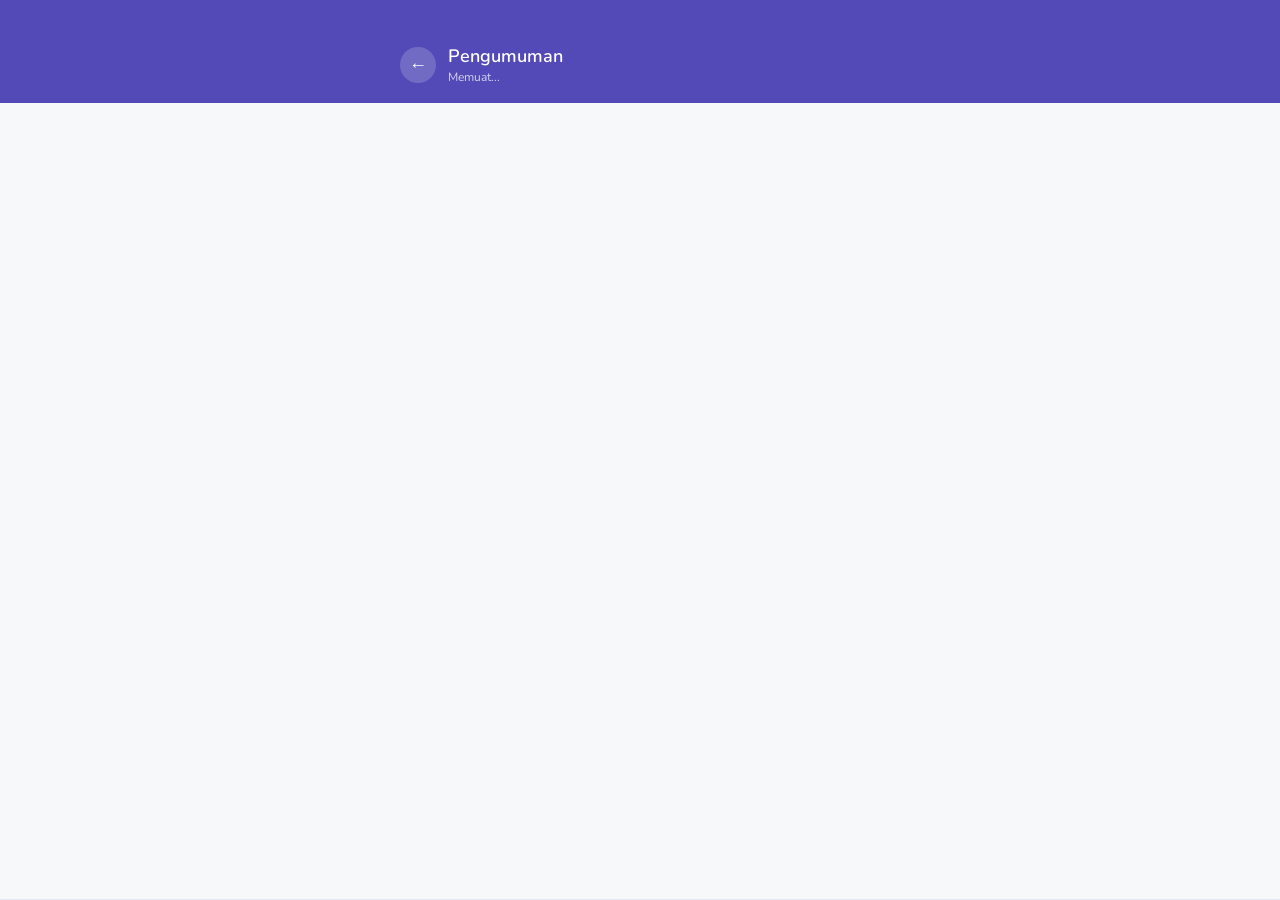
<file: pages/pengumuman.html>
<!DOCTYPE html>
<html lang="id">
<head>
  <meta charset="UTF-8">
  <meta name="viewport" content="width=device-width, initial-scale=1.0, viewport-fit=cover">
  <meta name="theme-color" content="#534AB7">
  <title>GuruIndo — Pengumuman</title>
  <link rel="icon" type="image/svg+xml" href="../favicon.svg">
  <link rel="apple-touch-icon" href="../favicon.svg">
  <link rel="stylesheet" href="../css/main.css">
  <link rel="stylesheet" href="../css/components.css">
  <link href="https://fonts.googleapis.com/css2?family=Poppins:wght@500;600&family=Nunito:wght@400;500;600&display=swap" rel="stylesheet">
  <style>
    body { background: var(--bg-abu); }

    .header {
      background: var(--ungu);
      padding: 44px max(16px, calc((100% - 480px) / 2)) 18px;
      padding-top: calc(44px + env(safe-area-inset-top));
      display: flex; align-items: center; gap: 12px;
    }
    .btn-kembali {
      width: 36px; height: 36px; border-radius: 50%;
      background: rgba(255,255,255,0.18); border: none; cursor: pointer;
      display: flex; align-items: center; justify-content: center;
      font-size: 18px; color: white; flex-shrink: 0;
      -webkit-tap-highlight-color: transparent;
    }
    .header-judul { color: white; font-size: 18px; font-weight: 600; }
    .header-sub   { color: rgba(255,255,255,0.75); font-size: 12px; margin-top: 1px; }

    .konten {
      padding: 16px;
      padding-bottom: calc(90px + env(safe-area-inset-bottom));
      max-width: 480px; margin: 0 auto;
    }

    /* Pemilih kelas (guru) */
    .pilih-kelas {
      width: 100%; padding: 12px 14px; font-size: 14px;
      border: 1.5px solid var(--garis); border-radius: var(--radius-sedang);
      background: white; color: var(--teks-utama);
      font-family: 'Nunito', sans-serif; margin-bottom: 12px;
      -webkit-appearance: none; appearance: none;
    }

    /* Kotak tulis (guru) */
    .kotak-tulis {
      background: white; border-radius: var(--radius-besar);
      padding: 14px; margin-bottom: 18px;
    }
    .kotak-tulis textarea {
      width: 100%; border: 1.5px solid var(--garis);
      border-radius: var(--radius-sedang); padding: 12px;
      font-size: 14px; font-family: 'Nunito', sans-serif;
      resize: none; color: var(--teks-utama); line-height: 1.5;
      box-sizing: border-box;
    }
    .kotak-tulis textarea:focus { outline: none; border-color: var(--ungu); }
    .baris-kirim {
      display: flex; align-items: center; justify-content: space-between;
      margin-top: 10px; gap: 10px;
    }
    .hint-searah { font-size: 11px; color: var(--teks-ringan); flex: 1; line-height: 1.4; }
    .btn-kirim {
      padding: 10px 18px; border: none; border-radius: var(--radius-sedang);
      background: var(--ungu); color: white; font-size: 14px; font-weight: 600;
      font-family: 'Nunito', sans-serif; cursor: pointer; flex-shrink: 0;
      -webkit-tap-highlight-color: transparent;
    }
    .btn-kirim:disabled { opacity: 0.55; cursor: default; }

    .seksi-judul {
      font-size: 13px; font-weight: 600; color: var(--teks-muted);
      text-transform: uppercase; letter-spacing: 0.06em; margin: 4px 0 10px;
    }

    /* Kartu pengumuman */
    .kartu-peng {
      background: white; border-radius: var(--radius-besar);
      padding: 14px 16px; margin-bottom: 10px;
    }
    .peng-atas {
      display: flex; align-items: center; justify-content: space-between;
      margin-bottom: 6px;
    }
    .peng-pengirim { font-size: 13px; font-weight: 600; color: var(--ungu); }
    .peng-waktu    { font-size: 11px; color: var(--teks-ringan); flex-shrink: 0; }
    .peng-isi      { font-size: 14px; color: var(--teks-utama); line-height: 1.55; white-space: pre-wrap; word-break: break-word; }

    .skeleton {
      background: linear-gradient(90deg,#f0f0f0 25%,#e8e8e8 50%,#f0f0f0 75%);
      background-size: 200% 100%; animation: shimmer 1.3s infinite;
      border-radius: var(--radius-besar); height: 78px; margin-bottom: 10px;
    }
    @keyframes shimmer { 0% { background-position: -200% 0; } 100% { background-position: 200% 0; } }

    .bottom-nav {
      position: fixed; bottom: 0; left: 0; right: 0;
      background: white; border-top: 1px solid var(--garis);
      display: flex; z-index: 50; padding-bottom: env(safe-area-inset-bottom);
    }
    .bottom-nav-inner { display: flex; width: 100%; max-width: 480px; margin: 0 auto; }
    .nav-item {
      flex: 1; display: flex; flex-direction: column; align-items: center;
      padding: 10px 6px; border: none; background: none; cursor: pointer;
      gap: 3px; opacity: 0.4; -webkit-tap-highlight-color: transparent;
    }
    .nav-item.aktif { opacity: 1; }
    .nav-icon  { font-size: 20px; line-height: 1; }
    .nav-label { font-size: 10px; font-weight: 600; color: var(--teks-muted); font-family: 'Nunito', sans-serif; }
    .nav-item.aktif .nav-label { color: var(--warna-aktif); }
  </style>
</head>
<body>

<div class="header">
  <button class="btn-kembali" id="btn-kembali" aria-label="Kembali">←</button>
  <div>
    <div class="header-judul">Pengumuman</div>
    <div class="header-sub" id="header-sub">Memuat...</div>
  </div>
</div>

<div class="konten">

  <!-- ── BAGIAN GURU (tulis) — disembunyikan untuk ortu ── -->
  <div id="area-guru" style="display:none">
    <select class="pilih-kelas" id="pilih-kelas">
      <option value="">Pilih kelas...</option>
    </select>

    <div class="kotak-tulis">
      <textarea id="in-isi" rows="3" placeholder="Tulis pengumuman untuk semua ortu di kelas ini..."></textarea>
      <div class="baris-kirim">
        <span class="hint-searah">Pengumuman bersifat satu arah — ortu hanya membaca, tidak membalas.</span>
        <button class="btn-kirim" id="btn-kirim">Kirim</button>
      </div>
    </div>
  </div>

  <!-- ── BAGIAN ORTU (pilih kelas anak) — disembunyikan untuk guru ── -->
  <div id="area-ortu" style="display:none">
    <select class="pilih-kelas" id="pilih-kelas-ortu">
      <option value="">Pilih kelas anak...</option>
    </select>
  </div>

  <div class="seksi-judul" id="seksi-judul" style="display:none">Pengumuman terbaru</div>

  <!-- Loading -->
  <div id="el-loading" style="display:none">
    <div class="skeleton"></div>
    <div class="skeleton" style="opacity:0.6"></div>
  </div>

  <!-- Daftar pengumuman -->
  <div id="el-daftar" style="display:none"></div>

  <!-- Empty -->
  <div id="el-kosong" class="state-kosong" style="display:none">
    <div class="state-kosong-ikon">📢</div>
    <div class="state-kosong-judul">Belum ada pengumuman</div>
    <div class="state-kosong-teks" id="kosong-teks">Pengumuman dari guru akan muncul di sini.</div>
  </div>

  <!-- Belum pilih kelas -->
  <div id="el-pilih" class="state-kosong" style="display:none">
    <div class="state-kosong-ikon">👆</div>
    <div class="state-kosong-judul">Pilih kelas dulu</div>
    <div class="state-kosong-teks">Pilih kelas di atas untuk melihat atau menulis pengumuman.</div>
  </div>

  <!-- Error -->
  <div id="el-error" class="state-kosong" style="display:none">
    <div class="state-kosong-ikon">😕</div>
    <div class="state-kosong-judul">Koneksi bermasalah</div>
    <div class="state-kosong-teks">Tidak bisa memuat pengumuman. Cek koneksi, lalu coba lagi.</div>
    <button class="btn btn-utama" id="btn-retry">Coba Lagi</button>
  </div>

</div>

<nav class="bottom-nav" id="bottom-nav"></nav>

<script type="module">
  import { supabase } from '../js/supabase.js'
  import { toast } from '../js/ui.js'

  ;(async () => {

  const { data: { user } } = await supabase.auth.getUser()
  if (!user) { window.location.href = 'masuk.html'; return }

  const { data: profil, error: errProfil } = await supabase
    .from('profil').select('nama, peran').eq('id', user.id).maybeSingle()
  if (errProfil) {
    document.getElementById('header-sub').textContent = 'Gagal memuat'
    document.getElementById('el-loading').style.display = 'none'
    document.getElementById('btn-retry').setAttribute('onclick', 'location.reload()')
    document.getElementById('el-error').style.display = 'flex'
    return
  }
  if (!profil) { window.location.href = 'pilih-peran.html'; return }

  const peran = profil.peran
  const warnaAktif = peran === 'guru' ? '#534AB7' : '#1D9E75'
  document.documentElement.style.setProperty('--warna-aktif', warnaAktif)
  document.getElementById('header-sub').textContent =
    peran === 'guru' ? 'Kirim kabar ke semua ortu' : 'Kabar dari sekolah'

  // ── Helper tampilan ──
  const elLoading = document.getElementById('el-loading')
  const elDaftar  = document.getElementById('el-daftar')
  const elKosong  = document.getElementById('el-kosong')
  const elPilih   = document.getElementById('el-pilih')
  const elError   = document.getElementById('el-error')
  const seksi     = document.getElementById('seksi-judul')

  function sembunyiSemua() {
    elLoading.style.display = 'none'
    elDaftar.style.display  = 'none'
    elKosong.style.display  = 'none'
    elPilih.style.display   = 'none'
    elError.style.display   = 'none'
    seksi.style.display     = 'none'
  }

  function waktuRamah(iso) {
    const d = new Date(iso)
    const kini = new Date()
    const beda = (kini - d) / 1000
    if (beda < 60)    return 'Baru saja'
    if (beda < 3600)  return Math.floor(beda / 60) + ' mnt lalu'
    if (beda < 86400) return Math.floor(beda / 3600) + ' jam lalu'
    return d.toLocaleDateString('id-ID', { day: 'numeric', month: 'short' })
  }

  // Anti-XSS sederhana untuk isi pesan
  function aman(teks) {
    const div = document.createElement('div')
    div.textContent = teks
    return div.innerHTML
  }

  let kelasTerpilih = ''

  // ── Muat daftar pengumuman untuk kelas terpilih ──
  async function muatDaftar() {
    if (!kelasTerpilih) { sembunyiSemua(); elPilih.style.display = 'flex'; return }

    sembunyiSemua()
    elLoading.style.display = 'block'

    const { data, error } = await supabase
      .from('pesan')
      .select('id, isi, dibuat_pada, pengirim_id, profil:pengirim_id ( nama )')
      .eq('jenis', 'pengumuman')
      .eq('kelas_id', kelasTerpilih)
      .order('dibuat_pada', { ascending: false })

    sembunyiSemua()

    if (error) { elError.style.display = 'flex'; console.error('muat pengumuman:', error); return }

    seksi.style.display = 'block'

    if (!data || data.length === 0) {
      elKosong.style.display = 'flex'
      document.getElementById('kosong-teks').textContent =
        peran === 'guru'
          ? 'Belum ada pengumuman di kelas ini. Tulis yang pertama di atas.'
          : 'Belum ada pengumuman dari guru untuk kelas ini.'
      return
    }

    elDaftar.style.display = 'block'
    elDaftar.innerHTML = ''
    data.forEach(p => {
      const nama = p.profil?.nama || 'Guru'
      const el = document.createElement('div')
      el.className = 'kartu-peng'
      el.innerHTML = `
        <div class="peng-atas">
          <span class="peng-pengirim">${aman(nama)}</span>
          <span class="peng-waktu">${waktuRamah(p.dibuat_pada)}</span>
        </div>
        <div class="peng-isi">${aman(p.isi)}</div>
      `
      elDaftar.appendChild(el)
    })
  }
  window.muatDaftar = muatDaftar
  document.getElementById('btn-retry').addEventListener('click', muatDaftar)

  // ── Isi dropdown kelas ──
  async function isiDropdown(selectEl, daftarKelas) {
    daftarKelas.forEach(k => {
      const opt = document.createElement('option')
      opt.value = k.id
      opt.textContent = k.nama_kelas + (k.sekolah ? ' · ' + k.sekolah : '')
      selectEl.appendChild(opt)
    })
    // Kalau cuma satu kelas, langsung pilih
    if (daftarKelas.length === 1) {
      selectEl.value = daftarKelas[0].id
      kelasTerpilih = daftarKelas[0].id
      muatDaftar()
    }
  }

  if (peran === 'guru') {
    document.getElementById('area-guru').style.display = 'block'
    const sel = document.getElementById('pilih-kelas')

    const { data, error } = await supabase
      .from('guru_kelas')
      .select('kelas ( id, nama_kelas, sekolah ( nama ) )')
      .eq('guru_id', user.id)

    if (error || !data) {
      sembunyiSemua(); elError.style.display = 'flex'
    } else {
      const kelasList = data.map(g => ({
        id: g.kelas.id, nama_kelas: g.kelas.nama_kelas, sekolah: g.kelas.sekolah?.nama || ''
      }))
      if (kelasList.length === 0) {
        sembunyiSemua(); elKosong.style.display = 'flex'
        document.getElementById('kosong-teks').textContent =
          'Kamu belum punya kelas. Daftarkan kelas dulu di Beranda.'
        document.getElementById('area-guru').style.display = 'none'
      } else {
        await isiDropdown(sel, kelasList)
        if (kelasList.length > 1) { sembunyiSemua(); elPilih.style.display = 'flex' }
      }
    }

    sel.addEventListener('change', () => { kelasTerpilih = sel.value; muatDaftar() })

    // ── Kirim pengumuman ──
    const btnKirim = document.getElementById('btn-kirim')
    const inIsi = document.getElementById('in-isi')
    btnKirim.addEventListener('click', async () => {
      const isi = inIsi.value.trim()
      if (!kelasTerpilih) { toast('Pilih kelas dulu ya', 'peringatan'); return }
      if (!isi) { toast('Isi pengumuman belum ditulis', 'peringatan'); return }

      btnKirim.disabled = true
      btnKirim.textContent = 'Mengirim...'

      const { data: hasil, error } = await supabase
        .rpc('kirim_pengumuman', { p_kelas_id: kelasTerpilih, p_isi: isi })

      btnKirim.disabled = false
      btnKirim.textContent = 'Kirim'

      if (error) {
        toast(error.message || 'Gagal mengirim. Coba lagi.', 'error')
        console.error('kirim_pengumuman:', error)
        return
      }
      inIsi.value = ''
      toast('Pengumuman terkirim 📢', 'sukses')
      muatDaftar()
    })

  } else {
    // ── ORTU ──
    document.getElementById('area-ortu').style.display = 'block'
    const sel = document.getElementById('pilih-kelas-ortu')

    const { data, error } = await supabase
      .from('ortu_murid')
      .select('murid ( kelas ( id, nama_kelas, sekolah ( nama ) ) )')
      .eq('ortu_id', user.id)

    if (error || !data) {
      sembunyiSemua(); elError.style.display = 'flex'
    } else {
      // Kumpulkan kelas unik dari anak-anak
      const peta = {}
      data.forEach(r => {
        const k = r.murid?.kelas
        if (k && !peta[k.id]) peta[k.id] = { id: k.id, nama_kelas: k.nama_kelas, sekolah: k.sekolah?.nama || '' }
      })
      const kelasList = Object.values(peta)
      if (kelasList.length === 0) {
        sembunyiSemua(); elKosong.style.display = 'flex'
        document.getElementById('kosong-teks').textContent =
          'Belum ada anak terhubung. Masukkan kode anak di Beranda dulu.'
        document.getElementById('area-ortu').style.display = 'none'
      } else {
        await isiDropdown(sel, kelasList)
        if (kelasList.length > 1) { sembunyiSemua(); elPilih.style.display = 'flex' }
      }
    }

    sel.addEventListener('change', () => { kelasTerpilih = sel.value; muatDaftar() })
  }

  // ── Bottom nav (beda warna per peran) ──
  const beranda = peran === 'guru' ? 'beranda-guru.html' : 'beranda-ortu.html'
  const absensiBtn = peran === 'guru'
    ? `<button class="nav-item" onclick="window.location.replace('absensi.html')"><span class="nav-icon">✅</span><span class="nav-label">Absensi</span></button>`
    : ''
  document.getElementById('bottom-nav').innerHTML = `<div class="bottom-nav-inner">
    <button class="nav-item" onclick="window.location.replace('${beranda}')">
      <span class="nav-icon">🏠</span><span class="nav-label">Beranda</span>
    </button>
    <button class="nav-item aktif">
      <span class="nav-icon">📢</span><span class="nav-label">Pengumuman</span>
    </button>
    ${absensiBtn}
    <button class="nav-item" onclick="window.location.replace('catatan-list.html')">
      <span class="nav-icon">💬</span><span class="nav-label">Catatan</span>
    </button>
    <button class="nav-item" onclick="window.location.replace('${beranda}')">
      <span class="nav-icon">👤</span><span class="nav-label">Profil</span>
    </button>
  </div>`
  document.getElementById('btn-kembali').addEventListener('click', () => {
    window.location.replace(beranda)
  })

  })()
</script>
</body>
</html>
</file>
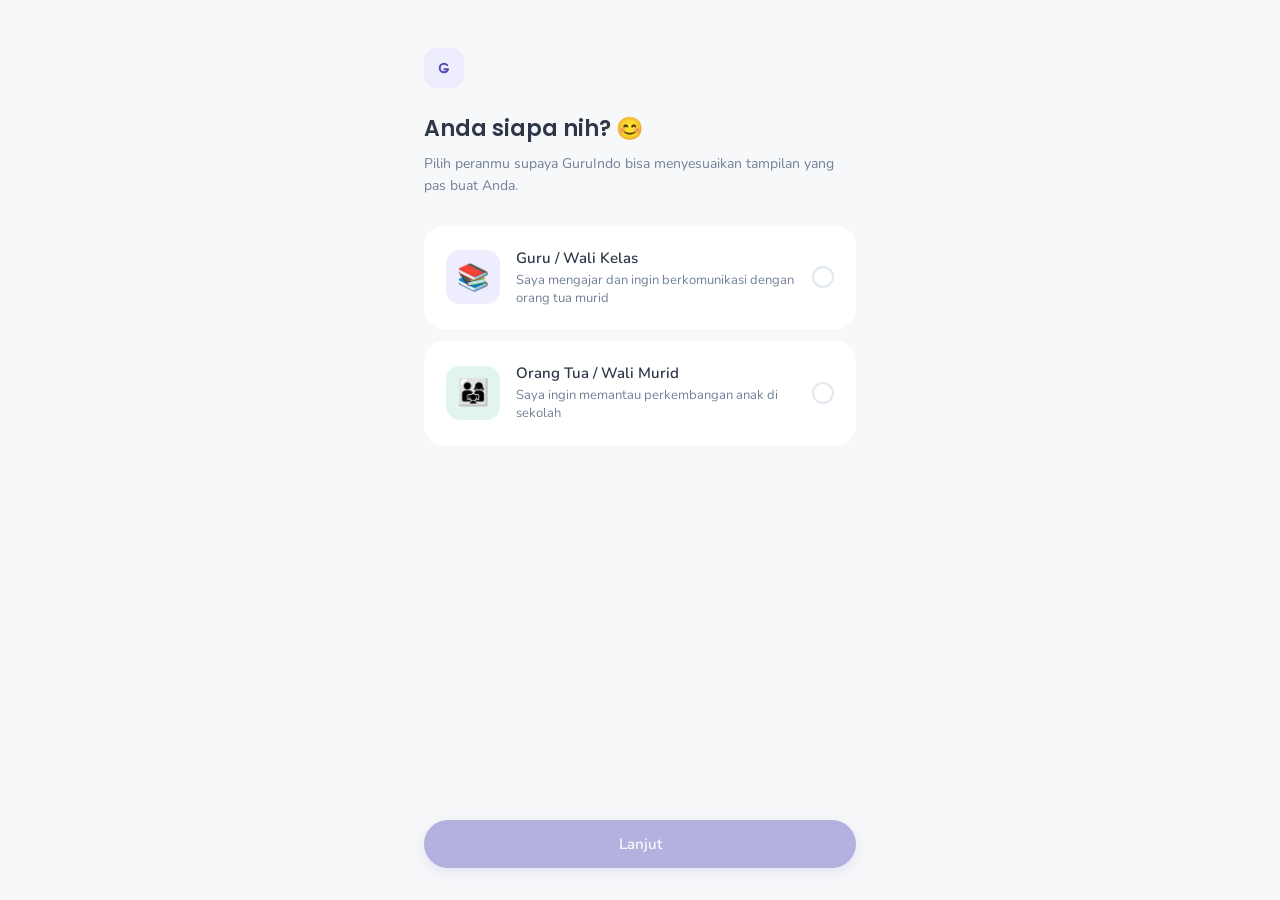
<file: pages/pilih-peran.html>
<!DOCTYPE html>
<html lang="id">
<head>
  <meta charset="UTF-8">
  <meta name="viewport" content="width=device-width, initial-scale=1.0, viewport-fit=cover">
  <meta name="theme-color" content="#534AB7">
  <title>GuruIndo — Anda Siapa?</title>
  <link rel="icon" type="image/svg+xml" href="../favicon.svg">
  <link rel="apple-touch-icon" href="../favicon.svg">
  <link rel="stylesheet" href="../css/main.css">
  <link rel="stylesheet" href="../css/components.css">
  <link href="https://fonts.googleapis.com/css2?family=Poppins:wght@500;600&family=Nunito:wght@400;500;600&display=swap" rel="stylesheet">
  <style>
    body { background: var(--bg-abu); }
    .wrap {
      min-height: 100dvh;
      display: flex;
      flex-direction: column;
      max-width: 480px;
      margin: 0 auto;
      padding: 48px 24px 32px;
      padding-bottom: calc(32px + env(safe-area-inset-bottom));
    }
    .kartu-peran {
      background: white;
      border-radius: var(--radius-besar);
      padding: 20px;
      cursor: pointer;
      border: 2px solid transparent;
      transition: all 0.2s ease;
      display: flex;
      align-items: center;
      gap: 16px;
      -webkit-tap-highlight-color: transparent;
    }
    .kartu-peran:active { transform: scale(0.98); }
    .kartu-peran.dipilih-guru {
      border-color: var(--ungu);
      background: #FAFAFE;
    }
    .kartu-peran.dipilih-ortu {
      border-color: var(--teal);
      background: #FAFFFE;
    }
    .ikon-peran {
      width: 54px;
      height: 54px;
      border-radius: 14px;
      display: flex;
      align-items: center;
      justify-content: center;
      font-size: 26px;
      flex-shrink: 0;
    }
    .peran-teks { flex: 1; }
    .peran-nama { font-size: 15px; font-weight: 600; color: var(--teks-utama); margin-bottom: 3px; }
    .peran-desc { font-size: 13px; color: var(--teks-muted); line-height: 1.4; }
    .centang {
      width: 22px;
      height: 22px;
      border-radius: 50%;
      border: 2px solid var(--garis);
      flex-shrink: 0;
      display: flex;
      align-items: center;
      justify-content: center;
      transition: all 0.2s;
      font-size: 11px;
      color: transparent;
    }
    .dipilih-guru .centang { background: var(--ungu); border-color: var(--ungu); color: white; }
    .dipilih-ortu .centang { background: var(--teal); border-color: var(--teal); color: white; }
  </style>
</head>
<body>
<div class="wrap">

  <!-- Ikon kecil GuruIndo -->
  <div style="width:40px;height:40px;background:#EEEDFE;border-radius:12px;
    display:flex;align-items:center;justify-content:center;margin-bottom:24px">
    <svg width="22" height="22" viewBox="0 0 36 36" fill="none">
      <path d="M23.2 13.22 C21.94 11.81 20.11 10.97 18 10.97 C14.06 10.97 10.97 14.13 10.97 18 C10.97 21.87 14.06 25.03 18 25.03 C21.09 25.03 23.77 22.99 24.68 20.11 H18.42"
        stroke="#534AB7" stroke-width="3.23"
        stroke-linecap="round" stroke-linejoin="round" fill="none"/>
    </svg>
  </div>

  <h1 style="font-size:22px;font-weight:600;color:var(--teks-utama);margin-bottom:8px">
    Anda siapa nih? 😊
  </h1>
  <p style="font-size:14px;color:var(--teks-muted);margin-bottom:28px;line-height:1.6">
    Pilih peranmu supaya GuruIndo bisa menyesuaikan tampilan yang pas buat Anda.
  </p>

  <!-- Kartu Guru -->
  <div class="kartu-peran" id="k-guru" onclick="pilih('guru')" style="margin-bottom:12px">
    <div class="ikon-peran" style="background:#EEEDFE">📚</div>
    <div class="peran-teks">
      <div class="peran-nama">Guru / Wali Kelas</div>
      <div class="peran-desc">Saya mengajar dan ingin berkomunikasi dengan orang tua murid</div>
    </div>
    <div class="centang" id="c-guru">✓</div>
  </div>

  <!-- Kartu Ortu -->
  <div class="kartu-peran" id="k-ortu" onclick="pilih('ortu')">
    <div class="ikon-peran" style="background:var(--teal-muda)">👨‍👩‍👧</div>
    <div class="peran-teks">
      <div class="peran-nama">Orang Tua / Wali Murid</div>
      <div class="peran-desc">Saya ingin memantau perkembangan anak di sekolah</div>
    </div>
    <div class="centang" id="c-ortu">✓</div>
  </div>

  <div style="flex:1"></div>

  <!-- Kotak error -->
  <div class="error-kotak" id="err" style="margin-bottom:12px"></div>

  <button class="btn btn-utama btn-blok" id="btn-lanjut"
    disabled style="opacity:0.4" onclick="lanjut()">
    Lanjut
  </button>

</div>

<script type="module">
  import { supabase } from '../js/supabase.js'
  import { toast, loading } from '../js/ui.js'

  // Pastikan sudah login
  const { data: { user } } = await supabase.auth.getUser()
  if (!user) { window.location.href = 'masuk.html'; }

  let dipilih = null

  window.pilih = function(peran) {
    dipilih = peran

    // Reset semua
    document.getElementById('k-guru').className = 'kartu-peran'
    document.getElementById('k-ortu').className = 'kartu-peran'

    // Tandai yang dipilih
    if (peran === 'guru') {
      document.getElementById('k-guru').classList.add('dipilih-guru')
    } else {
      document.getElementById('k-ortu').classList.add('dipilih-ortu')
    }

    // Aktifkan tombol lanjut
    const btn = document.getElementById('btn-lanjut')
    btn.disabled = false
    btn.style.opacity = '1'
    document.getElementById('err').classList.remove('tampil')
  }

  window.lanjut = async function() {
    if (!dipilih) return

    loading(true, 'Menyimpan profil...')

    // Ambil nama dari metadata user atau dari localStorage (simpan saat daftar)
    const nama = user.user_metadata?.nama
      || user.user_metadata?.full_name
      || localStorage.getItem('gi_nama_tmp')
      || 'Pengguna GuruIndo'

    const { error } = await supabase.from('profil').insert({
      id: user.id,
      nama: nama,
      peran: dipilih
    })

    loading(false)

    if (error) {
      // Kalau sudah ada (misalnya user balik ke sini), update saja
      if (error.code === '23505') {
        const { error: errUpdate } = await supabase
          .from('profil')
          .update({ peran: dipilih })
          .eq('id', user.id)

        if (errUpdate) {
          document.getElementById('err').textContent =
            'Aduh, gagal menyimpan. Coba lagi ya?'
          document.getElementById('err').classList.add('tampil')
          return
        }
      } else {
        document.getElementById('err').textContent =
          'Aduh, ada yang tidak beres. Coba lagi ya?'
        document.getElementById('err').classList.add('tampil')
        return
      }
    }

    localStorage.removeItem('gi_nama_tmp')
    toast('Profil tersimpan! 🌱', 'sukses')

    setTimeout(() => {
      window.location.href = dipilih === 'guru'
        ? 'beranda-guru.html'
        : 'beranda-ortu.html'
    }, 700)
  }
</script>
</body>
</html>
</file>
<file: css/main.css>
/* =============================================
   GURUINDO — CSS UTAMA
   Warna: Ungu #534AB7, Teal #1D9E75
   Font: Poppins (judul) + Nunito (teks)
   ============================================= */

:root {
  --ungu:        #534AB7;
  --ungu-muda:   #EEEDFE;
  --ungu-gelap:  #3C3489;
  --teal:        #1D9E75;
  --teal-muda:   #E1F5EE;
  --teal-gelap:  #0F6E56;

  --teks-utama:  #2D3748;
  --teks-muted:  #718096;
  --teks-ringan: #A0AEC0;

  --bg-putih:    #FFFFFF;
  --bg-abu:      #F7F8FA;
  --garis:       #E2E8F0;

  --shadow-halus:  0 1px 3px rgba(0,0,0,0.08);
  --shadow-sedang: 0 4px 12px rgba(0,0,0,0.12);

  --radius-kecil:  8px;
  --radius-sedang: 12px;
  --radius-besar:  20px;
  --radius-bulat:  999px;
}

/* Reset */
*, *::before, *::after { box-sizing: border-box; margin: 0; padding: 0; }
html { -webkit-text-size-adjust: 100%; }
body {
  font-family: 'Nunito', sans-serif;
  font-size: 15px;
  color: var(--teks-utama);
  background: var(--bg-abu);
  min-height: 100vh;
  min-height: 100dvh;
  -webkit-font-smoothing: antialiased;
}
h1, h2, h3, h4 { font-family: 'Poppins', sans-serif; }
a { text-decoration: none; color: inherit; }
button { cursor: pointer; border: none; background: none; font-family: inherit; }
input, textarea, select { font-family: inherit; }

/* Animasi */
@keyframes gi-spin {
  to { transform: rotate(360deg); }
}
@keyframes gi-bounce {
  0%, 80%, 100% { transform: scale(0.6); opacity: 0.3; }
  40%           { transform: scale(1);   opacity: 1; }
}
@keyframes gi-fadein {
  from { opacity: 0; transform: translateY(6px); }
  to   { opacity: 1; transform: translateY(0); }
}

/* =============================================
   SPLASH SCREEN
   ============================================= */
.splash-page {
  background: linear-gradient(145deg, #534AB7 0%, #3C3489 100%);
  display: flex;
  align-items: center;
  justify-content: center;
  overflow: hidden;
}
.splash-wrap {
  display: flex;
  flex-direction: column;
  align-items: center;
  gap: 12px;
  padding: 40px 24px;
  animation: gi-fadein 0.5s ease;
}
.splash-brand {
  font-size: 28px;
  font-weight: 600;
  color: white;
  letter-spacing: -0.3px;
}
.splash-tagline {
  font-size: 14px;
  color: rgba(255,255,255,0.7);
  font-weight: 500;
}
.splash-dots {
  display: flex;
  gap: 6px;
  margin-top: 36px;
}
.splash-dots span {
  width: 8px;
  height: 8px;
  border-radius: 50%;
  background: rgba(255,255,255,0.55);
  animation: gi-bounce 1.4s ease-in-out infinite;
}
.splash-dots span:nth-child(2) { animation-delay: 0.2s; }
.splash-dots span:nth-child(3) { animation-delay: 0.4s; }
</file>
<file: css/components.css>
/* =============================================
   GURUINDO — KOMPONEN UI
   ============================================= */

/* Tombol */
.btn {
  display: inline-flex;
  align-items: center;
  justify-content: center;
  gap: 8px;
  padding: 14px 24px;
  font-family: 'Nunito', sans-serif;
  font-size: 15px;
  font-weight: 600;
  border-radius: var(--radius-bulat);
  transition: all 0.18s ease;
  -webkit-tap-highlight-color: transparent;
  outline: none;
}
.btn:active { transform: scale(0.97); }
.btn:disabled { opacity: 0.45; pointer-events: none; }

.btn-utama {
  background: var(--ungu);
  color: white;
  box-shadow: 0 4px 12px rgba(83,74,183,0.28);
}
.btn-teal {
  background: var(--teal);
  color: white;
  box-shadow: 0 4px 12px rgba(29,158,117,0.28);
}
.btn-outline {
  border: 1.5px solid var(--garis);
  color: var(--teks-muted);
  background: white;
}
.btn-ghost { color: var(--teks-muted); }
.btn-blok { width: 100%; }

/* Input */
.input-grup { display: flex; flex-direction: column; gap: 6px; }
.input-label {
  font-size: 12px;
  font-weight: 700;
  color: var(--teks-muted);
  text-transform: uppercase;
  letter-spacing: 0.6px;
}
.input-field {
  width: 100%;
  padding: 13px 16px;
  border: 1.5px solid var(--garis);
  border-radius: var(--radius-sedang);
  font-size: 15px;
  color: var(--teks-utama);
  background: white;
  outline: none;
  transition: border-color 0.2s;
  -webkit-appearance: none;
}
.input-field:focus { border-color: var(--ungu); }
.input-field::placeholder { color: var(--teks-ringan); }

/* Kotak error */
.error-kotak {
  background: #FFF5F5;
  border: 1px solid #FED7D7;
  border-radius: var(--radius-sedang);
  padding: 11px 14px;
  font-size: 13px;
  color: #C53030;
  display: none;
  line-height: 1.5;
}
.error-kotak.tampil { display: block; }

/* Kartu */
.kartu {
  background: white;
  border-radius: var(--radius-besar);
  padding: 20px;
  box-shadow: var(--shadow-halus);
}

/* Layout halaman */
.halaman {
  min-height: 100dvh;
  display: flex;
  flex-direction: column;
  max-width: 480px;
  margin: 0 auto;
}
.konten-tengah {
  flex: 1;
  display: flex;
  flex-direction: column;
  align-items: center;
  justify-content: center;
  padding: 24px;
}
.konten-scroll {
  flex: 1;
  overflow-y: auto;
  padding: 16px;
  padding-bottom: calc(80px + env(safe-area-inset-bottom));
}

/* Header */
.header-halaman {
  padding: 14px 20px;
  display: flex;
  align-items: center;
  gap: 12px;
  background: white;
  border-bottom: 1px solid var(--garis);
  position: sticky;
  top: 0;
  z-index: 10;
}
.header-judul { font-size: 16px; font-weight: 600; }
.btn-kembali {
  width: 36px; height: 36px;
  display: flex; align-items: center; justify-content: center;
  border-radius: var(--radius-sedang);
  background: var(--bg-abu);
  color: var(--teks-muted);
  font-size: 18px;
}

/* Nav bawah */
.nav-bawah {
  position: fixed;
  bottom: 0;
  left: 50%;
  transform: translateX(-50%);
  width: 100%;
  max-width: 480px;
  background: white;
  border-top: 1px solid var(--garis);
  display: flex;
  padding: 8px 0;
  padding-bottom: calc(8px + env(safe-area-inset-bottom));
  z-index: 100;
}
.nav-item {
  flex: 1;
  display: flex;
  flex-direction: column;
  align-items: center;
  gap: 3px;
  padding: 4px;
  color: var(--teks-ringan);
  font-size: 10px;
  font-weight: 600;
  transition: color 0.2s;
  cursor: pointer;
  -webkit-tap-highlight-color: transparent;
}
.nav-item.aktif { color: var(--ungu); }
.nav-ikon { font-size: 22px; line-height: 1; }

/* Chip */
.chip {
  display: inline-flex;
  align-items: center;
  gap: 4px;
  padding: 4px 10px;
  border-radius: var(--radius-bulat);
  font-size: 12px;
  font-weight: 600;
  background: #EEEDF9;
  color: var(--ungu);
}
.chip-teal { background: var(--teal-muda); color: var(--teal-gelap); }

/* State kosong */
.state-kosong {
  display: flex;
  flex-direction: column;
  align-items: center;
  gap: 12px;
  padding: 48px 24px;
  text-align: center;
}
.state-kosong-ikon { font-size: 52px; }
.state-kosong-judul { font-size: 16px; font-weight: 600; color: var(--teks-utama); }
.state-kosong-teks { font-size: 14px; color: var(--teks-muted); line-height: 1.6; max-width: 260px; }

/* Divider */
.divider { height: 1px; background: var(--garis); margin: 16px 0; }

/* Tab switcher */
.tab-wrap {
  display: flex;
  background: var(--bg-abu);
  border-radius: var(--radius-sedang);
  padding: 4px;
}
.tab {
  flex: 1;
  padding: 10px;
  text-align: center;
  border-radius: var(--radius-kecil);
  font-size: 14px;
  font-weight: 600;
  color: var(--teks-muted);
  transition: all 0.2s;
  cursor: pointer;
}
.tab.aktif {
  background: white;
  color: var(--ungu);
  box-shadow: var(--shadow-halus);
}
</file>
